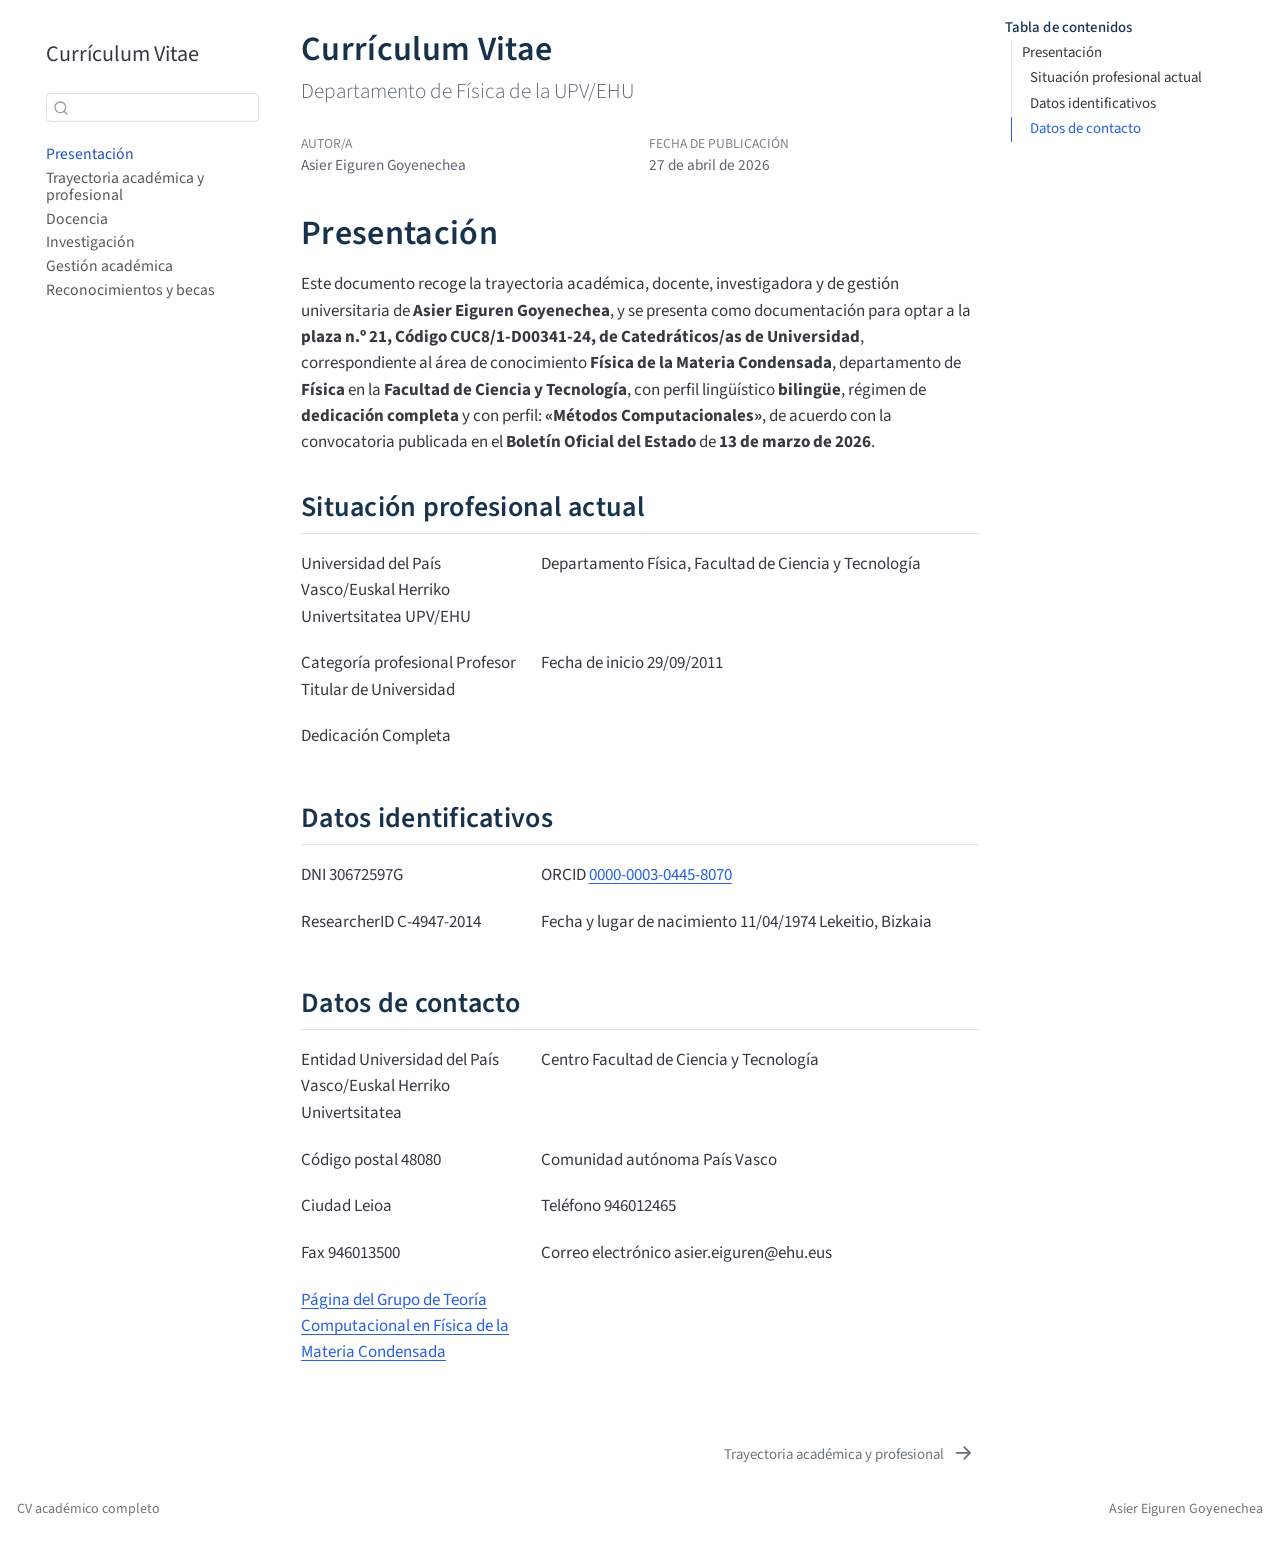
<file: index.html>
<!DOCTYPE html>
<html xmlns="http://www.w3.org/1999/xhtml" lang="es" xml:lang="es"><head>

<meta charset="utf-8">
<meta name="generator" content="quarto-1.8.25">

<meta name="viewport" content="width=device-width, initial-scale=1.0, user-scalable=yes">

<meta name="author" content="Asier Eiguren Goyenechea">

<title>Currículum Vitae</title>
<style>
code{white-space: pre-wrap;}
span.smallcaps{font-variant: small-caps;}
div.columns{display: flex; gap: min(4vw, 1.5em);}
div.column{flex: auto; overflow-x: auto;}
div.hanging-indent{margin-left: 1.5em; text-indent: -1.5em;}
ul.task-list{list-style: none;}
ul.task-list li input[type="checkbox"] {
  width: 0.8em;
  margin: 0 0.8em 0.2em -1em; /* quarto-specific, see https://github.com/quarto-dev/quarto-cli/issues/4556 */ 
  vertical-align: middle;
}
</style>


<script src="site_libs/quarto-nav/quarto-nav.js"></script>
<script src="site_libs/quarto-nav/headroom.min.js"></script>
<script src="site_libs/clipboard/clipboard.min.js"></script>
<script src="site_libs/quarto-search/autocomplete.umd.js"></script>
<script src="site_libs/quarto-search/fuse.min.js"></script>
<script src="site_libs/quarto-search/quarto-search.js"></script>
<meta name="quarto:offset" content="./">
<link href="./01-trayectoria.html" rel="next">
<script src="site_libs/quarto-html/quarto.js" type="module"></script>
<script src="site_libs/quarto-html/tabsets/tabsets.js" type="module"></script>
<script src="site_libs/quarto-html/axe/axe-check.js" type="module"></script>
<script src="site_libs/quarto-html/popper.min.js"></script>
<script src="site_libs/quarto-html/tippy.umd.min.js"></script>
<script src="site_libs/quarto-html/anchor.min.js"></script>
<link href="site_libs/quarto-html/tippy.css" rel="stylesheet">
<link href="site_libs/quarto-html/quarto-syntax-highlighting-7b89279ff1a6dce999919e0e67d4d9ec.css" rel="stylesheet" id="quarto-text-highlighting-styles">
<script src="site_libs/bootstrap/bootstrap.min.js"></script>
<link href="site_libs/bootstrap/bootstrap-icons.css" rel="stylesheet">
<link href="site_libs/bootstrap/bootstrap-e6bd158cc6aedcd27d3b7739fb1312fc.min.css" rel="stylesheet" append-hash="true" id="quarto-bootstrap" data-mode="light">
<script id="quarto-search-options" type="application/json">{
  "location": "sidebar",
  "copy-button": false,
  "collapse-after": 3,
  "panel-placement": "start",
  "type": "textbox",
  "limit": 50,
  "keyboard-shortcut": [
    "f",
    "/",
    "s"
  ],
  "show-item-context": false,
  "language": {
    "search-no-results-text": "No se han encontrado resultados",
    "search-matching-documents-text": "documentos encontrados",
    "search-copy-link-title": "Copiar el enlace en la búsqueda",
    "search-hide-matches-text": "Ocultar resultados adicionales",
    "search-more-match-text": "resultado adicional en este documento",
    "search-more-matches-text": "resultados adicionales en este documento",
    "search-clear-button-title": "Borrar",
    "search-text-placeholder": "",
    "search-detached-cancel-button-title": "Cancelar",
    "search-submit-button-title": "Enviar",
    "search-label": "Buscar"
  }
}</script>
<style>html{ scroll-behavior: smooth; }</style>


<link rel="stylesheet" href="styles.css">
</head>

<body class="nav-sidebar floating quarto-light">

<div id="quarto-search-results"></div>
  <header id="quarto-header" class="headroom fixed-top">
  <nav class="quarto-secondary-nav">
    <div class="container-fluid d-flex">
      <button type="button" class="quarto-btn-toggle btn" data-bs-toggle="collapse" role="button" data-bs-target=".quarto-sidebar-collapse-item" aria-controls="quarto-sidebar" aria-expanded="false" aria-label="Alternar barra lateral" onclick="if (window.quartoToggleHeadroom) { window.quartoToggleHeadroom(); }">
        <i class="bi bi-layout-text-sidebar-reverse"></i>
      </button>
        <nav class="quarto-page-breadcrumbs" aria-label="breadcrumb"><ol class="breadcrumb"><li class="breadcrumb-item"><a href="./index.html"><span class="chapter-title">Presentación</span></a></li></ol></nav>
        <a class="flex-grow-1" role="navigation" data-bs-toggle="collapse" data-bs-target=".quarto-sidebar-collapse-item" aria-controls="quarto-sidebar" aria-expanded="false" aria-label="Alternar barra lateral" onclick="if (window.quartoToggleHeadroom) { window.quartoToggleHeadroom(); }">      
        </a>
      <button type="button" class="btn quarto-search-button" aria-label="Buscar" onclick="window.quartoOpenSearch();">
        <i class="bi bi-search"></i>
      </button>
    </div>
  </nav>
</header>
<!-- content -->
<div id="quarto-content" class="quarto-container page-columns page-rows-contents page-layout-article">
<!-- sidebar -->
  <nav id="quarto-sidebar" class="sidebar collapse collapse-horizontal quarto-sidebar-collapse-item sidebar-navigation floating overflow-auto">
    <div class="pt-lg-2 mt-2 text-left sidebar-header sidebar-header-stacked">
      <a href="./index.html" class="sidebar-logo-link">
      </a>
    <div class="sidebar-title mb-0 py-0">
      <a href="./">Currículum Vitae</a> 
    </div>
      </div>
        <div class="mt-2 flex-shrink-0 align-items-center">
        <div class="sidebar-search">
        <div id="quarto-search" class="" title="Buscar"></div>
        </div>
        </div>
    <div class="sidebar-menu-container"> 
    <ul class="list-unstyled mt-1">
        <li class="sidebar-item">
  <div class="sidebar-item-container"> 
  <a href="./index.html" class="sidebar-item-text sidebar-link active"><span class="chapter-title">Presentación</span></a>
  </div>
</li>
        <li class="sidebar-item">
  <div class="sidebar-item-container"> 
  <a href="./01-trayectoria.html" class="sidebar-item-text sidebar-link"><span class="chapter-title">Trayectoria académica y profesional</span></a>
  </div>
</li>
        <li class="sidebar-item">
  <div class="sidebar-item-container"> 
  <a href="./02-docencia.html" class="sidebar-item-text sidebar-link"><span class="chapter-title">Docencia</span></a>
  </div>
</li>
        <li class="sidebar-item">
  <div class="sidebar-item-container"> 
  <a href="./03-investigacion.html" class="sidebar-item-text sidebar-link"><span class="chapter-title">Investigación</span></a>
  </div>
</li>
        <li class="sidebar-item">
  <div class="sidebar-item-container"> 
  <a href="./05-gestion.html" class="sidebar-item-text sidebar-link"><span class="chapter-title">Gestión académica</span></a>
  </div>
</li>
        <li class="sidebar-item">
  <div class="sidebar-item-container"> 
  <a href="./06-premios.html" class="sidebar-item-text sidebar-link"><span class="chapter-title">Reconocimientos y becas</span></a>
  </div>
</li>
    </ul>
    </div>
</nav>
<div id="quarto-sidebar-glass" class="quarto-sidebar-collapse-item" data-bs-toggle="collapse" data-bs-target=".quarto-sidebar-collapse-item"></div>
<!-- margin-sidebar -->
    <div id="quarto-margin-sidebar" class="sidebar margin-sidebar">
        <nav id="TOC" role="doc-toc" class="toc-active">
    <h2 id="toc-title">Tabla de contenidos</h2>
   
  <ul>
  <li><a href="#presentación" id="toc-presentación" class="nav-link active" data-scroll-target="#presentación">Presentación</a>
  <ul class="collapse">
  <li><a href="#situación-profesional-actual" id="toc-situación-profesional-actual" class="nav-link" data-scroll-target="#situación-profesional-actual">Situación profesional actual</a></li>
  <li><a href="#datos-identificativos" id="toc-datos-identificativos" class="nav-link" data-scroll-target="#datos-identificativos">Datos identificativos</a></li>
  <li><a href="#datos-de-contacto" id="toc-datos-de-contacto" class="nav-link" data-scroll-target="#datos-de-contacto">Datos de contacto</a></li>
  </ul></li>
  </ul>
</nav>
    </div>
<!-- main -->
<main class="content" id="quarto-document-content">

<header id="title-block-header" class="quarto-title-block default">
<div class="quarto-title">
<h1 class="title">Currículum Vitae</h1>
<p class="subtitle lead">Departamento de Física de la UPV/EHU</p>
</div>



<div class="quarto-title-meta">

    <div>
    <div class="quarto-title-meta-heading">Autor/a</div>
    <div class="quarto-title-meta-contents">
             <p>Asier Eiguren Goyenechea </p>
          </div>
  </div>
    
    <div>
    <div class="quarto-title-meta-heading">Fecha de publicación</div>
    <div class="quarto-title-meta-contents">
      <p class="date">27 de abril de 2026</p>
    </div>
  </div>
  
    
  </div>
  


</header>


<section id="presentación" class="level1">
<h1>Presentación</h1>
<p>Este documento recoge la trayectoria académica, docente, investigadora y de gestión universitaria de <strong>Asier Eiguren Goyenechea</strong>, y se presenta como documentación para optar a la <strong>plaza n.º 21, Código CUC8/1-D00341-24, de Catedráticos/as de Universidad</strong>, correspondiente al área de conocimiento <strong>Física de la Materia Condensada</strong>, departamento de <strong>Física</strong> en la <strong>Facultad de Ciencia y Tecnología</strong>, con perfil lingüístico <strong>bilingüe</strong>, régimen de <strong>dedicación completa</strong> y con perfil: <strong>«Métodos Computacionales»</strong>, de acuerdo con la convocatoria publicada en el <strong>Boletín Oficial del Estado</strong> de <strong>13 de marzo de 2026</strong>.</p>
<section id="situación-profesional-actual" class="level2">
<h2 class="anchored" data-anchor-id="situación-profesional-actual">Situación profesional actual</h2>
<div class="cv-grid">
<p>Universidad del País Vasco/Euskal Herriko Univertsitatea UPV/EHU</p>
<p>Departamento Física, Facultad de Ciencia y Tecnología</p>
<p>Categoría profesional Profesor Titular de Universidad</p>
<p>Fecha de inicio 29/09/2011</p>
<p>Dedicación Completa</p>
</div>
</section>
<section id="datos-identificativos" class="level2">
<h2 class="anchored" data-anchor-id="datos-identificativos">Datos identificativos</h2>
<div class="cv-grid">
<p>DNI 30672597G</p>
<p>ORCID <a href="https://orcid.org/0000-0003-0445-8070">0000-0003-0445-8070</a></p>
<p>ResearcherID C-4947-2014</p>
<p>Fecha y lugar de nacimiento 11/04/1974 Lekeitio, Bizkaia</p>
</div>
</section>
<section id="datos-de-contacto" class="level2">
<h2 class="anchored" data-anchor-id="datos-de-contacto">Datos de contacto</h2>
<div class="cv-grid">
<p>Entidad Universidad del País Vasco/Euskal Herriko Univertsitatea</p>
<p>Centro Facultad de Ciencia y Tecnología</p>
<p>Código postal 48080</p>
<p>Comunidad autónoma País Vasco</p>
<p>Ciudad Leioa</p>
<p>Teléfono 946012465</p>
<p>Fax 946013500</p>
<p>Correo electrónico asier.eiguren@ehu.eus</p>
<p><a href="https://www.ehu.eus/es/web/computational-many-body-theory/home">Página del Grupo de Teoría Computacional en Física de la Materia Condensada</a></p>
</div>


</section>
</section>

</main> <!-- /main -->
<script id="quarto-html-after-body" type="application/javascript">
  window.document.addEventListener("DOMContentLoaded", function (event) {
    const icon = "";
    const anchorJS = new window.AnchorJS();
    anchorJS.options = {
      placement: 'right',
      icon: icon
    };
    anchorJS.add('.anchored');
    const isCodeAnnotation = (el) => {
      for (const clz of el.classList) {
        if (clz.startsWith('code-annotation-')) {                     
          return true;
        }
      }
      return false;
    }
    const onCopySuccess = function(e) {
      // button target
      const button = e.trigger;
      // don't keep focus
      button.blur();
      // flash "checked"
      button.classList.add('code-copy-button-checked');
      var currentTitle = button.getAttribute("title");
      button.setAttribute("title", "Copiado");
      let tooltip;
      if (window.bootstrap) {
        button.setAttribute("data-bs-toggle", "tooltip");
        button.setAttribute("data-bs-placement", "left");
        button.setAttribute("data-bs-title", "Copiado");
        tooltip = new bootstrap.Tooltip(button, 
          { trigger: "manual", 
            customClass: "code-copy-button-tooltip",
            offset: [0, -8]});
        tooltip.show();    
      }
      setTimeout(function() {
        if (tooltip) {
          tooltip.hide();
          button.removeAttribute("data-bs-title");
          button.removeAttribute("data-bs-toggle");
          button.removeAttribute("data-bs-placement");
        }
        button.setAttribute("title", currentTitle);
        button.classList.remove('code-copy-button-checked');
      }, 1000);
      // clear code selection
      e.clearSelection();
    }
    const getTextToCopy = function(trigger) {
      const outerScaffold = trigger.parentElement.cloneNode(true);
      const codeEl = outerScaffold.querySelector('code');
      for (const childEl of codeEl.children) {
        if (isCodeAnnotation(childEl)) {
          childEl.remove();
        }
      }
      return codeEl.innerText;
    }
    const clipboard = new window.ClipboardJS('.code-copy-button:not([data-in-quarto-modal])', {
      text: getTextToCopy
    });
    clipboard.on('success', onCopySuccess);
    if (window.document.getElementById('quarto-embedded-source-code-modal')) {
      const clipboardModal = new window.ClipboardJS('.code-copy-button[data-in-quarto-modal]', {
        text: getTextToCopy,
        container: window.document.getElementById('quarto-embedded-source-code-modal')
      });
      clipboardModal.on('success', onCopySuccess);
    }
      var localhostRegex = new RegExp(/^(?:http|https):\/\/localhost\:?[0-9]*\//);
      var mailtoRegex = new RegExp(/^mailto:/);
        var filterRegex = new RegExp('/' + window.location.host + '/');
      var isInternal = (href) => {
          return filterRegex.test(href) || localhostRegex.test(href) || mailtoRegex.test(href);
      }
      // Inspect non-navigation links and adorn them if external
     var links = window.document.querySelectorAll('a[href]:not(.nav-link):not(.navbar-brand):not(.toc-action):not(.sidebar-link):not(.sidebar-item-toggle):not(.pagination-link):not(.no-external):not([aria-hidden]):not(.dropdown-item):not(.quarto-navigation-tool):not(.about-link)');
      for (var i=0; i<links.length; i++) {
        const link = links[i];
        if (!isInternal(link.href)) {
          // undo the damage that might have been done by quarto-nav.js in the case of
          // links that we want to consider external
          if (link.dataset.originalHref !== undefined) {
            link.href = link.dataset.originalHref;
          }
        }
      }
    function tippyHover(el, contentFn, onTriggerFn, onUntriggerFn) {
      const config = {
        allowHTML: true,
        maxWidth: 500,
        delay: 100,
        arrow: false,
        appendTo: function(el) {
            return el.parentElement;
        },
        interactive: true,
        interactiveBorder: 10,
        theme: 'quarto',
        placement: 'bottom-start',
      };
      if (contentFn) {
        config.content = contentFn;
      }
      if (onTriggerFn) {
        config.onTrigger = onTriggerFn;
      }
      if (onUntriggerFn) {
        config.onUntrigger = onUntriggerFn;
      }
      window.tippy(el, config); 
    }
    const noterefs = window.document.querySelectorAll('a[role="doc-noteref"]');
    for (var i=0; i<noterefs.length; i++) {
      const ref = noterefs[i];
      tippyHover(ref, function() {
        // use id or data attribute instead here
        let href = ref.getAttribute('data-footnote-href') || ref.getAttribute('href');
        try { href = new URL(href).hash; } catch {}
        const id = href.replace(/^#\/?/, "");
        const note = window.document.getElementById(id);
        if (note) {
          return note.innerHTML;
        } else {
          return "";
        }
      });
    }
    const xrefs = window.document.querySelectorAll('a.quarto-xref');
    const processXRef = (id, note) => {
      // Strip column container classes
      const stripColumnClz = (el) => {
        el.classList.remove("page-full", "page-columns");
        if (el.children) {
          for (const child of el.children) {
            stripColumnClz(child);
          }
        }
      }
      stripColumnClz(note)
      if (id === null || id.startsWith('sec-')) {
        // Special case sections, only their first couple elements
        const container = document.createElement("div");
        if (note.children && note.children.length > 2) {
          container.appendChild(note.children[0].cloneNode(true));
          for (let i = 1; i < note.children.length; i++) {
            const child = note.children[i];
            if (child.tagName === "P" && child.innerText === "") {
              continue;
            } else {
              container.appendChild(child.cloneNode(true));
              break;
            }
          }
          if (window.Quarto?.typesetMath) {
            window.Quarto.typesetMath(container);
          }
          return container.innerHTML
        } else {
          if (window.Quarto?.typesetMath) {
            window.Quarto.typesetMath(note);
          }
          return note.innerHTML;
        }
      } else {
        // Remove any anchor links if they are present
        const anchorLink = note.querySelector('a.anchorjs-link');
        if (anchorLink) {
          anchorLink.remove();
        }
        if (window.Quarto?.typesetMath) {
          window.Quarto.typesetMath(note);
        }
        if (note.classList.contains("callout")) {
          return note.outerHTML;
        } else {
          return note.innerHTML;
        }
      }
    }
    for (var i=0; i<xrefs.length; i++) {
      const xref = xrefs[i];
      tippyHover(xref, undefined, function(instance) {
        instance.disable();
        let url = xref.getAttribute('href');
        let hash = undefined; 
        if (url.startsWith('#')) {
          hash = url;
        } else {
          try { hash = new URL(url).hash; } catch {}
        }
        if (hash) {
          const id = hash.replace(/^#\/?/, "");
          const note = window.document.getElementById(id);
          if (note !== null) {
            try {
              const html = processXRef(id, note.cloneNode(true));
              instance.setContent(html);
            } finally {
              instance.enable();
              instance.show();
            }
          } else {
            // See if we can fetch this
            fetch(url.split('#')[0])
            .then(res => res.text())
            .then(html => {
              const parser = new DOMParser();
              const htmlDoc = parser.parseFromString(html, "text/html");
              const note = htmlDoc.getElementById(id);
              if (note !== null) {
                const html = processXRef(id, note);
                instance.setContent(html);
              } 
            }).finally(() => {
              instance.enable();
              instance.show();
            });
          }
        } else {
          // See if we can fetch a full url (with no hash to target)
          // This is a special case and we should probably do some content thinning / targeting
          fetch(url)
          .then(res => res.text())
          .then(html => {
            const parser = new DOMParser();
            const htmlDoc = parser.parseFromString(html, "text/html");
            const note = htmlDoc.querySelector('main.content');
            if (note !== null) {
              // This should only happen for chapter cross references
              // (since there is no id in the URL)
              // remove the first header
              if (note.children.length > 0 && note.children[0].tagName === "HEADER") {
                note.children[0].remove();
              }
              const html = processXRef(null, note);
              instance.setContent(html);
            } 
          }).finally(() => {
            instance.enable();
            instance.show();
          });
        }
      }, function(instance) {
      });
    }
        let selectedAnnoteEl;
        const selectorForAnnotation = ( cell, annotation) => {
          let cellAttr = 'data-code-cell="' + cell + '"';
          let lineAttr = 'data-code-annotation="' +  annotation + '"';
          const selector = 'span[' + cellAttr + '][' + lineAttr + ']';
          return selector;
        }
        const selectCodeLines = (annoteEl) => {
          const doc = window.document;
          const targetCell = annoteEl.getAttribute("data-target-cell");
          const targetAnnotation = annoteEl.getAttribute("data-target-annotation");
          const annoteSpan = window.document.querySelector(selectorForAnnotation(targetCell, targetAnnotation));
          const lines = annoteSpan.getAttribute("data-code-lines").split(",");
          const lineIds = lines.map((line) => {
            return targetCell + "-" + line;
          })
          let top = null;
          let height = null;
          let parent = null;
          if (lineIds.length > 0) {
              //compute the position of the single el (top and bottom and make a div)
              const el = window.document.getElementById(lineIds[0]);
              top = el.offsetTop;
              height = el.offsetHeight;
              parent = el.parentElement.parentElement;
            if (lineIds.length > 1) {
              const lastEl = window.document.getElementById(lineIds[lineIds.length - 1]);
              const bottom = lastEl.offsetTop + lastEl.offsetHeight;
              height = bottom - top;
            }
            if (top !== null && height !== null && parent !== null) {
              // cook up a div (if necessary) and position it 
              let div = window.document.getElementById("code-annotation-line-highlight");
              if (div === null) {
                div = window.document.createElement("div");
                div.setAttribute("id", "code-annotation-line-highlight");
                div.style.position = 'absolute';
                parent.appendChild(div);
              }
              div.style.top = top - 2 + "px";
              div.style.height = height + 4 + "px";
              div.style.left = 0;
              let gutterDiv = window.document.getElementById("code-annotation-line-highlight-gutter");
              if (gutterDiv === null) {
                gutterDiv = window.document.createElement("div");
                gutterDiv.setAttribute("id", "code-annotation-line-highlight-gutter");
                gutterDiv.style.position = 'absolute';
                const codeCell = window.document.getElementById(targetCell);
                const gutter = codeCell.querySelector('.code-annotation-gutter');
                gutter.appendChild(gutterDiv);
              }
              gutterDiv.style.top = top - 2 + "px";
              gutterDiv.style.height = height + 4 + "px";
            }
            selectedAnnoteEl = annoteEl;
          }
        };
        const unselectCodeLines = () => {
          const elementsIds = ["code-annotation-line-highlight", "code-annotation-line-highlight-gutter"];
          elementsIds.forEach((elId) => {
            const div = window.document.getElementById(elId);
            if (div) {
              div.remove();
            }
          });
          selectedAnnoteEl = undefined;
        };
          // Handle positioning of the toggle
      window.addEventListener(
        "resize",
        throttle(() => {
          elRect = undefined;
          if (selectedAnnoteEl) {
            selectCodeLines(selectedAnnoteEl);
          }
        }, 10)
      );
      function throttle(fn, ms) {
      let throttle = false;
      let timer;
        return (...args) => {
          if(!throttle) { // first call gets through
              fn.apply(this, args);
              throttle = true;
          } else { // all the others get throttled
              if(timer) clearTimeout(timer); // cancel #2
              timer = setTimeout(() => {
                fn.apply(this, args);
                timer = throttle = false;
              }, ms);
          }
        };
      }
        // Attach click handler to the DT
        const annoteDls = window.document.querySelectorAll('dt[data-target-cell]');
        for (const annoteDlNode of annoteDls) {
          annoteDlNode.addEventListener('click', (event) => {
            const clickedEl = event.target;
            if (clickedEl !== selectedAnnoteEl) {
              unselectCodeLines();
              const activeEl = window.document.querySelector('dt[data-target-cell].code-annotation-active');
              if (activeEl) {
                activeEl.classList.remove('code-annotation-active');
              }
              selectCodeLines(clickedEl);
              clickedEl.classList.add('code-annotation-active');
            } else {
              // Unselect the line
              unselectCodeLines();
              clickedEl.classList.remove('code-annotation-active');
            }
          });
        }
    const findCites = (el) => {
      const parentEl = el.parentElement;
      if (parentEl) {
        const cites = parentEl.dataset.cites;
        if (cites) {
          return {
            el,
            cites: cites.split(' ')
          };
        } else {
          return findCites(el.parentElement)
        }
      } else {
        return undefined;
      }
    };
    var bibliorefs = window.document.querySelectorAll('a[role="doc-biblioref"]');
    for (var i=0; i<bibliorefs.length; i++) {
      const ref = bibliorefs[i];
      const citeInfo = findCites(ref);
      if (citeInfo) {
        tippyHover(citeInfo.el, function() {
          var popup = window.document.createElement('div');
          citeInfo.cites.forEach(function(cite) {
            var citeDiv = window.document.createElement('div');
            citeDiv.classList.add('hanging-indent');
            citeDiv.classList.add('csl-entry');
            var biblioDiv = window.document.getElementById('ref-' + cite);
            if (biblioDiv) {
              citeDiv.innerHTML = biblioDiv.innerHTML;
            }
            popup.appendChild(citeDiv);
          });
          return popup.innerHTML;
        });
      }
    }
  });
  </script>
<nav class="page-navigation">
  <div class="nav-page nav-page-previous">
  </div>
  <div class="nav-page nav-page-next">
      <a href="./01-trayectoria.html" class="pagination-link" aria-label="Trayectoria académica y profesional">
        <span class="nav-page-text"><span class="chapter-title">Trayectoria académica y profesional</span></span> <i class="bi bi-arrow-right-short"></i>
      </a>
  </div>
</nav>
</div> <!-- /content -->
<footer class="footer">
  <div class="nav-footer">
    <div class="nav-footer-left">
<p>CV académico completo</p>
</div>   
    <div class="nav-footer-center">
      &nbsp;
    </div>
    <div class="nav-footer-right">
<p>Asier Eiguren Goyenechea</p>
</div>
  </div>
</footer>




<script src="site_libs/quarto-html/zenscroll-min.js"></script>
</body></html>
</file>
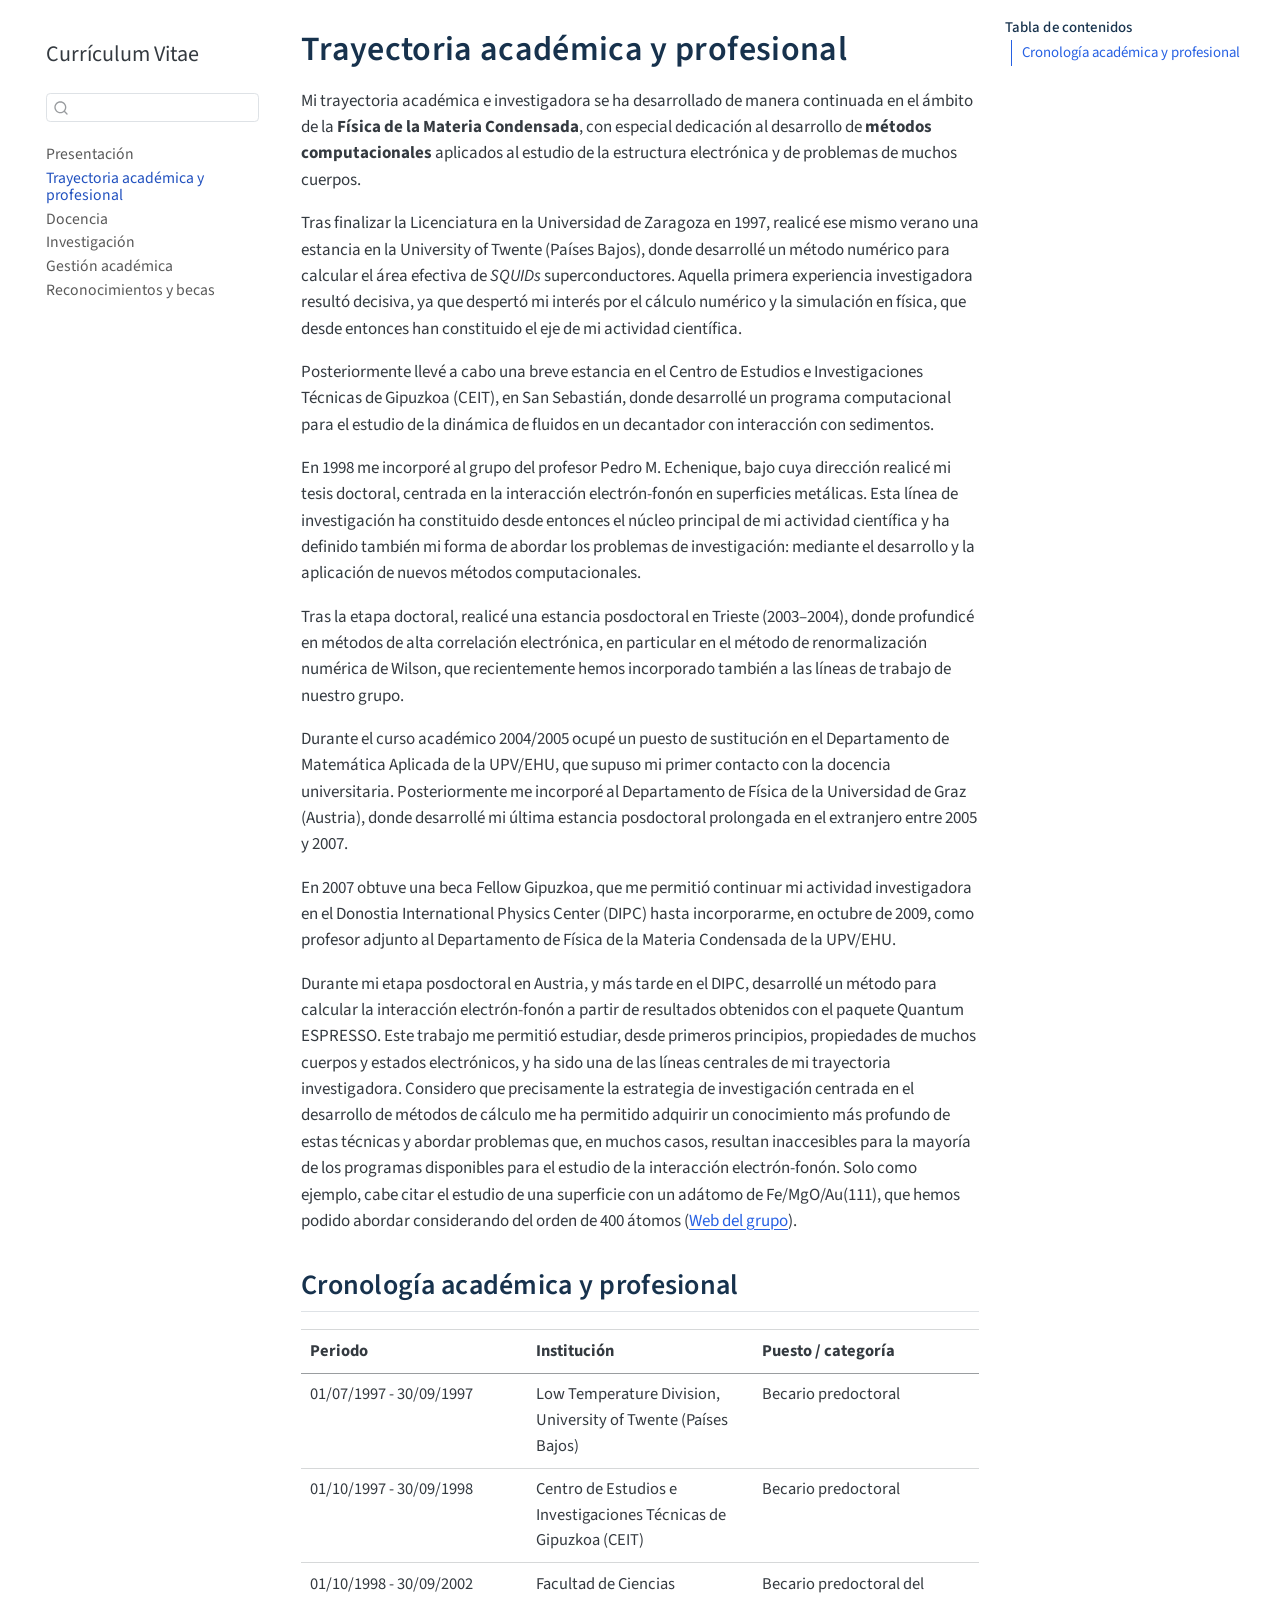
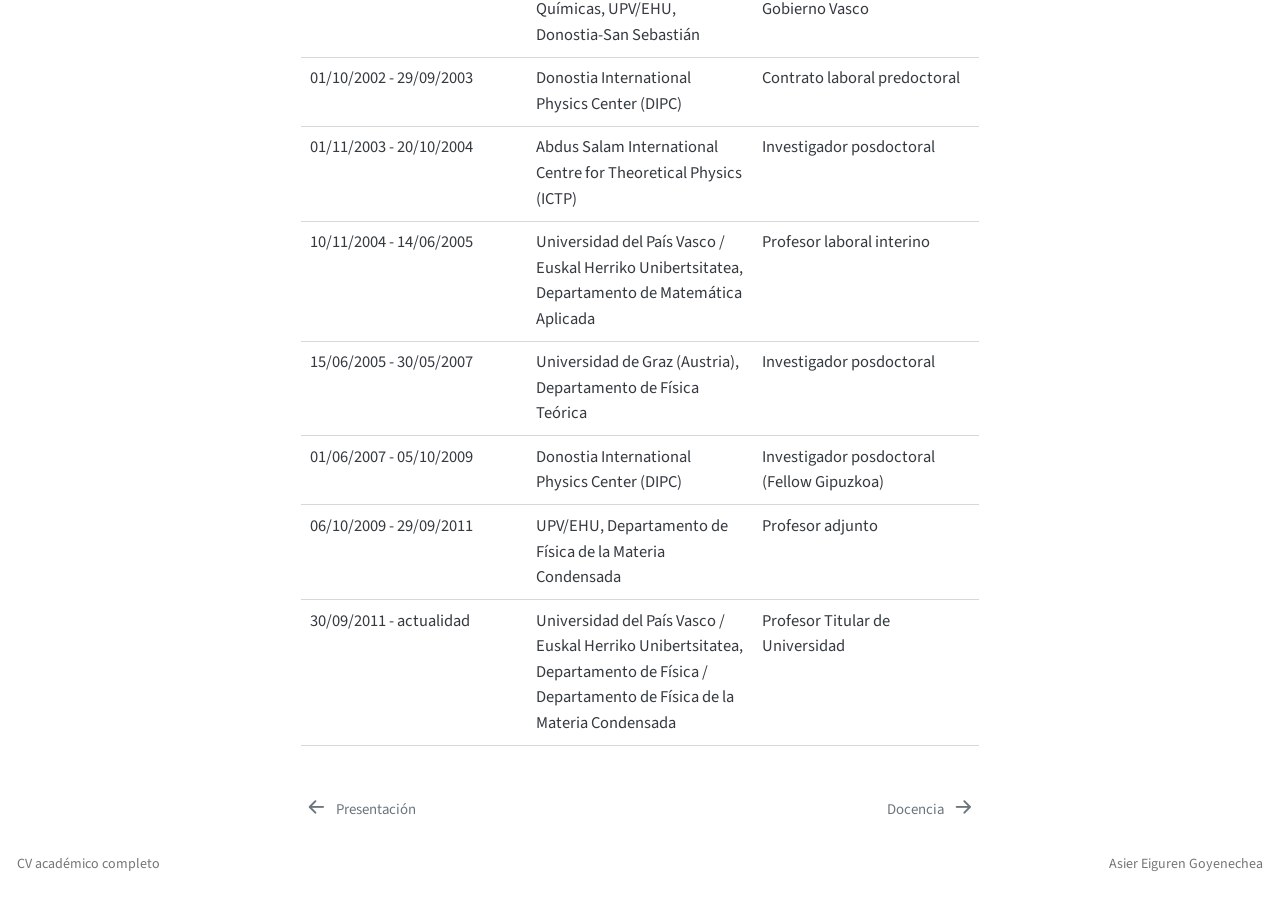
<file: 01-trayectoria.html>
<!DOCTYPE html>
<html xmlns="http://www.w3.org/1999/xhtml" lang="es" xml:lang="es"><head>

<meta charset="utf-8">
<meta name="generator" content="quarto-1.8.25">

<meta name="viewport" content="width=device-width, initial-scale=1.0, user-scalable=yes">


<title>Trayectoria académica y profesional – Currículum Vitae</title>
<style>
code{white-space: pre-wrap;}
span.smallcaps{font-variant: small-caps;}
div.columns{display: flex; gap: min(4vw, 1.5em);}
div.column{flex: auto; overflow-x: auto;}
div.hanging-indent{margin-left: 1.5em; text-indent: -1.5em;}
ul.task-list{list-style: none;}
ul.task-list li input[type="checkbox"] {
  width: 0.8em;
  margin: 0 0.8em 0.2em -1em; /* quarto-specific, see https://github.com/quarto-dev/quarto-cli/issues/4556 */ 
  vertical-align: middle;
}
</style>


<script src="site_libs/quarto-nav/quarto-nav.js"></script>
<script src="site_libs/quarto-nav/headroom.min.js"></script>
<script src="site_libs/clipboard/clipboard.min.js"></script>
<script src="site_libs/quarto-search/autocomplete.umd.js"></script>
<script src="site_libs/quarto-search/fuse.min.js"></script>
<script src="site_libs/quarto-search/quarto-search.js"></script>
<meta name="quarto:offset" content="./">
<link href="./02-docencia.html" rel="next">
<link href="./index.html" rel="prev">
<script src="site_libs/quarto-html/quarto.js" type="module"></script>
<script src="site_libs/quarto-html/tabsets/tabsets.js" type="module"></script>
<script src="site_libs/quarto-html/axe/axe-check.js" type="module"></script>
<script src="site_libs/quarto-html/popper.min.js"></script>
<script src="site_libs/quarto-html/tippy.umd.min.js"></script>
<script src="site_libs/quarto-html/anchor.min.js"></script>
<link href="site_libs/quarto-html/tippy.css" rel="stylesheet">
<link href="site_libs/quarto-html/quarto-syntax-highlighting-7b89279ff1a6dce999919e0e67d4d9ec.css" rel="stylesheet" id="quarto-text-highlighting-styles">
<script src="site_libs/bootstrap/bootstrap.min.js"></script>
<link href="site_libs/bootstrap/bootstrap-icons.css" rel="stylesheet">
<link href="site_libs/bootstrap/bootstrap-e6bd158cc6aedcd27d3b7739fb1312fc.min.css" rel="stylesheet" append-hash="true" id="quarto-bootstrap" data-mode="light">
<script id="quarto-search-options" type="application/json">{
  "location": "sidebar",
  "copy-button": false,
  "collapse-after": 3,
  "panel-placement": "start",
  "type": "textbox",
  "limit": 50,
  "keyboard-shortcut": [
    "f",
    "/",
    "s"
  ],
  "show-item-context": false,
  "language": {
    "search-no-results-text": "No se han encontrado resultados",
    "search-matching-documents-text": "documentos encontrados",
    "search-copy-link-title": "Copiar el enlace en la búsqueda",
    "search-hide-matches-text": "Ocultar resultados adicionales",
    "search-more-match-text": "resultado adicional en este documento",
    "search-more-matches-text": "resultados adicionales en este documento",
    "search-clear-button-title": "Borrar",
    "search-text-placeholder": "",
    "search-detached-cancel-button-title": "Cancelar",
    "search-submit-button-title": "Enviar",
    "search-label": "Buscar"
  }
}</script>
<style>html{ scroll-behavior: smooth; }</style>


<link rel="stylesheet" href="styles.css">
</head>

<body class="nav-sidebar floating quarto-light">

<div id="quarto-search-results"></div>
  <header id="quarto-header" class="headroom fixed-top">
  <nav class="quarto-secondary-nav">
    <div class="container-fluid d-flex">
      <button type="button" class="quarto-btn-toggle btn" data-bs-toggle="collapse" role="button" data-bs-target=".quarto-sidebar-collapse-item" aria-controls="quarto-sidebar" aria-expanded="false" aria-label="Alternar barra lateral" onclick="if (window.quartoToggleHeadroom) { window.quartoToggleHeadroom(); }">
        <i class="bi bi-layout-text-sidebar-reverse"></i>
      </button>
        <nav class="quarto-page-breadcrumbs" aria-label="breadcrumb"><ol class="breadcrumb"><li class="breadcrumb-item"><a href="./01-trayectoria.html"><span class="chapter-title">Trayectoria académica y profesional</span></a></li></ol></nav>
        <a class="flex-grow-1" role="navigation" data-bs-toggle="collapse" data-bs-target=".quarto-sidebar-collapse-item" aria-controls="quarto-sidebar" aria-expanded="false" aria-label="Alternar barra lateral" onclick="if (window.quartoToggleHeadroom) { window.quartoToggleHeadroom(); }">      
        </a>
      <button type="button" class="btn quarto-search-button" aria-label="Buscar" onclick="window.quartoOpenSearch();">
        <i class="bi bi-search"></i>
      </button>
    </div>
  </nav>
</header>
<!-- content -->
<div id="quarto-content" class="quarto-container page-columns page-rows-contents page-layout-article">
<!-- sidebar -->
  <nav id="quarto-sidebar" class="sidebar collapse collapse-horizontal quarto-sidebar-collapse-item sidebar-navigation floating overflow-auto">
    <div class="pt-lg-2 mt-2 text-left sidebar-header sidebar-header-stacked">
      <a href="./index.html" class="sidebar-logo-link">
      </a>
    <div class="sidebar-title mb-0 py-0">
      <a href="./">Currículum Vitae</a> 
    </div>
      </div>
        <div class="mt-2 flex-shrink-0 align-items-center">
        <div class="sidebar-search">
        <div id="quarto-search" class="" title="Buscar"></div>
        </div>
        </div>
    <div class="sidebar-menu-container"> 
    <ul class="list-unstyled mt-1">
        <li class="sidebar-item">
  <div class="sidebar-item-container"> 
  <a href="./index.html" class="sidebar-item-text sidebar-link"><span class="chapter-title">Presentación</span></a>
  </div>
</li>
        <li class="sidebar-item">
  <div class="sidebar-item-container"> 
  <a href="./01-trayectoria.html" class="sidebar-item-text sidebar-link active"><span class="chapter-title">Trayectoria académica y profesional</span></a>
  </div>
</li>
        <li class="sidebar-item">
  <div class="sidebar-item-container"> 
  <a href="./02-docencia.html" class="sidebar-item-text sidebar-link"><span class="chapter-title">Docencia</span></a>
  </div>
</li>
        <li class="sidebar-item">
  <div class="sidebar-item-container"> 
  <a href="./03-investigacion.html" class="sidebar-item-text sidebar-link"><span class="chapter-title">Investigación</span></a>
  </div>
</li>
        <li class="sidebar-item">
  <div class="sidebar-item-container"> 
  <a href="./05-gestion.html" class="sidebar-item-text sidebar-link"><span class="chapter-title">Gestión académica</span></a>
  </div>
</li>
        <li class="sidebar-item">
  <div class="sidebar-item-container"> 
  <a href="./06-premios.html" class="sidebar-item-text sidebar-link"><span class="chapter-title">Reconocimientos y becas</span></a>
  </div>
</li>
    </ul>
    </div>
</nav>
<div id="quarto-sidebar-glass" class="quarto-sidebar-collapse-item" data-bs-toggle="collapse" data-bs-target=".quarto-sidebar-collapse-item"></div>
<!-- margin-sidebar -->
    <div id="quarto-margin-sidebar" class="sidebar margin-sidebar">
        <nav id="TOC" role="doc-toc" class="toc-active">
    <h2 id="toc-title">Tabla de contenidos</h2>
   
  <ul>
  <li><a href="#cronología-académica-y-profesional" id="toc-cronología-académica-y-profesional" class="nav-link active" data-scroll-target="#cronología-académica-y-profesional">Cronología académica y profesional</a></li>
  </ul>
</nav>
    </div>
<!-- main -->
<main class="content" id="quarto-document-content">

<header id="title-block-header" class="quarto-title-block default">
<div class="quarto-title">
<h1 class="title"><span class="chapter-title">Trayectoria académica y profesional</span></h1>
</div>



<div class="quarto-title-meta">

    
  
    
  </div>
  


</header>


<p>Mi trayectoria académica e investigadora se ha desarrollado de manera continuada en el ámbito de la <strong>Física de la Materia Condensada</strong>, con especial dedicación al desarrollo de <strong>métodos computacionales</strong> aplicados al estudio de la estructura electrónica y de problemas de muchos cuerpos.</p>
<p>Tras finalizar la Licenciatura en la Universidad de Zaragoza en 1997, realicé ese mismo verano una estancia en la University of Twente (Países Bajos), donde desarrollé un método numérico para calcular el área efectiva de <em>SQUIDs</em> superconductores. Aquella primera experiencia investigadora resultó decisiva, ya que despertó mi interés por el cálculo numérico y la simulación en física, que desde entonces han constituido el eje de mi actividad científica.</p>
<p>Posteriormente llevé a cabo una breve estancia en el Centro de Estudios e Investigaciones Técnicas de Gipuzkoa (CEIT), en San Sebastián, donde desarrollé un programa computacional para el estudio de la dinámica de fluidos en un decantador con interacción con sedimentos.</p>
<p>En 1998 me incorporé al grupo del profesor Pedro M. Echenique, bajo cuya dirección realicé mi tesis doctoral, centrada en la interacción electrón-fonón en superficies metálicas. Esta línea de investigación ha constituido desde entonces el núcleo principal de mi actividad científica y ha definido también mi forma de abordar los problemas de investigación: mediante el desarrollo y la aplicación de nuevos métodos computacionales.</p>
<p>Tras la etapa doctoral, realicé una estancia posdoctoral en Trieste (2003–2004), donde profundicé en métodos de alta correlación electrónica, en particular en el método de renormalización numérica de Wilson, que recientemente hemos incorporado también a las líneas de trabajo de nuestro grupo.</p>
<p>Durante el curso académico 2004/2005 ocupé un puesto de sustitución en el Departamento de Matemática Aplicada de la UPV/EHU, que supuso mi primer contacto con la docencia universitaria. Posteriormente me incorporé al Departamento de Física de la Universidad de Graz (Austria), donde desarrollé mi última estancia posdoctoral prolongada en el extranjero entre 2005 y 2007.</p>
<p>En 2007 obtuve una beca Fellow Gipuzkoa, que me permitió continuar mi actividad investigadora en el Donostia International Physics Center (DIPC) hasta incorporarme, en octubre de 2009, como profesor adjunto al Departamento de Física de la Materia Condensada de la UPV/EHU.</p>
<p>Durante mi etapa posdoctoral en Austria, y más tarde en el DIPC, desarrollé un método para calcular la interacción electrón-fonón a partir de resultados obtenidos con el paquete Quantum ESPRESSO. Este trabajo me permitió estudiar, desde primeros principios, propiedades de muchos cuerpos y estados electrónicos, y ha sido una de las líneas centrales de mi trayectoria investigadora. Considero que precisamente la estrategia de investigación centrada en el desarrollo de métodos de cálculo me ha permitido adquirir un conocimiento más profundo de estas técnicas y abordar problemas que, en muchos casos, resultan inaccesibles para la mayoría de los programas disponibles para el estudio de la interacción electrón-fonón. Solo como ejemplo, cabe citar el estudio de una superficie con un adátomo de Fe/MgO/Au(111), que hemos podido abordar considerando del orden de 400 átomos (<a href="https://www.ehu.eus/es/web/computational-many-body-theory/home">Web del grupo</a>).</p>
<section id="cronología-académica-y-profesional" class="level2">
<h2 class="anchored" data-anchor-id="cronología-académica-y-profesional">Cronología académica y profesional</h2>
<table class="caption-top table">
<colgroup>
<col style="width: 33%">
<col style="width: 33%">
<col style="width: 33%">
</colgroup>
<thead>
<tr class="header">
<th>Periodo</th>
<th>Institución</th>
<th>Puesto / categoría</th>
</tr>
</thead>
<tbody>
<tr class="odd">
<td>01/07/1997 - 30/09/1997</td>
<td>Low Temperature Division, University of Twente (Países Bajos)</td>
<td>Becario predoctoral</td>
</tr>
<tr class="even">
<td>01/10/1997 - 30/09/1998</td>
<td>Centro de Estudios e Investigaciones Técnicas de Gipuzkoa (CEIT)</td>
<td>Becario predoctoral</td>
</tr>
<tr class="odd">
<td>01/10/1998 - 30/09/2002</td>
<td>Facultad de Ciencias Químicas, UPV/EHU, Donostia-San Sebastián</td>
<td>Becario predoctoral del Gobierno Vasco</td>
</tr>
<tr class="even">
<td>01/10/2002 - 29/09/2003</td>
<td>Donostia International Physics Center (DIPC)</td>
<td>Contrato laboral predoctoral</td>
</tr>
<tr class="odd">
<td>01/11/2003 - 20/10/2004</td>
<td>Abdus Salam International Centre for Theoretical Physics (ICTP)</td>
<td>Investigador posdoctoral</td>
</tr>
<tr class="even">
<td>10/11/2004 - 14/06/2005</td>
<td>Universidad del País Vasco / Euskal Herriko Unibertsitatea, Departamento de Matemática Aplicada</td>
<td>Profesor laboral interino</td>
</tr>
<tr class="odd">
<td>15/06/2005 - 30/05/2007</td>
<td>Universidad de Graz (Austria), Departamento de Física Teórica</td>
<td>Investigador posdoctoral</td>
</tr>
<tr class="even">
<td>01/06/2007 - 05/10/2009</td>
<td>Donostia International Physics Center (DIPC)</td>
<td>Investigador posdoctoral (Fellow Gipuzkoa)</td>
</tr>
<tr class="odd">
<td>06/10/2009 - 29/09/2011</td>
<td>UPV/EHU, Departamento de Física de la Materia Condensada</td>
<td>Profesor adjunto</td>
</tr>
<tr class="even">
<td>30/09/2011 - actualidad</td>
<td>Universidad del País Vasco / Euskal Herriko Unibertsitatea, Departamento de Física / Departamento de Física de la Materia Condensada</td>
<td>Profesor Titular de Universidad</td>
</tr>
</tbody>
</table>


</section>

</main> <!-- /main -->
<script id="quarto-html-after-body" type="application/javascript">
  window.document.addEventListener("DOMContentLoaded", function (event) {
    const icon = "";
    const anchorJS = new window.AnchorJS();
    anchorJS.options = {
      placement: 'right',
      icon: icon
    };
    anchorJS.add('.anchored');
    const isCodeAnnotation = (el) => {
      for (const clz of el.classList) {
        if (clz.startsWith('code-annotation-')) {                     
          return true;
        }
      }
      return false;
    }
    const onCopySuccess = function(e) {
      // button target
      const button = e.trigger;
      // don't keep focus
      button.blur();
      // flash "checked"
      button.classList.add('code-copy-button-checked');
      var currentTitle = button.getAttribute("title");
      button.setAttribute("title", "Copiado");
      let tooltip;
      if (window.bootstrap) {
        button.setAttribute("data-bs-toggle", "tooltip");
        button.setAttribute("data-bs-placement", "left");
        button.setAttribute("data-bs-title", "Copiado");
        tooltip = new bootstrap.Tooltip(button, 
          { trigger: "manual", 
            customClass: "code-copy-button-tooltip",
            offset: [0, -8]});
        tooltip.show();    
      }
      setTimeout(function() {
        if (tooltip) {
          tooltip.hide();
          button.removeAttribute("data-bs-title");
          button.removeAttribute("data-bs-toggle");
          button.removeAttribute("data-bs-placement");
        }
        button.setAttribute("title", currentTitle);
        button.classList.remove('code-copy-button-checked');
      }, 1000);
      // clear code selection
      e.clearSelection();
    }
    const getTextToCopy = function(trigger) {
      const outerScaffold = trigger.parentElement.cloneNode(true);
      const codeEl = outerScaffold.querySelector('code');
      for (const childEl of codeEl.children) {
        if (isCodeAnnotation(childEl)) {
          childEl.remove();
        }
      }
      return codeEl.innerText;
    }
    const clipboard = new window.ClipboardJS('.code-copy-button:not([data-in-quarto-modal])', {
      text: getTextToCopy
    });
    clipboard.on('success', onCopySuccess);
    if (window.document.getElementById('quarto-embedded-source-code-modal')) {
      const clipboardModal = new window.ClipboardJS('.code-copy-button[data-in-quarto-modal]', {
        text: getTextToCopy,
        container: window.document.getElementById('quarto-embedded-source-code-modal')
      });
      clipboardModal.on('success', onCopySuccess);
    }
      var localhostRegex = new RegExp(/^(?:http|https):\/\/localhost\:?[0-9]*\//);
      var mailtoRegex = new RegExp(/^mailto:/);
        var filterRegex = new RegExp('/' + window.location.host + '/');
      var isInternal = (href) => {
          return filterRegex.test(href) || localhostRegex.test(href) || mailtoRegex.test(href);
      }
      // Inspect non-navigation links and adorn them if external
     var links = window.document.querySelectorAll('a[href]:not(.nav-link):not(.navbar-brand):not(.toc-action):not(.sidebar-link):not(.sidebar-item-toggle):not(.pagination-link):not(.no-external):not([aria-hidden]):not(.dropdown-item):not(.quarto-navigation-tool):not(.about-link)');
      for (var i=0; i<links.length; i++) {
        const link = links[i];
        if (!isInternal(link.href)) {
          // undo the damage that might have been done by quarto-nav.js in the case of
          // links that we want to consider external
          if (link.dataset.originalHref !== undefined) {
            link.href = link.dataset.originalHref;
          }
        }
      }
    function tippyHover(el, contentFn, onTriggerFn, onUntriggerFn) {
      const config = {
        allowHTML: true,
        maxWidth: 500,
        delay: 100,
        arrow: false,
        appendTo: function(el) {
            return el.parentElement;
        },
        interactive: true,
        interactiveBorder: 10,
        theme: 'quarto',
        placement: 'bottom-start',
      };
      if (contentFn) {
        config.content = contentFn;
      }
      if (onTriggerFn) {
        config.onTrigger = onTriggerFn;
      }
      if (onUntriggerFn) {
        config.onUntrigger = onUntriggerFn;
      }
      window.tippy(el, config); 
    }
    const noterefs = window.document.querySelectorAll('a[role="doc-noteref"]');
    for (var i=0; i<noterefs.length; i++) {
      const ref = noterefs[i];
      tippyHover(ref, function() {
        // use id or data attribute instead here
        let href = ref.getAttribute('data-footnote-href') || ref.getAttribute('href');
        try { href = new URL(href).hash; } catch {}
        const id = href.replace(/^#\/?/, "");
        const note = window.document.getElementById(id);
        if (note) {
          return note.innerHTML;
        } else {
          return "";
        }
      });
    }
    const xrefs = window.document.querySelectorAll('a.quarto-xref');
    const processXRef = (id, note) => {
      // Strip column container classes
      const stripColumnClz = (el) => {
        el.classList.remove("page-full", "page-columns");
        if (el.children) {
          for (const child of el.children) {
            stripColumnClz(child);
          }
        }
      }
      stripColumnClz(note)
      if (id === null || id.startsWith('sec-')) {
        // Special case sections, only their first couple elements
        const container = document.createElement("div");
        if (note.children && note.children.length > 2) {
          container.appendChild(note.children[0].cloneNode(true));
          for (let i = 1; i < note.children.length; i++) {
            const child = note.children[i];
            if (child.tagName === "P" && child.innerText === "") {
              continue;
            } else {
              container.appendChild(child.cloneNode(true));
              break;
            }
          }
          if (window.Quarto?.typesetMath) {
            window.Quarto.typesetMath(container);
          }
          return container.innerHTML
        } else {
          if (window.Quarto?.typesetMath) {
            window.Quarto.typesetMath(note);
          }
          return note.innerHTML;
        }
      } else {
        // Remove any anchor links if they are present
        const anchorLink = note.querySelector('a.anchorjs-link');
        if (anchorLink) {
          anchorLink.remove();
        }
        if (window.Quarto?.typesetMath) {
          window.Quarto.typesetMath(note);
        }
        if (note.classList.contains("callout")) {
          return note.outerHTML;
        } else {
          return note.innerHTML;
        }
      }
    }
    for (var i=0; i<xrefs.length; i++) {
      const xref = xrefs[i];
      tippyHover(xref, undefined, function(instance) {
        instance.disable();
        let url = xref.getAttribute('href');
        let hash = undefined; 
        if (url.startsWith('#')) {
          hash = url;
        } else {
          try { hash = new URL(url).hash; } catch {}
        }
        if (hash) {
          const id = hash.replace(/^#\/?/, "");
          const note = window.document.getElementById(id);
          if (note !== null) {
            try {
              const html = processXRef(id, note.cloneNode(true));
              instance.setContent(html);
            } finally {
              instance.enable();
              instance.show();
            }
          } else {
            // See if we can fetch this
            fetch(url.split('#')[0])
            .then(res => res.text())
            .then(html => {
              const parser = new DOMParser();
              const htmlDoc = parser.parseFromString(html, "text/html");
              const note = htmlDoc.getElementById(id);
              if (note !== null) {
                const html = processXRef(id, note);
                instance.setContent(html);
              } 
            }).finally(() => {
              instance.enable();
              instance.show();
            });
          }
        } else {
          // See if we can fetch a full url (with no hash to target)
          // This is a special case and we should probably do some content thinning / targeting
          fetch(url)
          .then(res => res.text())
          .then(html => {
            const parser = new DOMParser();
            const htmlDoc = parser.parseFromString(html, "text/html");
            const note = htmlDoc.querySelector('main.content');
            if (note !== null) {
              // This should only happen for chapter cross references
              // (since there is no id in the URL)
              // remove the first header
              if (note.children.length > 0 && note.children[0].tagName === "HEADER") {
                note.children[0].remove();
              }
              const html = processXRef(null, note);
              instance.setContent(html);
            } 
          }).finally(() => {
            instance.enable();
            instance.show();
          });
        }
      }, function(instance) {
      });
    }
        let selectedAnnoteEl;
        const selectorForAnnotation = ( cell, annotation) => {
          let cellAttr = 'data-code-cell="' + cell + '"';
          let lineAttr = 'data-code-annotation="' +  annotation + '"';
          const selector = 'span[' + cellAttr + '][' + lineAttr + ']';
          return selector;
        }
        const selectCodeLines = (annoteEl) => {
          const doc = window.document;
          const targetCell = annoteEl.getAttribute("data-target-cell");
          const targetAnnotation = annoteEl.getAttribute("data-target-annotation");
          const annoteSpan = window.document.querySelector(selectorForAnnotation(targetCell, targetAnnotation));
          const lines = annoteSpan.getAttribute("data-code-lines").split(",");
          const lineIds = lines.map((line) => {
            return targetCell + "-" + line;
          })
          let top = null;
          let height = null;
          let parent = null;
          if (lineIds.length > 0) {
              //compute the position of the single el (top and bottom and make a div)
              const el = window.document.getElementById(lineIds[0]);
              top = el.offsetTop;
              height = el.offsetHeight;
              parent = el.parentElement.parentElement;
            if (lineIds.length > 1) {
              const lastEl = window.document.getElementById(lineIds[lineIds.length - 1]);
              const bottom = lastEl.offsetTop + lastEl.offsetHeight;
              height = bottom - top;
            }
            if (top !== null && height !== null && parent !== null) {
              // cook up a div (if necessary) and position it 
              let div = window.document.getElementById("code-annotation-line-highlight");
              if (div === null) {
                div = window.document.createElement("div");
                div.setAttribute("id", "code-annotation-line-highlight");
                div.style.position = 'absolute';
                parent.appendChild(div);
              }
              div.style.top = top - 2 + "px";
              div.style.height = height + 4 + "px";
              div.style.left = 0;
              let gutterDiv = window.document.getElementById("code-annotation-line-highlight-gutter");
              if (gutterDiv === null) {
                gutterDiv = window.document.createElement("div");
                gutterDiv.setAttribute("id", "code-annotation-line-highlight-gutter");
                gutterDiv.style.position = 'absolute';
                const codeCell = window.document.getElementById(targetCell);
                const gutter = codeCell.querySelector('.code-annotation-gutter');
                gutter.appendChild(gutterDiv);
              }
              gutterDiv.style.top = top - 2 + "px";
              gutterDiv.style.height = height + 4 + "px";
            }
            selectedAnnoteEl = annoteEl;
          }
        };
        const unselectCodeLines = () => {
          const elementsIds = ["code-annotation-line-highlight", "code-annotation-line-highlight-gutter"];
          elementsIds.forEach((elId) => {
            const div = window.document.getElementById(elId);
            if (div) {
              div.remove();
            }
          });
          selectedAnnoteEl = undefined;
        };
          // Handle positioning of the toggle
      window.addEventListener(
        "resize",
        throttle(() => {
          elRect = undefined;
          if (selectedAnnoteEl) {
            selectCodeLines(selectedAnnoteEl);
          }
        }, 10)
      );
      function throttle(fn, ms) {
      let throttle = false;
      let timer;
        return (...args) => {
          if(!throttle) { // first call gets through
              fn.apply(this, args);
              throttle = true;
          } else { // all the others get throttled
              if(timer) clearTimeout(timer); // cancel #2
              timer = setTimeout(() => {
                fn.apply(this, args);
                timer = throttle = false;
              }, ms);
          }
        };
      }
        // Attach click handler to the DT
        const annoteDls = window.document.querySelectorAll('dt[data-target-cell]');
        for (const annoteDlNode of annoteDls) {
          annoteDlNode.addEventListener('click', (event) => {
            const clickedEl = event.target;
            if (clickedEl !== selectedAnnoteEl) {
              unselectCodeLines();
              const activeEl = window.document.querySelector('dt[data-target-cell].code-annotation-active');
              if (activeEl) {
                activeEl.classList.remove('code-annotation-active');
              }
              selectCodeLines(clickedEl);
              clickedEl.classList.add('code-annotation-active');
            } else {
              // Unselect the line
              unselectCodeLines();
              clickedEl.classList.remove('code-annotation-active');
            }
          });
        }
    const findCites = (el) => {
      const parentEl = el.parentElement;
      if (parentEl) {
        const cites = parentEl.dataset.cites;
        if (cites) {
          return {
            el,
            cites: cites.split(' ')
          };
        } else {
          return findCites(el.parentElement)
        }
      } else {
        return undefined;
      }
    };
    var bibliorefs = window.document.querySelectorAll('a[role="doc-biblioref"]');
    for (var i=0; i<bibliorefs.length; i++) {
      const ref = bibliorefs[i];
      const citeInfo = findCites(ref);
      if (citeInfo) {
        tippyHover(citeInfo.el, function() {
          var popup = window.document.createElement('div');
          citeInfo.cites.forEach(function(cite) {
            var citeDiv = window.document.createElement('div');
            citeDiv.classList.add('hanging-indent');
            citeDiv.classList.add('csl-entry');
            var biblioDiv = window.document.getElementById('ref-' + cite);
            if (biblioDiv) {
              citeDiv.innerHTML = biblioDiv.innerHTML;
            }
            popup.appendChild(citeDiv);
          });
          return popup.innerHTML;
        });
      }
    }
  });
  </script>
<nav class="page-navigation">
  <div class="nav-page nav-page-previous">
      <a href="./index.html" class="pagination-link" aria-label="Presentación">
        <i class="bi bi-arrow-left-short"></i> <span class="nav-page-text"><span class="chapter-title">Presentación</span></span>
      </a>          
  </div>
  <div class="nav-page nav-page-next">
      <a href="./02-docencia.html" class="pagination-link" aria-label="Docencia">
        <span class="nav-page-text"><span class="chapter-title">Docencia</span></span> <i class="bi bi-arrow-right-short"></i>
      </a>
  </div>
</nav>
</div> <!-- /content -->
<footer class="footer">
  <div class="nav-footer">
    <div class="nav-footer-left">
<p>CV académico completo</p>
</div>   
    <div class="nav-footer-center">
      &nbsp;
    </div>
    <div class="nav-footer-right">
<p>Asier Eiguren Goyenechea</p>
</div>
  </div>
</footer>




<script src="site_libs/quarto-html/zenscroll-min.js"></script>
</body></html>
</file>
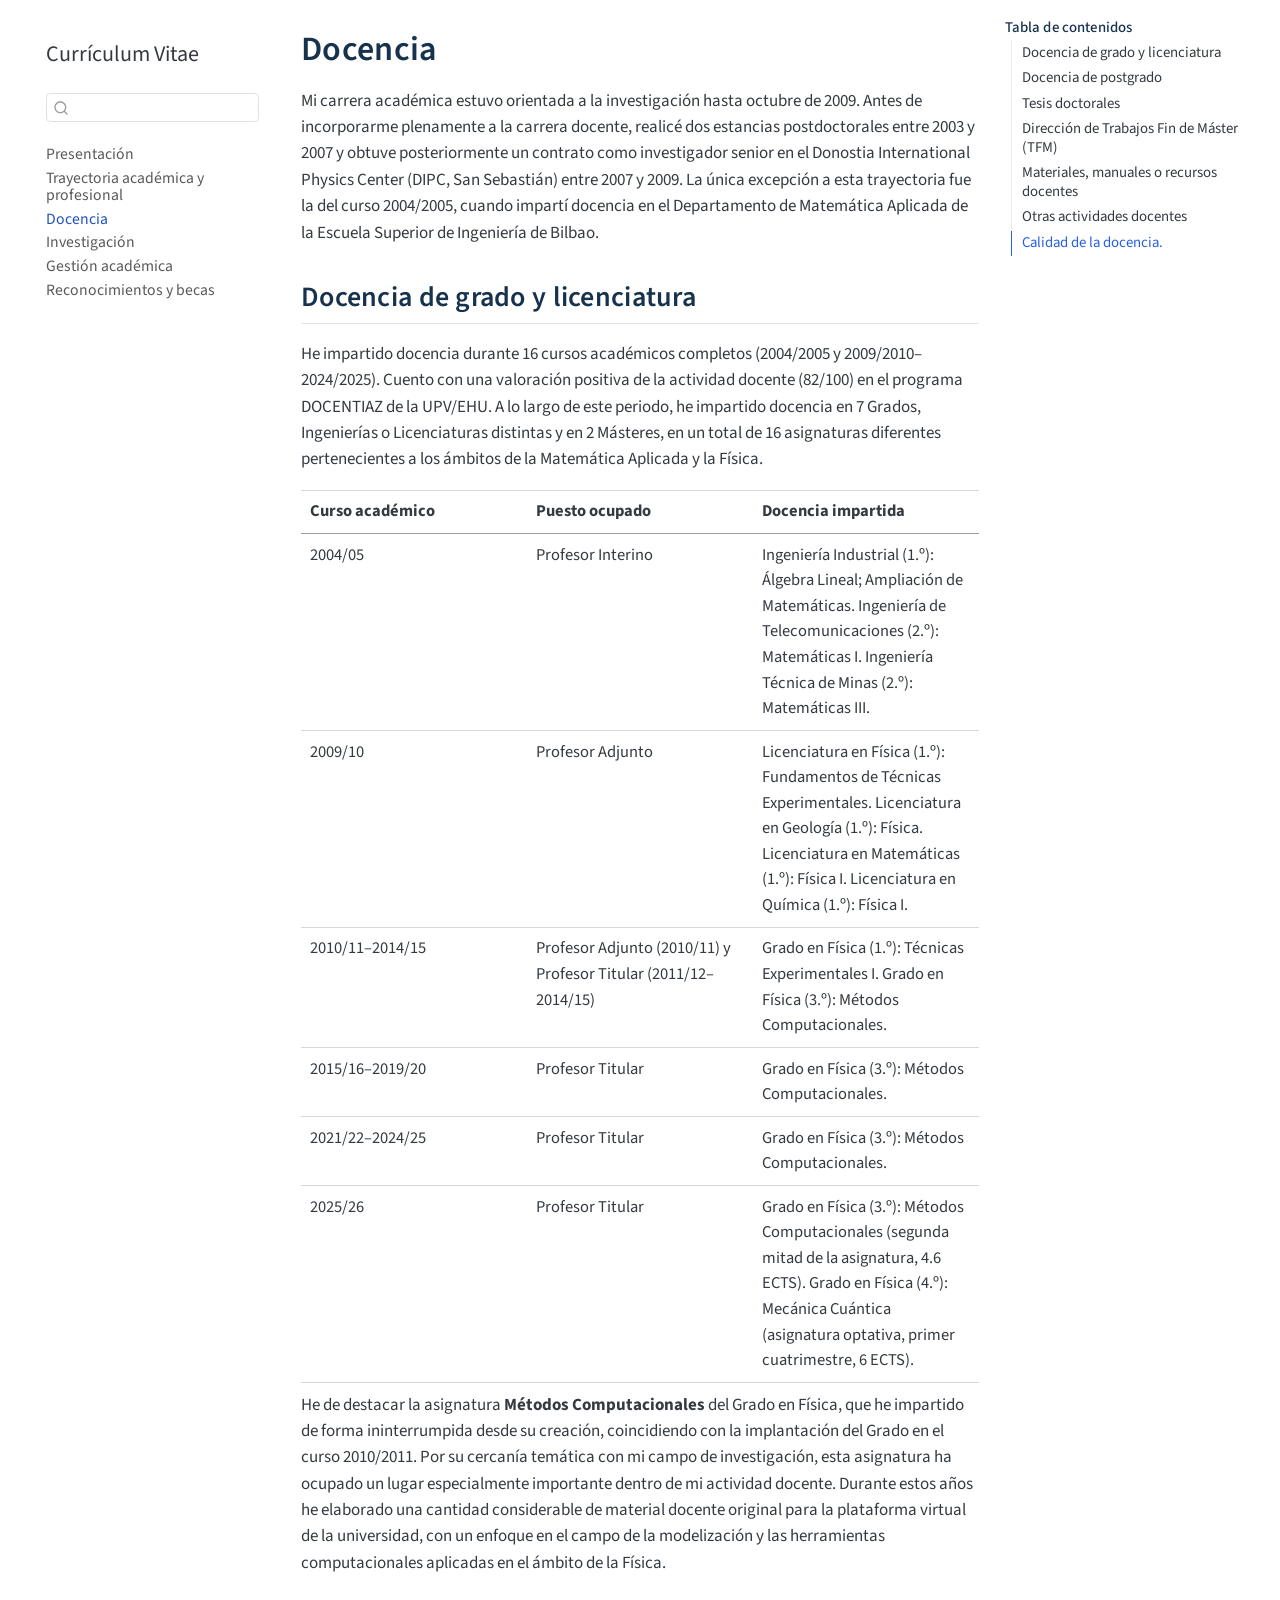
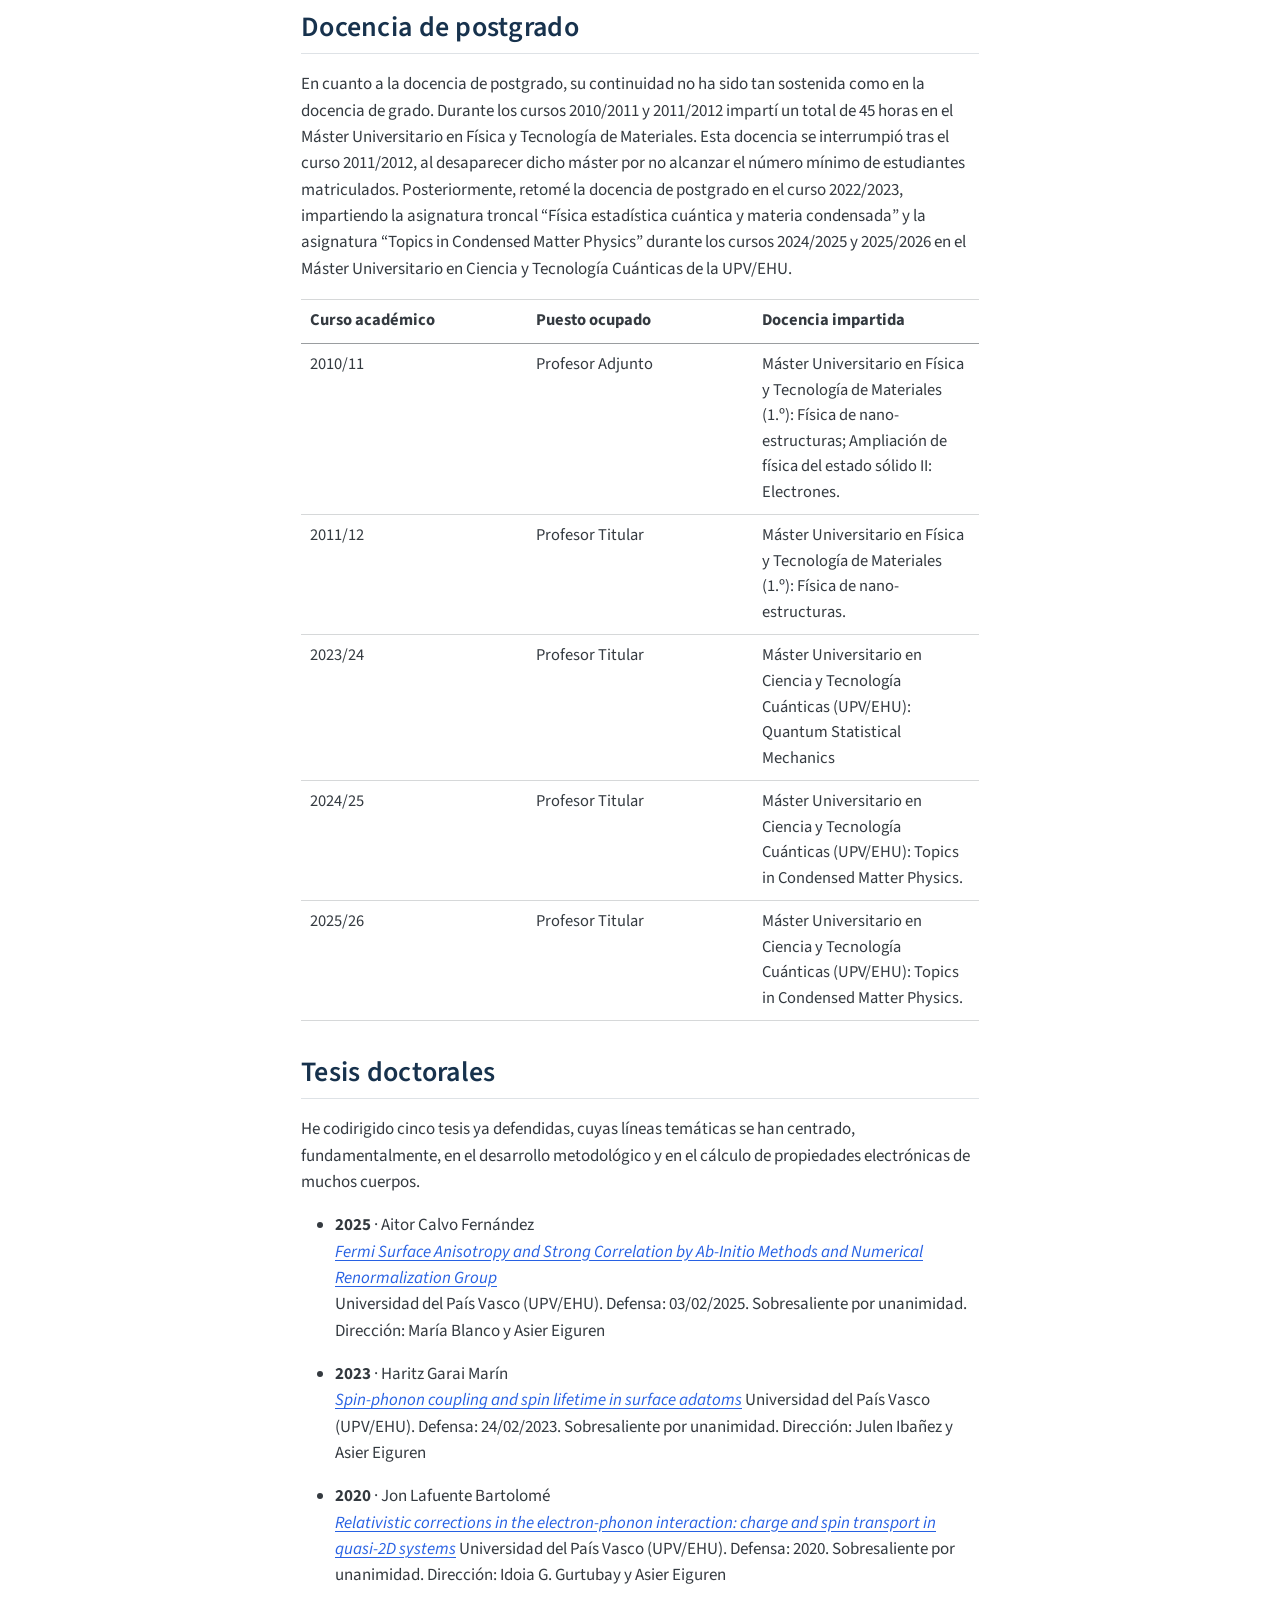
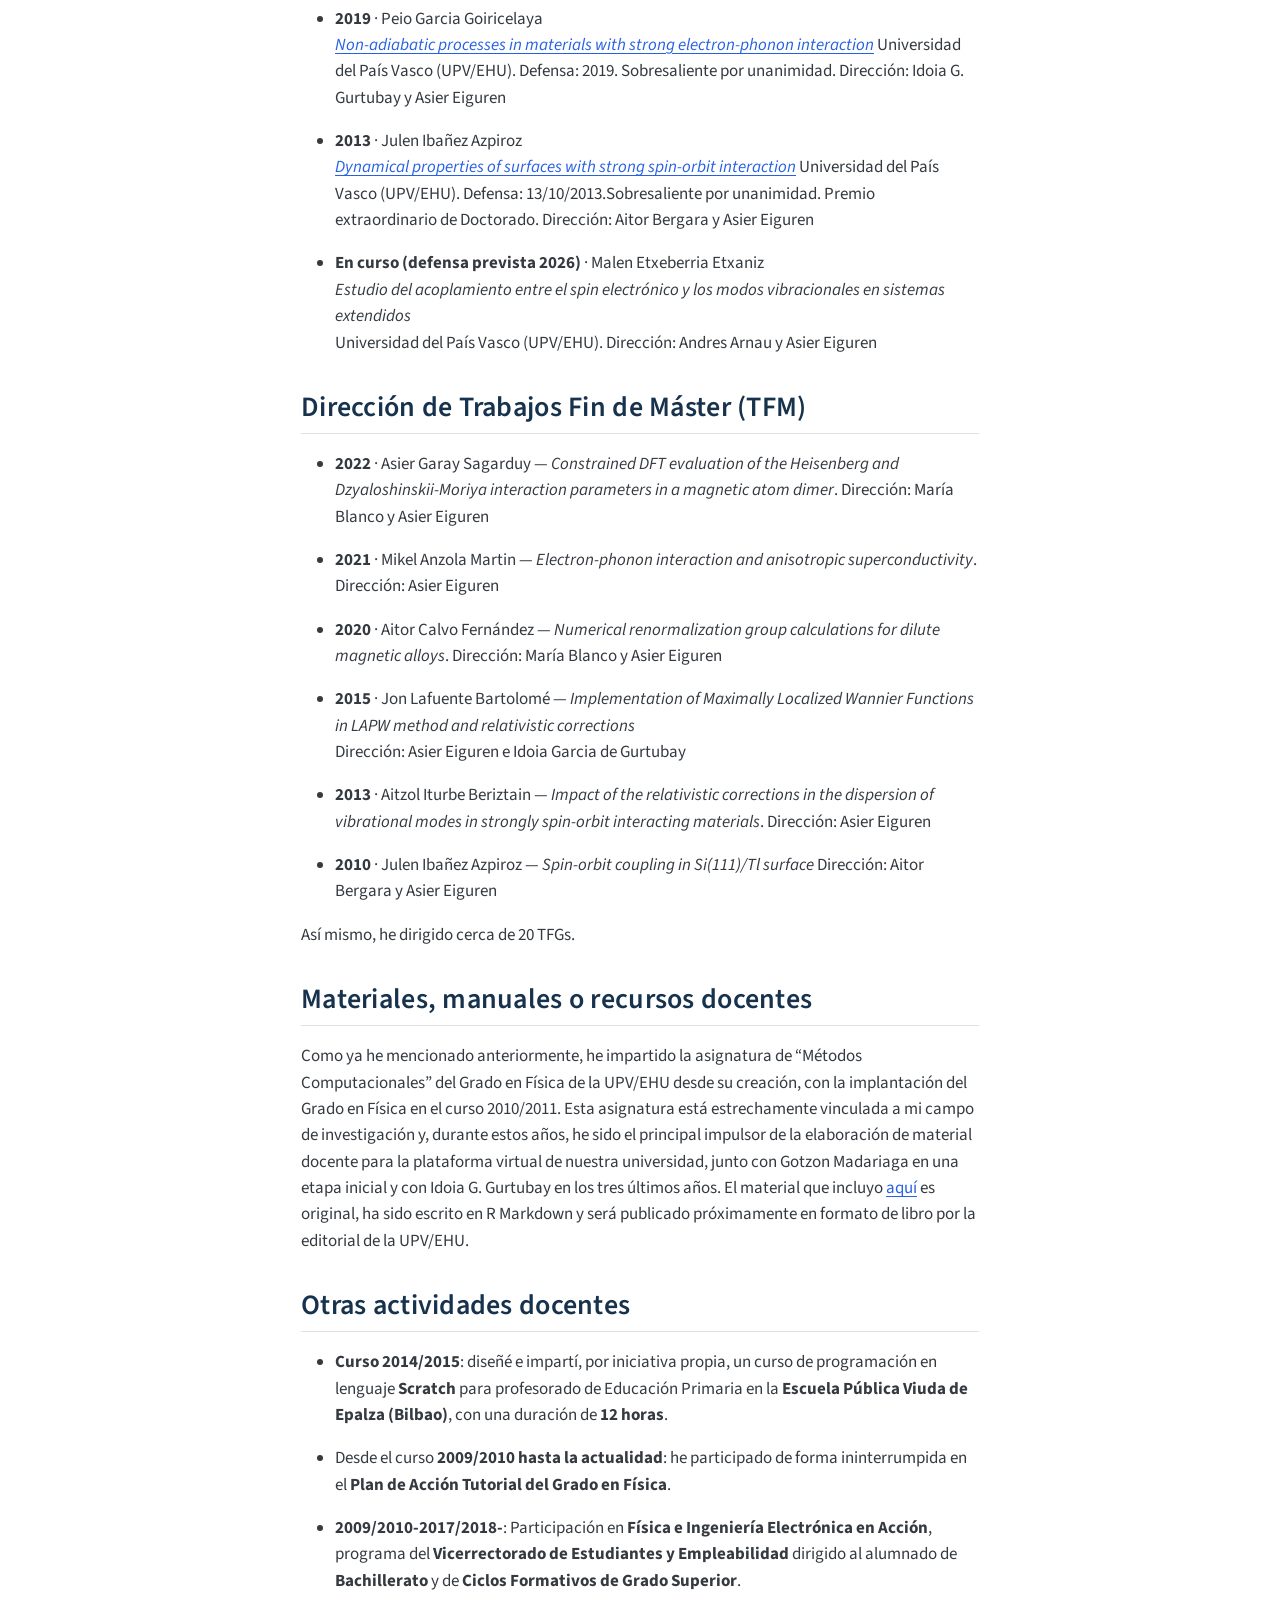
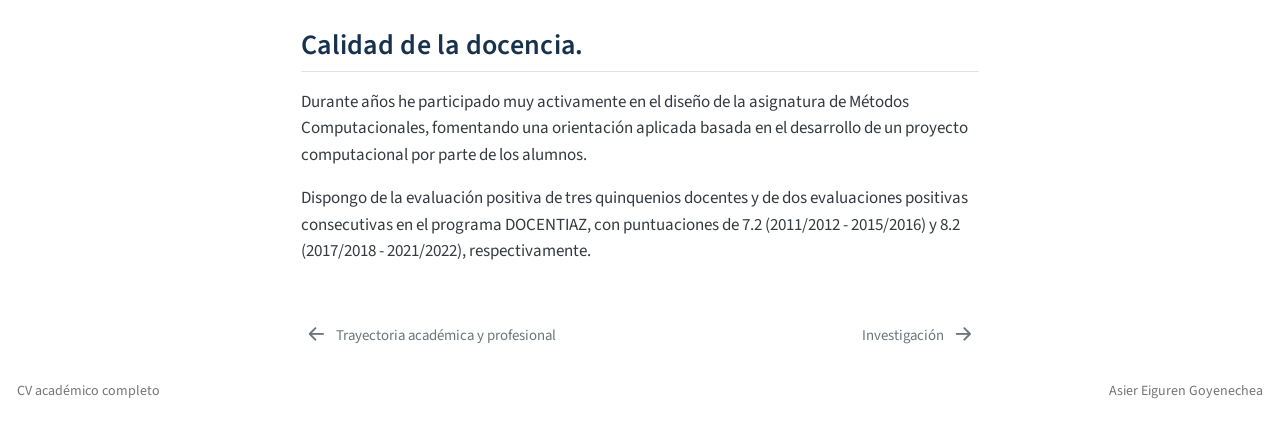
<file: 02-docencia.html>
<!DOCTYPE html>
<html xmlns="http://www.w3.org/1999/xhtml" lang="es" xml:lang="es"><head>

<meta charset="utf-8">
<meta name="generator" content="quarto-1.8.25">

<meta name="viewport" content="width=device-width, initial-scale=1.0, user-scalable=yes">


<title>Docencia – Currículum Vitae</title>
<style>
code{white-space: pre-wrap;}
span.smallcaps{font-variant: small-caps;}
div.columns{display: flex; gap: min(4vw, 1.5em);}
div.column{flex: auto; overflow-x: auto;}
div.hanging-indent{margin-left: 1.5em; text-indent: -1.5em;}
ul.task-list{list-style: none;}
ul.task-list li input[type="checkbox"] {
  width: 0.8em;
  margin: 0 0.8em 0.2em -1em; /* quarto-specific, see https://github.com/quarto-dev/quarto-cli/issues/4556 */ 
  vertical-align: middle;
}
</style>


<script src="site_libs/quarto-nav/quarto-nav.js"></script>
<script src="site_libs/quarto-nav/headroom.min.js"></script>
<script src="site_libs/clipboard/clipboard.min.js"></script>
<script src="site_libs/quarto-search/autocomplete.umd.js"></script>
<script src="site_libs/quarto-search/fuse.min.js"></script>
<script src="site_libs/quarto-search/quarto-search.js"></script>
<meta name="quarto:offset" content="./">
<link href="./03-investigacion.html" rel="next">
<link href="./01-trayectoria.html" rel="prev">
<script src="site_libs/quarto-html/quarto.js" type="module"></script>
<script src="site_libs/quarto-html/tabsets/tabsets.js" type="module"></script>
<script src="site_libs/quarto-html/axe/axe-check.js" type="module"></script>
<script src="site_libs/quarto-html/popper.min.js"></script>
<script src="site_libs/quarto-html/tippy.umd.min.js"></script>
<script src="site_libs/quarto-html/anchor.min.js"></script>
<link href="site_libs/quarto-html/tippy.css" rel="stylesheet">
<link href="site_libs/quarto-html/quarto-syntax-highlighting-7b89279ff1a6dce999919e0e67d4d9ec.css" rel="stylesheet" id="quarto-text-highlighting-styles">
<script src="site_libs/bootstrap/bootstrap.min.js"></script>
<link href="site_libs/bootstrap/bootstrap-icons.css" rel="stylesheet">
<link href="site_libs/bootstrap/bootstrap-e6bd158cc6aedcd27d3b7739fb1312fc.min.css" rel="stylesheet" append-hash="true" id="quarto-bootstrap" data-mode="light">
<script id="quarto-search-options" type="application/json">{
  "location": "sidebar",
  "copy-button": false,
  "collapse-after": 3,
  "panel-placement": "start",
  "type": "textbox",
  "limit": 50,
  "keyboard-shortcut": [
    "f",
    "/",
    "s"
  ],
  "show-item-context": false,
  "language": {
    "search-no-results-text": "No se han encontrado resultados",
    "search-matching-documents-text": "documentos encontrados",
    "search-copy-link-title": "Copiar el enlace en la búsqueda",
    "search-hide-matches-text": "Ocultar resultados adicionales",
    "search-more-match-text": "resultado adicional en este documento",
    "search-more-matches-text": "resultados adicionales en este documento",
    "search-clear-button-title": "Borrar",
    "search-text-placeholder": "",
    "search-detached-cancel-button-title": "Cancelar",
    "search-submit-button-title": "Enviar",
    "search-label": "Buscar"
  }
}</script>
<style>html{ scroll-behavior: smooth; }</style>


<link rel="stylesheet" href="styles.css">
</head>

<body class="nav-sidebar floating quarto-light">

<div id="quarto-search-results"></div>
  <header id="quarto-header" class="headroom fixed-top">
  <nav class="quarto-secondary-nav">
    <div class="container-fluid d-flex">
      <button type="button" class="quarto-btn-toggle btn" data-bs-toggle="collapse" role="button" data-bs-target=".quarto-sidebar-collapse-item" aria-controls="quarto-sidebar" aria-expanded="false" aria-label="Alternar barra lateral" onclick="if (window.quartoToggleHeadroom) { window.quartoToggleHeadroom(); }">
        <i class="bi bi-layout-text-sidebar-reverse"></i>
      </button>
        <nav class="quarto-page-breadcrumbs" aria-label="breadcrumb"><ol class="breadcrumb"><li class="breadcrumb-item"><a href="./02-docencia.html"><span class="chapter-title">Docencia</span></a></li></ol></nav>
        <a class="flex-grow-1" role="navigation" data-bs-toggle="collapse" data-bs-target=".quarto-sidebar-collapse-item" aria-controls="quarto-sidebar" aria-expanded="false" aria-label="Alternar barra lateral" onclick="if (window.quartoToggleHeadroom) { window.quartoToggleHeadroom(); }">      
        </a>
      <button type="button" class="btn quarto-search-button" aria-label="Buscar" onclick="window.quartoOpenSearch();">
        <i class="bi bi-search"></i>
      </button>
    </div>
  </nav>
</header>
<!-- content -->
<div id="quarto-content" class="quarto-container page-columns page-rows-contents page-layout-article">
<!-- sidebar -->
  <nav id="quarto-sidebar" class="sidebar collapse collapse-horizontal quarto-sidebar-collapse-item sidebar-navigation floating overflow-auto">
    <div class="pt-lg-2 mt-2 text-left sidebar-header sidebar-header-stacked">
      <a href="./index.html" class="sidebar-logo-link">
      </a>
    <div class="sidebar-title mb-0 py-0">
      <a href="./">Currículum Vitae</a> 
    </div>
      </div>
        <div class="mt-2 flex-shrink-0 align-items-center">
        <div class="sidebar-search">
        <div id="quarto-search" class="" title="Buscar"></div>
        </div>
        </div>
    <div class="sidebar-menu-container"> 
    <ul class="list-unstyled mt-1">
        <li class="sidebar-item">
  <div class="sidebar-item-container"> 
  <a href="./index.html" class="sidebar-item-text sidebar-link"><span class="chapter-title">Presentación</span></a>
  </div>
</li>
        <li class="sidebar-item">
  <div class="sidebar-item-container"> 
  <a href="./01-trayectoria.html" class="sidebar-item-text sidebar-link"><span class="chapter-title">Trayectoria académica y profesional</span></a>
  </div>
</li>
        <li class="sidebar-item">
  <div class="sidebar-item-container"> 
  <a href="./02-docencia.html" class="sidebar-item-text sidebar-link active"><span class="chapter-title">Docencia</span></a>
  </div>
</li>
        <li class="sidebar-item">
  <div class="sidebar-item-container"> 
  <a href="./03-investigacion.html" class="sidebar-item-text sidebar-link"><span class="chapter-title">Investigación</span></a>
  </div>
</li>
        <li class="sidebar-item">
  <div class="sidebar-item-container"> 
  <a href="./05-gestion.html" class="sidebar-item-text sidebar-link"><span class="chapter-title">Gestión académica</span></a>
  </div>
</li>
        <li class="sidebar-item">
  <div class="sidebar-item-container"> 
  <a href="./06-premios.html" class="sidebar-item-text sidebar-link"><span class="chapter-title">Reconocimientos y becas</span></a>
  </div>
</li>
    </ul>
    </div>
</nav>
<div id="quarto-sidebar-glass" class="quarto-sidebar-collapse-item" data-bs-toggle="collapse" data-bs-target=".quarto-sidebar-collapse-item"></div>
<!-- margin-sidebar -->
    <div id="quarto-margin-sidebar" class="sidebar margin-sidebar">
        <nav id="TOC" role="doc-toc" class="toc-active">
    <h2 id="toc-title">Tabla de contenidos</h2>
   
  <ul>
  <li><a href="#docencia-de-grado-y-licenciatura" id="toc-docencia-de-grado-y-licenciatura" class="nav-link active" data-scroll-target="#docencia-de-grado-y-licenciatura">Docencia de grado y licenciatura</a></li>
  <li><a href="#docencia-de-postgrado" id="toc-docencia-de-postgrado" class="nav-link" data-scroll-target="#docencia-de-postgrado">Docencia de postgrado</a></li>
  <li><a href="#tesis-doctorales" id="toc-tesis-doctorales" class="nav-link" data-scroll-target="#tesis-doctorales">Tesis doctorales</a></li>
  <li><a href="#dirección-de-trabajos-fin-de-máster-tfm" id="toc-dirección-de-trabajos-fin-de-máster-tfm" class="nav-link" data-scroll-target="#dirección-de-trabajos-fin-de-máster-tfm">Dirección de Trabajos Fin de Máster (TFM)</a></li>
  <li><a href="#materiales-manuales-o-recursos-docentes" id="toc-materiales-manuales-o-recursos-docentes" class="nav-link" data-scroll-target="#materiales-manuales-o-recursos-docentes">Materiales, manuales o recursos docentes</a></li>
  <li><a href="#otras-actividades-docentes" id="toc-otras-actividades-docentes" class="nav-link" data-scroll-target="#otras-actividades-docentes">Otras actividades docentes</a></li>
  <li><a href="#calidad-de-la-docencia." id="toc-calidad-de-la-docencia." class="nav-link" data-scroll-target="#calidad-de-la-docencia.">Calidad de la docencia.</a></li>
  </ul>
</nav>
    </div>
<!-- main -->
<main class="content" id="quarto-document-content">

<header id="title-block-header" class="quarto-title-block default">
<div class="quarto-title">
<h1 class="title"><span class="chapter-title">Docencia</span></h1>
</div>



<div class="quarto-title-meta">

    
  
    
  </div>
  


</header>


<p>Mi carrera académica estuvo orientada a la investigación hasta octubre de 2009. Antes de incorporarme plenamente a la carrera docente, realicé dos estancias postdoctorales entre 2003 y 2007 y obtuve posteriormente un contrato como investigador senior en el Donostia International Physics Center (DIPC, San Sebastián) entre 2007 y 2009. La única excepción a esta trayectoria fue la del curso 2004/2005, cuando impartí docencia en el Departamento de Matemática Aplicada de la Escuela Superior de Ingeniería de Bilbao.</p>
<section id="docencia-de-grado-y-licenciatura" class="level2">
<h2 class="anchored" data-anchor-id="docencia-de-grado-y-licenciatura">Docencia de grado y licenciatura</h2>
<p>He impartido docencia durante 16 cursos académicos completos (2004/2005 y 2009/2010–2024/2025). Cuento con una valoración positiva de la actividad docente (82/100) en el programa DOCENTIAZ de la UPV/EHU. A lo largo de este periodo, he impartido docencia en 7 Grados, Ingenierías o Licenciaturas distintas y en 2 Másteres, en un total de 16 asignaturas diferentes pertenecientes a los ámbitos de la Matemática Aplicada y la Física.</p>
<table class="caption-top table">
<colgroup>
<col style="width: 33%">
<col style="width: 33%">
<col style="width: 33%">
</colgroup>
<thead>
<tr class="header">
<th>Curso académico</th>
<th>Puesto ocupado</th>
<th>Docencia impartida</th>
</tr>
</thead>
<tbody>
<tr class="odd">
<td>2004/05</td>
<td>Profesor Interino</td>
<td>Ingeniería Industrial (1.º): Álgebra Lineal; Ampliación de Matemáticas. Ingeniería de Telecomunicaciones (2.º): Matemáticas I. Ingeniería Técnica de Minas (2.º): Matemáticas III.</td>
</tr>
<tr class="even">
<td>2009/10</td>
<td>Profesor Adjunto</td>
<td>Licenciatura en Física (1.º): Fundamentos de Técnicas Experimentales. Licenciatura en Geología (1.º): Física. Licenciatura en Matemáticas (1.º): Física I. Licenciatura en Química (1.º): Física I.</td>
</tr>
<tr class="odd">
<td>2010/11–2014/15</td>
<td>Profesor Adjunto (2010/11) y Profesor Titular (2011/12–2014/15)</td>
<td>Grado en Física (1.º): Técnicas Experimentales I. Grado en Física (3.º): Métodos Computacionales.</td>
</tr>
<tr class="even">
<td>2015/16–2019/20</td>
<td>Profesor Titular</td>
<td>Grado en Física (3.º): Métodos Computacionales.</td>
</tr>
<tr class="odd">
<td>2021/22–2024/25</td>
<td>Profesor Titular</td>
<td>Grado en Física (3.º): Métodos Computacionales.</td>
</tr>
<tr class="even">
<td>2025/26</td>
<td>Profesor Titular</td>
<td>Grado en Física (3.º): Métodos Computacionales (segunda mitad de la asignatura, 4.6 ECTS). Grado en Física (4.º): Mecánica Cuántica (asignatura optativa, primer cuatrimestre, 6 ECTS).</td>
</tr>
</tbody>
</table>
<p>He de destacar la asignatura <strong>Métodos Computacionales</strong> del Grado en Física, que he impartido de forma ininterrumpida desde su creación, coincidiendo con la implantación del Grado en el curso 2010/2011. Por su cercanía temática con mi campo de investigación, esta asignatura ha ocupado un lugar especialmente importante dentro de mi actividad docente. Durante estos años he elaborado una cantidad considerable de material docente original para la plataforma virtual de la universidad, con un enfoque en el campo de la modelización y las herramientas computacionales aplicadas en el ámbito de la Física.</p>
</section>
<section id="docencia-de-postgrado" class="level2">
<h2 class="anchored" data-anchor-id="docencia-de-postgrado">Docencia de postgrado</h2>
<p>En cuanto a la docencia de postgrado, su continuidad no ha sido tan sostenida como en la docencia de grado. Durante los cursos 2010/2011 y 2011/2012 impartí un total de 45 horas en el Máster Universitario en Física y Tecnología de Materiales. Esta docencia se interrumpió tras el curso 2011/2012, al desaparecer dicho máster por no alcanzar el número mínimo de estudiantes matriculados. Posteriormente, retomé la docencia de postgrado en el curso 2022/2023, impartiendo la asignatura troncal “Física estadística cuántica y materia condensada” y la asignatura “Topics in Condensed Matter Physics” durante los cursos 2024/2025 y 2025/2026 en el Máster Universitario en Ciencia y Tecnología Cuánticas de la UPV/EHU.</p>
<table class="caption-top table">
<colgroup>
<col style="width: 33%">
<col style="width: 33%">
<col style="width: 33%">
</colgroup>
<thead>
<tr class="header">
<th>Curso académico</th>
<th>Puesto ocupado</th>
<th>Docencia impartida</th>
</tr>
</thead>
<tbody>
<tr class="odd">
<td>2010/11</td>
<td>Profesor Adjunto</td>
<td>Máster Universitario en Física y Tecnología de Materiales (1.º): Física de nano-estructuras; Ampliación de física del estado sólido II: Electrones.</td>
</tr>
<tr class="even">
<td>2011/12</td>
<td>Profesor Titular</td>
<td>Máster Universitario en Física y Tecnología de Materiales (1.º): Física de nano-estructuras.</td>
</tr>
<tr class="odd">
<td>2023/24</td>
<td>Profesor Titular</td>
<td>Máster Universitario en Ciencia y Tecnología Cuánticas (UPV/EHU): Quantum Statistical Mechanics</td>
</tr>
<tr class="even">
<td>2024/25</td>
<td>Profesor Titular</td>
<td>Máster Universitario en Ciencia y Tecnología Cuánticas (UPV/EHU): Topics in Condensed Matter Physics.</td>
</tr>
<tr class="odd">
<td>2025/26</td>
<td>Profesor Titular</td>
<td>Máster Universitario en Ciencia y Tecnología Cuánticas (UPV/EHU): Topics in Condensed Matter Physics.</td>
</tr>
</tbody>
</table>
</section>
<section id="tesis-doctorales" class="level2">
<h2 class="anchored" data-anchor-id="tesis-doctorales">Tesis doctorales</h2>
<p>He codirigido cinco tesis ya defendidas, cuyas líneas temáticas se han centrado, fundamentalmente, en el desarrollo metodológico y en el cálculo de propiedades electrónicas de muchos cuerpos.</p>
<ul>
<li><p><strong>2025</strong> · Aitor Calvo Fernández<br>
<a href="https://addi.ehu.es/handle/10810/76255"><em>Fermi Surface Anisotropy and Strong Correlation by Ab-Initio Methods and Numerical Renormalization Group</em></a><br>
Universidad del País Vasco (UPV/EHU). Defensa: 03/02/2025. Sobresaliente por unanimidad. Dirección: María Blanco y Asier Eiguren</p></li>
<li><p><strong>2023</strong> · Haritz Garai Marín<br>
<a href="https://addi.ehu.es/handle/10810/61223"><em>Spin-phonon coupling and spin lifetime in surface adatoms</em></a> Universidad del País Vasco (UPV/EHU). Defensa: 24/02/2023. Sobresaliente por unanimidad. Dirección: Julen Ibañez y Asier Eiguren</p></li>
<li><p><strong>2020</strong> · Jon Lafuente Bartolomé<br>
<a href="https://addi.ehu.es/bitstream/handle/10810/50519/TESIS_LAFUENTE_BARTOLOME_JON.pdf?sequence=1&amp;isAllowed=y"><em>Relativistic corrections in the electron-phonon interaction: charge and spin transport in quasi-2D systems</em></a> Universidad del País Vasco (UPV/EHU). Defensa: 2020. Sobresaliente por unanimidad. Dirección: Idoia G. Gurtubay y Asier Eiguren</p></li>
<li><p><strong>2019</strong> · Peio Garcia Goiricelaya<br>
<a href="https://addi.ehu.eus/handle/10810/49968"><em>Non-adiabatic processes in materials with strong electron-phonon interaction</em></a> Universidad del País Vasco (UPV/EHU). Defensa: 2019. Sobresaliente por unanimidad. Dirección: Idoia G. Gurtubay y Asier Eiguren</p></li>
<li><p><strong>2013</strong> · Julen Ibañez Azpiroz<br>
<a href="https://digital.csic.es/handle/10261/246605"><em>Dynamical properties of surfaces with strong spin-orbit interaction</em></a> Universidad del País Vasco (UPV/EHU). Defensa: 13/10/2013.Sobresaliente por unanimidad. Premio extraordinario de Doctorado. Dirección: Aitor Bergara y Asier Eiguren</p></li>
<li><p><strong>En curso (defensa prevista 2026)</strong> · Malen Etxeberria Etxaniz<br>
<em>Estudio del acoplamiento entre el spin electrónico y los modos vibracionales en sistemas extendidos</em><br>
Universidad del País Vasco (UPV/EHU). Dirección: Andres Arnau y Asier Eiguren</p></li>
</ul>
</section>
<section id="dirección-de-trabajos-fin-de-máster-tfm" class="level2">
<h2 class="anchored" data-anchor-id="dirección-de-trabajos-fin-de-máster-tfm">Dirección de Trabajos Fin de Máster (TFM)</h2>
<ul>
<li><p><strong>2022</strong> · Asier Garay Sagarduy — <em>Constrained DFT evaluation of the Heisenberg and Dzyaloshinskii-Moriya interaction parameters in a magnetic atom dimer</em>. Dirección: María Blanco y Asier Eiguren</p></li>
<li><p><strong>2021</strong> · Mikel Anzola Martin — <em>Electron-phonon interaction and anisotropic superconductivity</em>. Dirección: Asier Eiguren</p></li>
<li><p><strong>2020</strong> · Aitor Calvo Fernández — <em>Numerical renormalization group calculations for dilute magnetic alloys</em>. Dirección: María Blanco y Asier Eiguren</p></li>
<li><p><strong>2015</strong> · Jon Lafuente Bartolomé — <em>Implementation of Maximally Localized Wannier Functions in LAPW method and relativistic corrections</em><br>
Dirección: Asier Eiguren e Idoia Garcia de Gurtubay</p></li>
<li><p><strong>2013</strong> · Aitzol Iturbe Beriztain — <em>Impact of the relativistic corrections in the dispersion of vibrational modes in strongly spin-orbit interacting materials</em>. Dirección: Asier Eiguren</p></li>
<li><p><strong>2010</strong> · Julen Ibañez Azpiroz — <em>Spin-orbit coupling in Si(111)/Tl surface</em> Dirección: Aitor Bergara y Asier Eiguren</p></li>
</ul>
<p>Así mismo, he dirigido cerca de 20 TFGs.</p>
</section>
<section id="materiales-manuales-o-recursos-docentes" class="level2">
<h2 class="anchored" data-anchor-id="materiales-manuales-o-recursos-docentes">Materiales, manuales o recursos docentes</h2>
<p>Como ya he mencionado anteriormente, he impartido la asignatura de “Métodos Computacionales” del Grado en Física de la UPV/EHU desde su creación, con la implantación del Grado en Física en el curso 2010/2011. Esta asignatura está estrechamente vinculada a mi campo de investigación y, durante estos años, he sido el principal impulsor de la elaboración de material docente para la plataforma virtual de nuestra universidad, junto con Gotzon Madariaga en una etapa inicial y con Idoia G. Gurtubay en los tres últimos años. El material que incluyo <a href="https://drive.google.com/file/d/1Suuc-vmZkPWEoxX8ZckuFD2XhH1iXG3E/view?usp=drive_link">aquí</a> es original, ha sido escrito en R Markdown y será publicado próximamente en formato de libro por la editorial de la UPV/EHU.</p>
</section>
<section id="otras-actividades-docentes" class="level2">
<h2 class="anchored" data-anchor-id="otras-actividades-docentes">Otras actividades docentes</h2>
<ul>
<li><p><strong>Curso 2014/2015</strong>: diseñé e impartí, por iniciativa propia, un curso de programación en lenguaje <strong>Scratch</strong> para profesorado de Educación Primaria en la <strong>Escuela Pública Viuda de Epalza (Bilbao)</strong>, con una duración de <strong>12 horas</strong>.</p></li>
<li><p>Desde el curso <strong>2009/2010 hasta la actualidad</strong>: he participado de forma ininterrumpida en el <strong>Plan de Acción Tutorial del Grado en Física</strong>.</p></li>
<li><p><strong>2009/2010-2017/2018-</strong>: Participación en <strong>Física e Ingeniería Electrónica en Acción</strong>, programa del <strong>Vicerrectorado de Estudiantes y Empleabilidad</strong> dirigido al alumnado de <strong>Bachillerato</strong> y de <strong>Ciclos Formativos de Grado Superior</strong>.</p></li>
</ul>
</section>
<section id="calidad-de-la-docencia." class="level2">
<h2 class="anchored" data-anchor-id="calidad-de-la-docencia.">Calidad de la docencia.</h2>
<p>Durante años he participado muy activamente en el diseño de la asignatura de Métodos Computacionales, fomentando una orientación aplicada basada en el desarrollo de un proyecto computacional por parte de los alumnos.</p>
<p>Dispongo de la evaluación positiva de tres quinquenios docentes y de dos evaluaciones positivas consecutivas en el programa DOCENTIAZ, con puntuaciones de 7.2 (2011/2012 - 2015/2016) y 8.2 (2017/2018 - 2021/2022), respectivamente.</p>


</section>

</main> <!-- /main -->
<script id="quarto-html-after-body" type="application/javascript">
  window.document.addEventListener("DOMContentLoaded", function (event) {
    const icon = "";
    const anchorJS = new window.AnchorJS();
    anchorJS.options = {
      placement: 'right',
      icon: icon
    };
    anchorJS.add('.anchored');
    const isCodeAnnotation = (el) => {
      for (const clz of el.classList) {
        if (clz.startsWith('code-annotation-')) {                     
          return true;
        }
      }
      return false;
    }
    const onCopySuccess = function(e) {
      // button target
      const button = e.trigger;
      // don't keep focus
      button.blur();
      // flash "checked"
      button.classList.add('code-copy-button-checked');
      var currentTitle = button.getAttribute("title");
      button.setAttribute("title", "Copiado");
      let tooltip;
      if (window.bootstrap) {
        button.setAttribute("data-bs-toggle", "tooltip");
        button.setAttribute("data-bs-placement", "left");
        button.setAttribute("data-bs-title", "Copiado");
        tooltip = new bootstrap.Tooltip(button, 
          { trigger: "manual", 
            customClass: "code-copy-button-tooltip",
            offset: [0, -8]});
        tooltip.show();    
      }
      setTimeout(function() {
        if (tooltip) {
          tooltip.hide();
          button.removeAttribute("data-bs-title");
          button.removeAttribute("data-bs-toggle");
          button.removeAttribute("data-bs-placement");
        }
        button.setAttribute("title", currentTitle);
        button.classList.remove('code-copy-button-checked');
      }, 1000);
      // clear code selection
      e.clearSelection();
    }
    const getTextToCopy = function(trigger) {
      const outerScaffold = trigger.parentElement.cloneNode(true);
      const codeEl = outerScaffold.querySelector('code');
      for (const childEl of codeEl.children) {
        if (isCodeAnnotation(childEl)) {
          childEl.remove();
        }
      }
      return codeEl.innerText;
    }
    const clipboard = new window.ClipboardJS('.code-copy-button:not([data-in-quarto-modal])', {
      text: getTextToCopy
    });
    clipboard.on('success', onCopySuccess);
    if (window.document.getElementById('quarto-embedded-source-code-modal')) {
      const clipboardModal = new window.ClipboardJS('.code-copy-button[data-in-quarto-modal]', {
        text: getTextToCopy,
        container: window.document.getElementById('quarto-embedded-source-code-modal')
      });
      clipboardModal.on('success', onCopySuccess);
    }
      var localhostRegex = new RegExp(/^(?:http|https):\/\/localhost\:?[0-9]*\//);
      var mailtoRegex = new RegExp(/^mailto:/);
        var filterRegex = new RegExp('/' + window.location.host + '/');
      var isInternal = (href) => {
          return filterRegex.test(href) || localhostRegex.test(href) || mailtoRegex.test(href);
      }
      // Inspect non-navigation links and adorn them if external
     var links = window.document.querySelectorAll('a[href]:not(.nav-link):not(.navbar-brand):not(.toc-action):not(.sidebar-link):not(.sidebar-item-toggle):not(.pagination-link):not(.no-external):not([aria-hidden]):not(.dropdown-item):not(.quarto-navigation-tool):not(.about-link)');
      for (var i=0; i<links.length; i++) {
        const link = links[i];
        if (!isInternal(link.href)) {
          // undo the damage that might have been done by quarto-nav.js in the case of
          // links that we want to consider external
          if (link.dataset.originalHref !== undefined) {
            link.href = link.dataset.originalHref;
          }
        }
      }
    function tippyHover(el, contentFn, onTriggerFn, onUntriggerFn) {
      const config = {
        allowHTML: true,
        maxWidth: 500,
        delay: 100,
        arrow: false,
        appendTo: function(el) {
            return el.parentElement;
        },
        interactive: true,
        interactiveBorder: 10,
        theme: 'quarto',
        placement: 'bottom-start',
      };
      if (contentFn) {
        config.content = contentFn;
      }
      if (onTriggerFn) {
        config.onTrigger = onTriggerFn;
      }
      if (onUntriggerFn) {
        config.onUntrigger = onUntriggerFn;
      }
      window.tippy(el, config); 
    }
    const noterefs = window.document.querySelectorAll('a[role="doc-noteref"]');
    for (var i=0; i<noterefs.length; i++) {
      const ref = noterefs[i];
      tippyHover(ref, function() {
        // use id or data attribute instead here
        let href = ref.getAttribute('data-footnote-href') || ref.getAttribute('href');
        try { href = new URL(href).hash; } catch {}
        const id = href.replace(/^#\/?/, "");
        const note = window.document.getElementById(id);
        if (note) {
          return note.innerHTML;
        } else {
          return "";
        }
      });
    }
    const xrefs = window.document.querySelectorAll('a.quarto-xref');
    const processXRef = (id, note) => {
      // Strip column container classes
      const stripColumnClz = (el) => {
        el.classList.remove("page-full", "page-columns");
        if (el.children) {
          for (const child of el.children) {
            stripColumnClz(child);
          }
        }
      }
      stripColumnClz(note)
      if (id === null || id.startsWith('sec-')) {
        // Special case sections, only their first couple elements
        const container = document.createElement("div");
        if (note.children && note.children.length > 2) {
          container.appendChild(note.children[0].cloneNode(true));
          for (let i = 1; i < note.children.length; i++) {
            const child = note.children[i];
            if (child.tagName === "P" && child.innerText === "") {
              continue;
            } else {
              container.appendChild(child.cloneNode(true));
              break;
            }
          }
          if (window.Quarto?.typesetMath) {
            window.Quarto.typesetMath(container);
          }
          return container.innerHTML
        } else {
          if (window.Quarto?.typesetMath) {
            window.Quarto.typesetMath(note);
          }
          return note.innerHTML;
        }
      } else {
        // Remove any anchor links if they are present
        const anchorLink = note.querySelector('a.anchorjs-link');
        if (anchorLink) {
          anchorLink.remove();
        }
        if (window.Quarto?.typesetMath) {
          window.Quarto.typesetMath(note);
        }
        if (note.classList.contains("callout")) {
          return note.outerHTML;
        } else {
          return note.innerHTML;
        }
      }
    }
    for (var i=0; i<xrefs.length; i++) {
      const xref = xrefs[i];
      tippyHover(xref, undefined, function(instance) {
        instance.disable();
        let url = xref.getAttribute('href');
        let hash = undefined; 
        if (url.startsWith('#')) {
          hash = url;
        } else {
          try { hash = new URL(url).hash; } catch {}
        }
        if (hash) {
          const id = hash.replace(/^#\/?/, "");
          const note = window.document.getElementById(id);
          if (note !== null) {
            try {
              const html = processXRef(id, note.cloneNode(true));
              instance.setContent(html);
            } finally {
              instance.enable();
              instance.show();
            }
          } else {
            // See if we can fetch this
            fetch(url.split('#')[0])
            .then(res => res.text())
            .then(html => {
              const parser = new DOMParser();
              const htmlDoc = parser.parseFromString(html, "text/html");
              const note = htmlDoc.getElementById(id);
              if (note !== null) {
                const html = processXRef(id, note);
                instance.setContent(html);
              } 
            }).finally(() => {
              instance.enable();
              instance.show();
            });
          }
        } else {
          // See if we can fetch a full url (with no hash to target)
          // This is a special case and we should probably do some content thinning / targeting
          fetch(url)
          .then(res => res.text())
          .then(html => {
            const parser = new DOMParser();
            const htmlDoc = parser.parseFromString(html, "text/html");
            const note = htmlDoc.querySelector('main.content');
            if (note !== null) {
              // This should only happen for chapter cross references
              // (since there is no id in the URL)
              // remove the first header
              if (note.children.length > 0 && note.children[0].tagName === "HEADER") {
                note.children[0].remove();
              }
              const html = processXRef(null, note);
              instance.setContent(html);
            } 
          }).finally(() => {
            instance.enable();
            instance.show();
          });
        }
      }, function(instance) {
      });
    }
        let selectedAnnoteEl;
        const selectorForAnnotation = ( cell, annotation) => {
          let cellAttr = 'data-code-cell="' + cell + '"';
          let lineAttr = 'data-code-annotation="' +  annotation + '"';
          const selector = 'span[' + cellAttr + '][' + lineAttr + ']';
          return selector;
        }
        const selectCodeLines = (annoteEl) => {
          const doc = window.document;
          const targetCell = annoteEl.getAttribute("data-target-cell");
          const targetAnnotation = annoteEl.getAttribute("data-target-annotation");
          const annoteSpan = window.document.querySelector(selectorForAnnotation(targetCell, targetAnnotation));
          const lines = annoteSpan.getAttribute("data-code-lines").split(",");
          const lineIds = lines.map((line) => {
            return targetCell + "-" + line;
          })
          let top = null;
          let height = null;
          let parent = null;
          if (lineIds.length > 0) {
              //compute the position of the single el (top and bottom and make a div)
              const el = window.document.getElementById(lineIds[0]);
              top = el.offsetTop;
              height = el.offsetHeight;
              parent = el.parentElement.parentElement;
            if (lineIds.length > 1) {
              const lastEl = window.document.getElementById(lineIds[lineIds.length - 1]);
              const bottom = lastEl.offsetTop + lastEl.offsetHeight;
              height = bottom - top;
            }
            if (top !== null && height !== null && parent !== null) {
              // cook up a div (if necessary) and position it 
              let div = window.document.getElementById("code-annotation-line-highlight");
              if (div === null) {
                div = window.document.createElement("div");
                div.setAttribute("id", "code-annotation-line-highlight");
                div.style.position = 'absolute';
                parent.appendChild(div);
              }
              div.style.top = top - 2 + "px";
              div.style.height = height + 4 + "px";
              div.style.left = 0;
              let gutterDiv = window.document.getElementById("code-annotation-line-highlight-gutter");
              if (gutterDiv === null) {
                gutterDiv = window.document.createElement("div");
                gutterDiv.setAttribute("id", "code-annotation-line-highlight-gutter");
                gutterDiv.style.position = 'absolute';
                const codeCell = window.document.getElementById(targetCell);
                const gutter = codeCell.querySelector('.code-annotation-gutter');
                gutter.appendChild(gutterDiv);
              }
              gutterDiv.style.top = top - 2 + "px";
              gutterDiv.style.height = height + 4 + "px";
            }
            selectedAnnoteEl = annoteEl;
          }
        };
        const unselectCodeLines = () => {
          const elementsIds = ["code-annotation-line-highlight", "code-annotation-line-highlight-gutter"];
          elementsIds.forEach((elId) => {
            const div = window.document.getElementById(elId);
            if (div) {
              div.remove();
            }
          });
          selectedAnnoteEl = undefined;
        };
          // Handle positioning of the toggle
      window.addEventListener(
        "resize",
        throttle(() => {
          elRect = undefined;
          if (selectedAnnoteEl) {
            selectCodeLines(selectedAnnoteEl);
          }
        }, 10)
      );
      function throttle(fn, ms) {
      let throttle = false;
      let timer;
        return (...args) => {
          if(!throttle) { // first call gets through
              fn.apply(this, args);
              throttle = true;
          } else { // all the others get throttled
              if(timer) clearTimeout(timer); // cancel #2
              timer = setTimeout(() => {
                fn.apply(this, args);
                timer = throttle = false;
              }, ms);
          }
        };
      }
        // Attach click handler to the DT
        const annoteDls = window.document.querySelectorAll('dt[data-target-cell]');
        for (const annoteDlNode of annoteDls) {
          annoteDlNode.addEventListener('click', (event) => {
            const clickedEl = event.target;
            if (clickedEl !== selectedAnnoteEl) {
              unselectCodeLines();
              const activeEl = window.document.querySelector('dt[data-target-cell].code-annotation-active');
              if (activeEl) {
                activeEl.classList.remove('code-annotation-active');
              }
              selectCodeLines(clickedEl);
              clickedEl.classList.add('code-annotation-active');
            } else {
              // Unselect the line
              unselectCodeLines();
              clickedEl.classList.remove('code-annotation-active');
            }
          });
        }
    const findCites = (el) => {
      const parentEl = el.parentElement;
      if (parentEl) {
        const cites = parentEl.dataset.cites;
        if (cites) {
          return {
            el,
            cites: cites.split(' ')
          };
        } else {
          return findCites(el.parentElement)
        }
      } else {
        return undefined;
      }
    };
    var bibliorefs = window.document.querySelectorAll('a[role="doc-biblioref"]');
    for (var i=0; i<bibliorefs.length; i++) {
      const ref = bibliorefs[i];
      const citeInfo = findCites(ref);
      if (citeInfo) {
        tippyHover(citeInfo.el, function() {
          var popup = window.document.createElement('div');
          citeInfo.cites.forEach(function(cite) {
            var citeDiv = window.document.createElement('div');
            citeDiv.classList.add('hanging-indent');
            citeDiv.classList.add('csl-entry');
            var biblioDiv = window.document.getElementById('ref-' + cite);
            if (biblioDiv) {
              citeDiv.innerHTML = biblioDiv.innerHTML;
            }
            popup.appendChild(citeDiv);
          });
          return popup.innerHTML;
        });
      }
    }
  });
  </script>
<nav class="page-navigation">
  <div class="nav-page nav-page-previous">
      <a href="./01-trayectoria.html" class="pagination-link" aria-label="Trayectoria académica y profesional">
        <i class="bi bi-arrow-left-short"></i> <span class="nav-page-text"><span class="chapter-title">Trayectoria académica y profesional</span></span>
      </a>          
  </div>
  <div class="nav-page nav-page-next">
      <a href="./03-investigacion.html" class="pagination-link" aria-label="Investigación">
        <span class="nav-page-text"><span class="chapter-title">Investigación</span></span> <i class="bi bi-arrow-right-short"></i>
      </a>
  </div>
</nav>
</div> <!-- /content -->
<footer class="footer">
  <div class="nav-footer">
    <div class="nav-footer-left">
<p>CV académico completo</p>
</div>   
    <div class="nav-footer-center">
      &nbsp;
    </div>
    <div class="nav-footer-right">
<p>Asier Eiguren Goyenechea</p>
</div>
  </div>
</footer>




<script src="site_libs/quarto-html/zenscroll-min.js"></script>
</body></html>
</file>
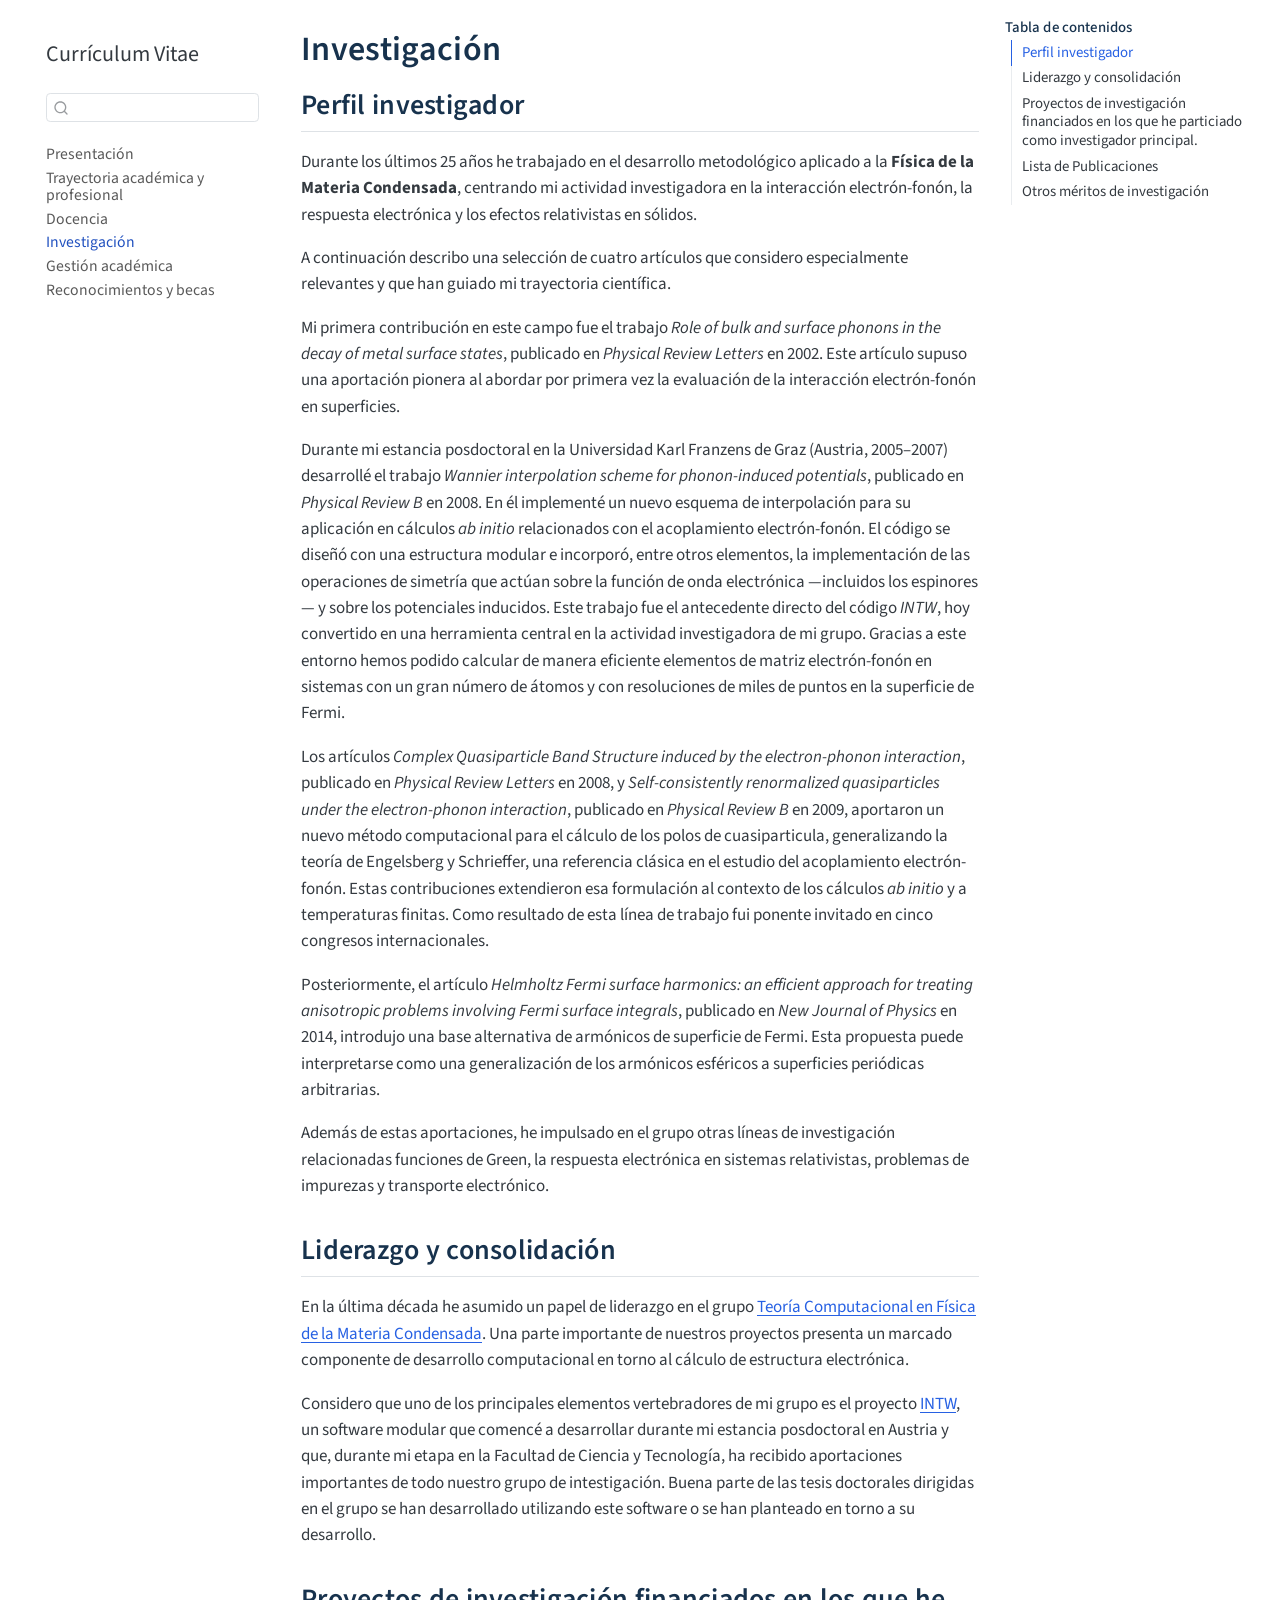
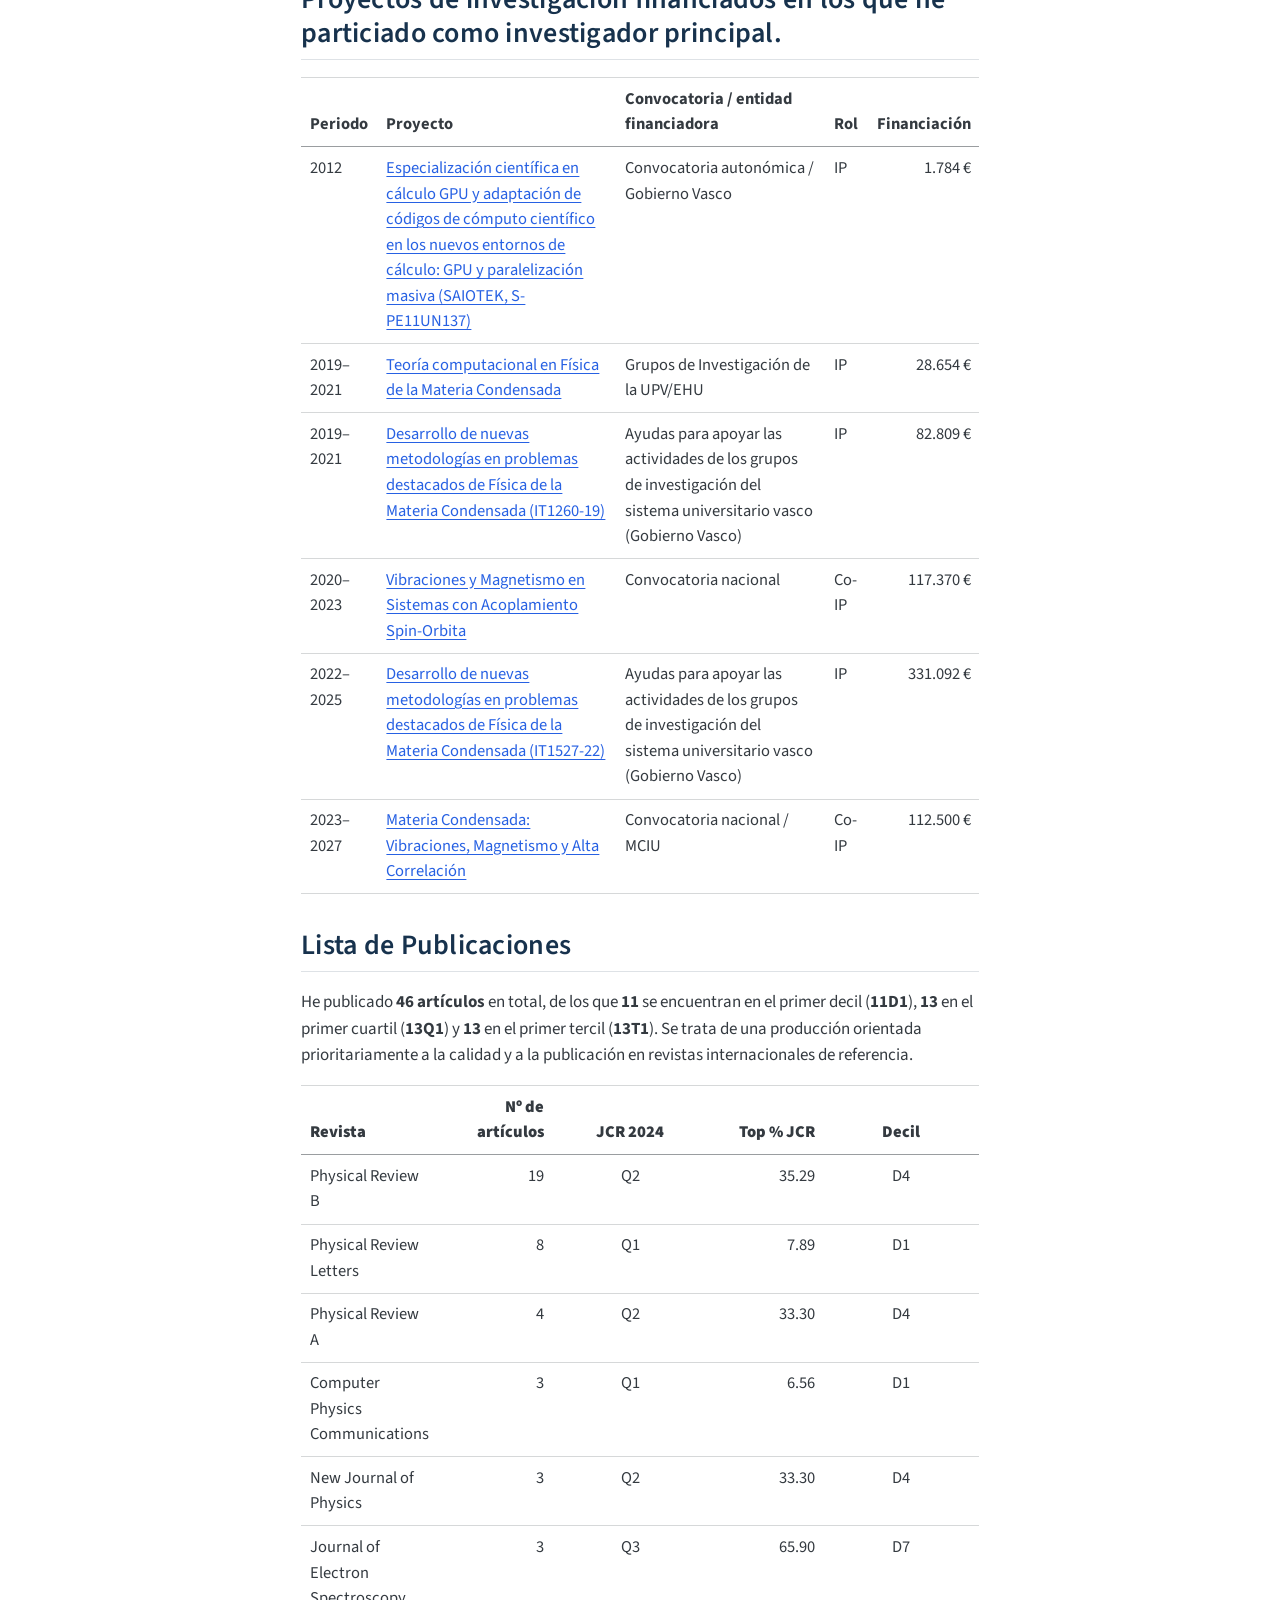
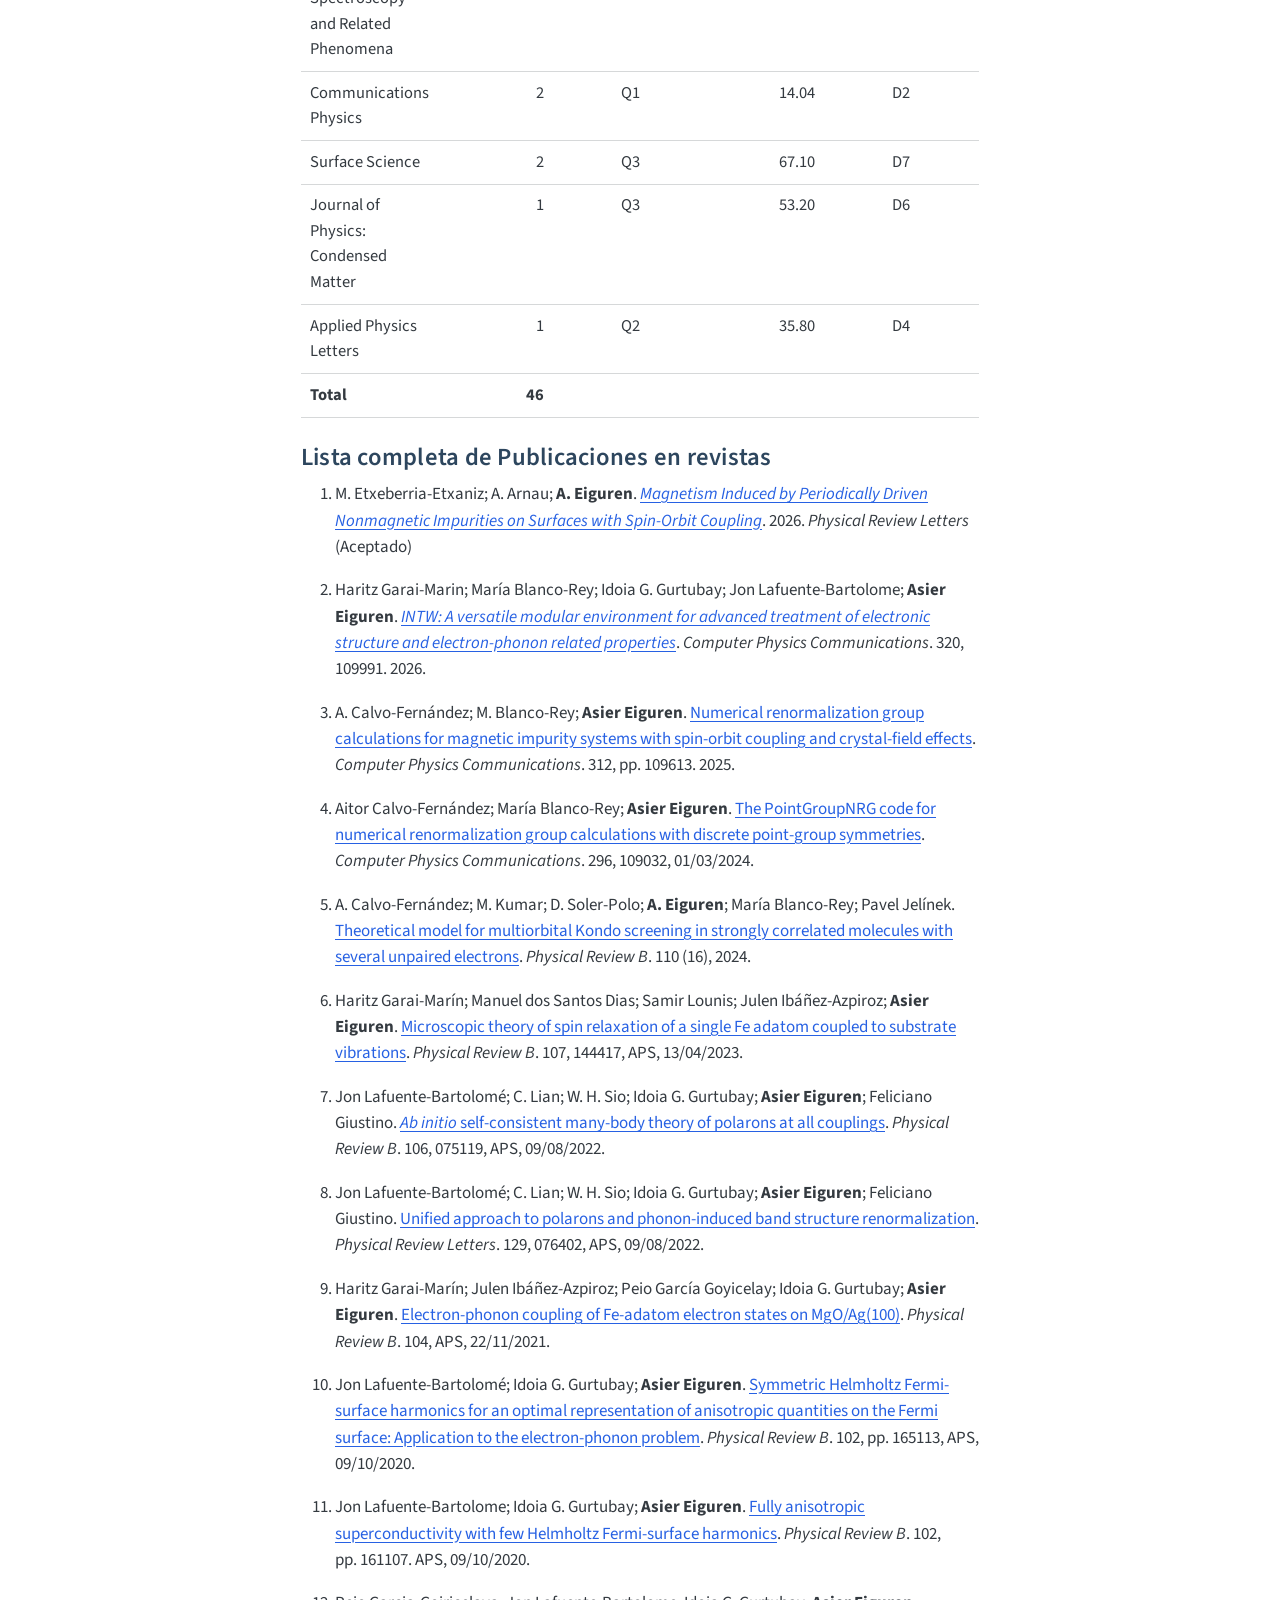
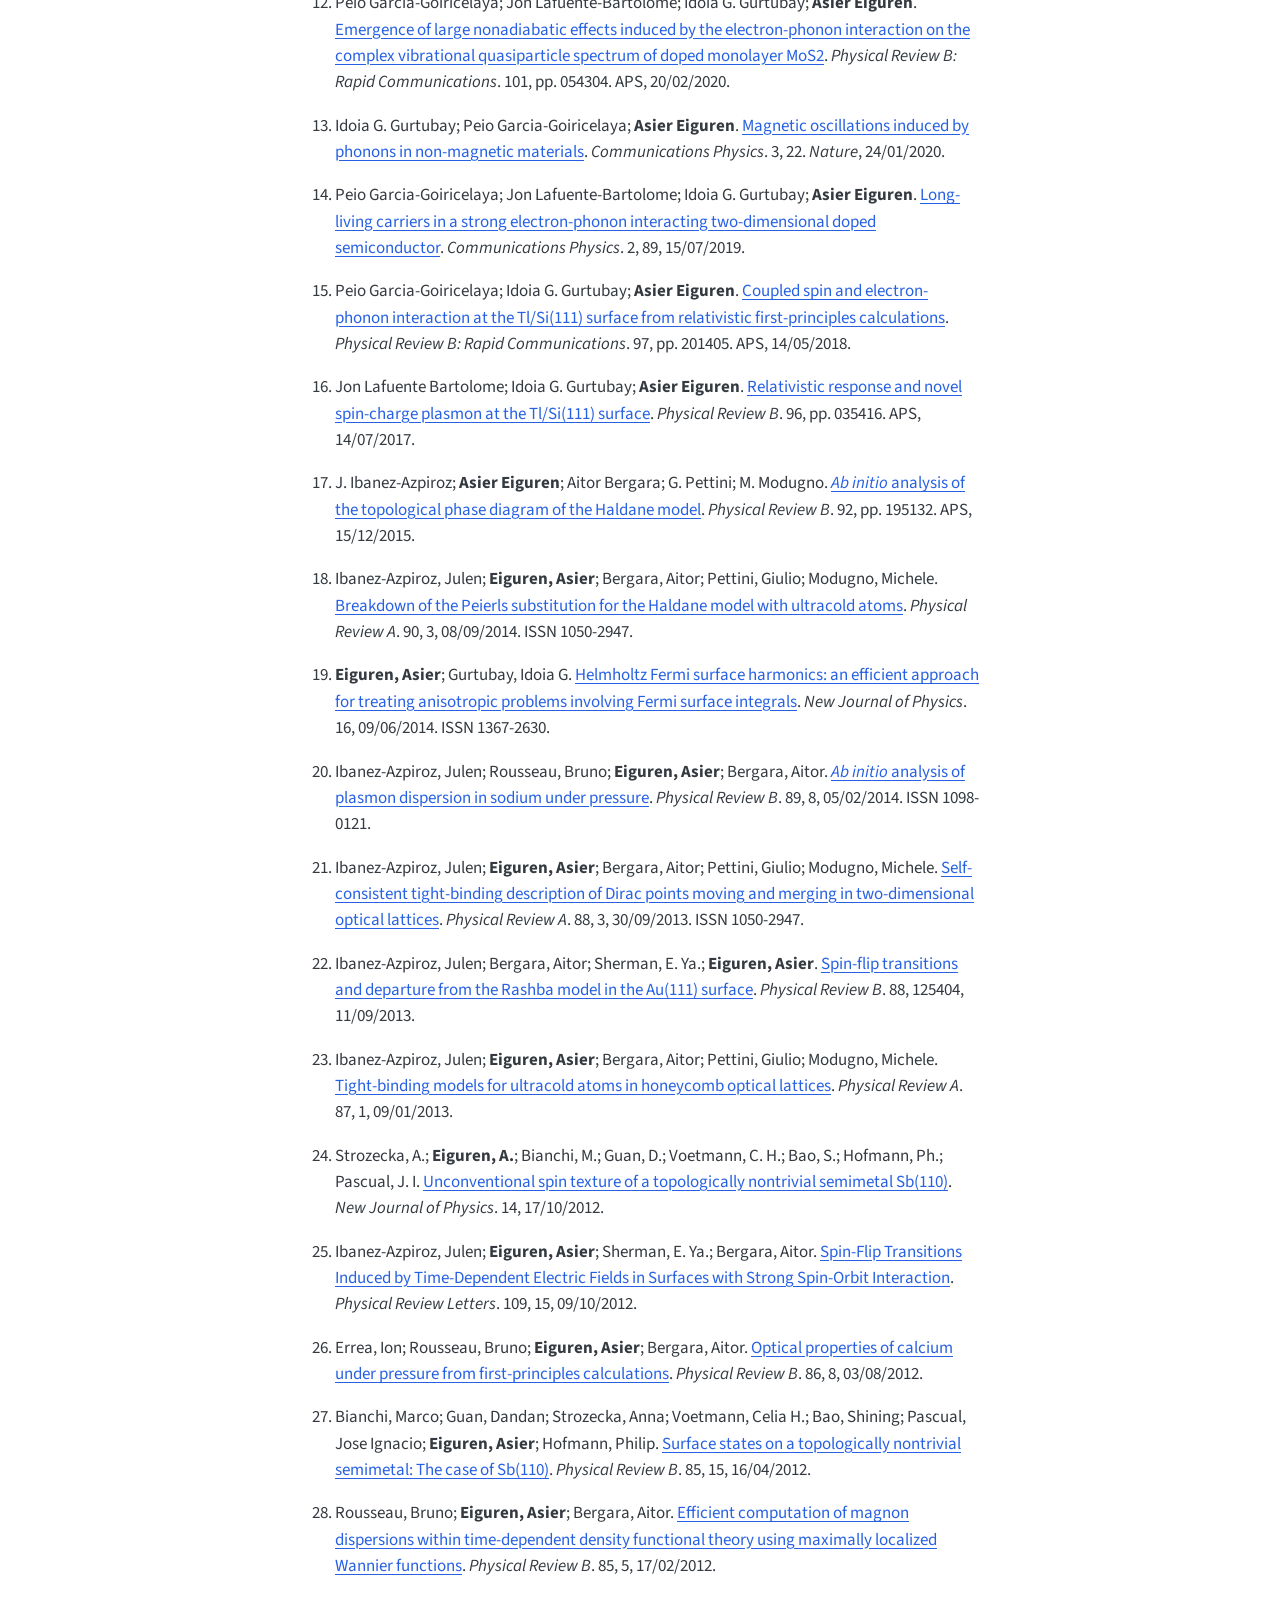
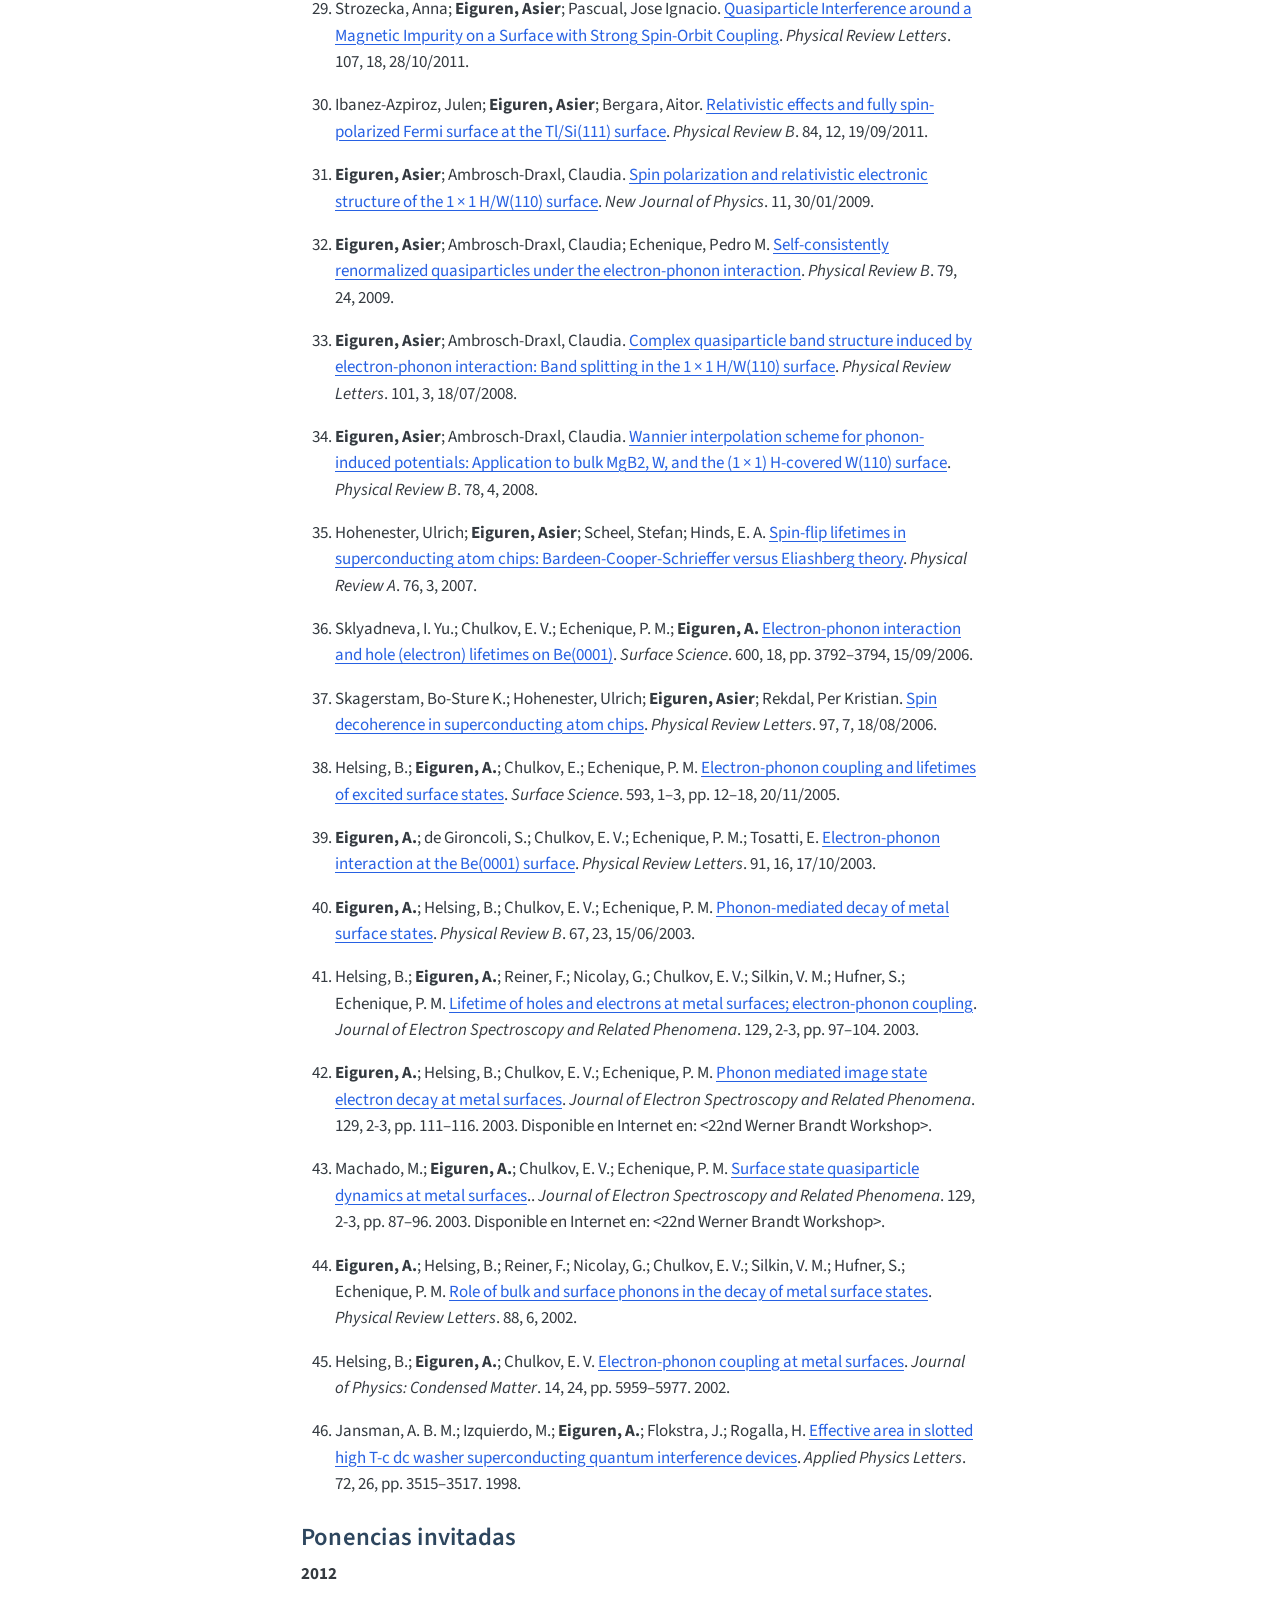
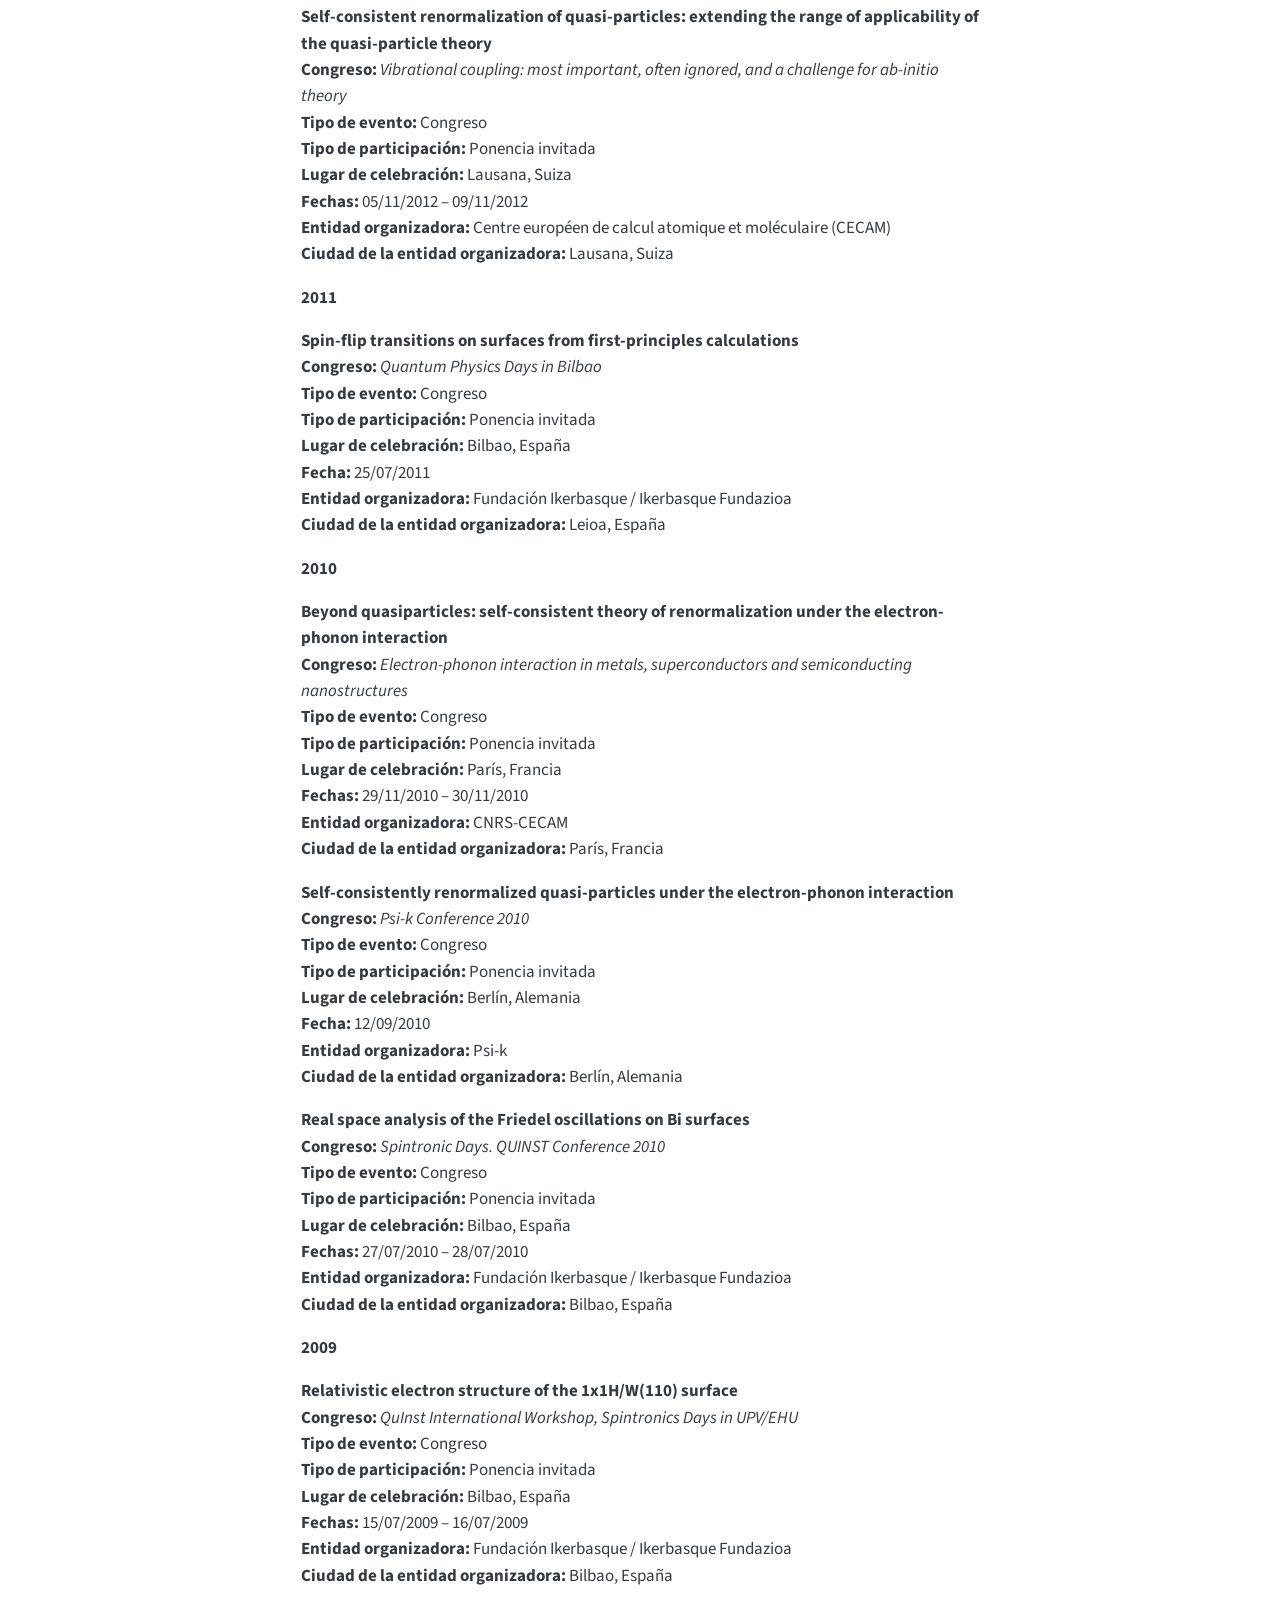
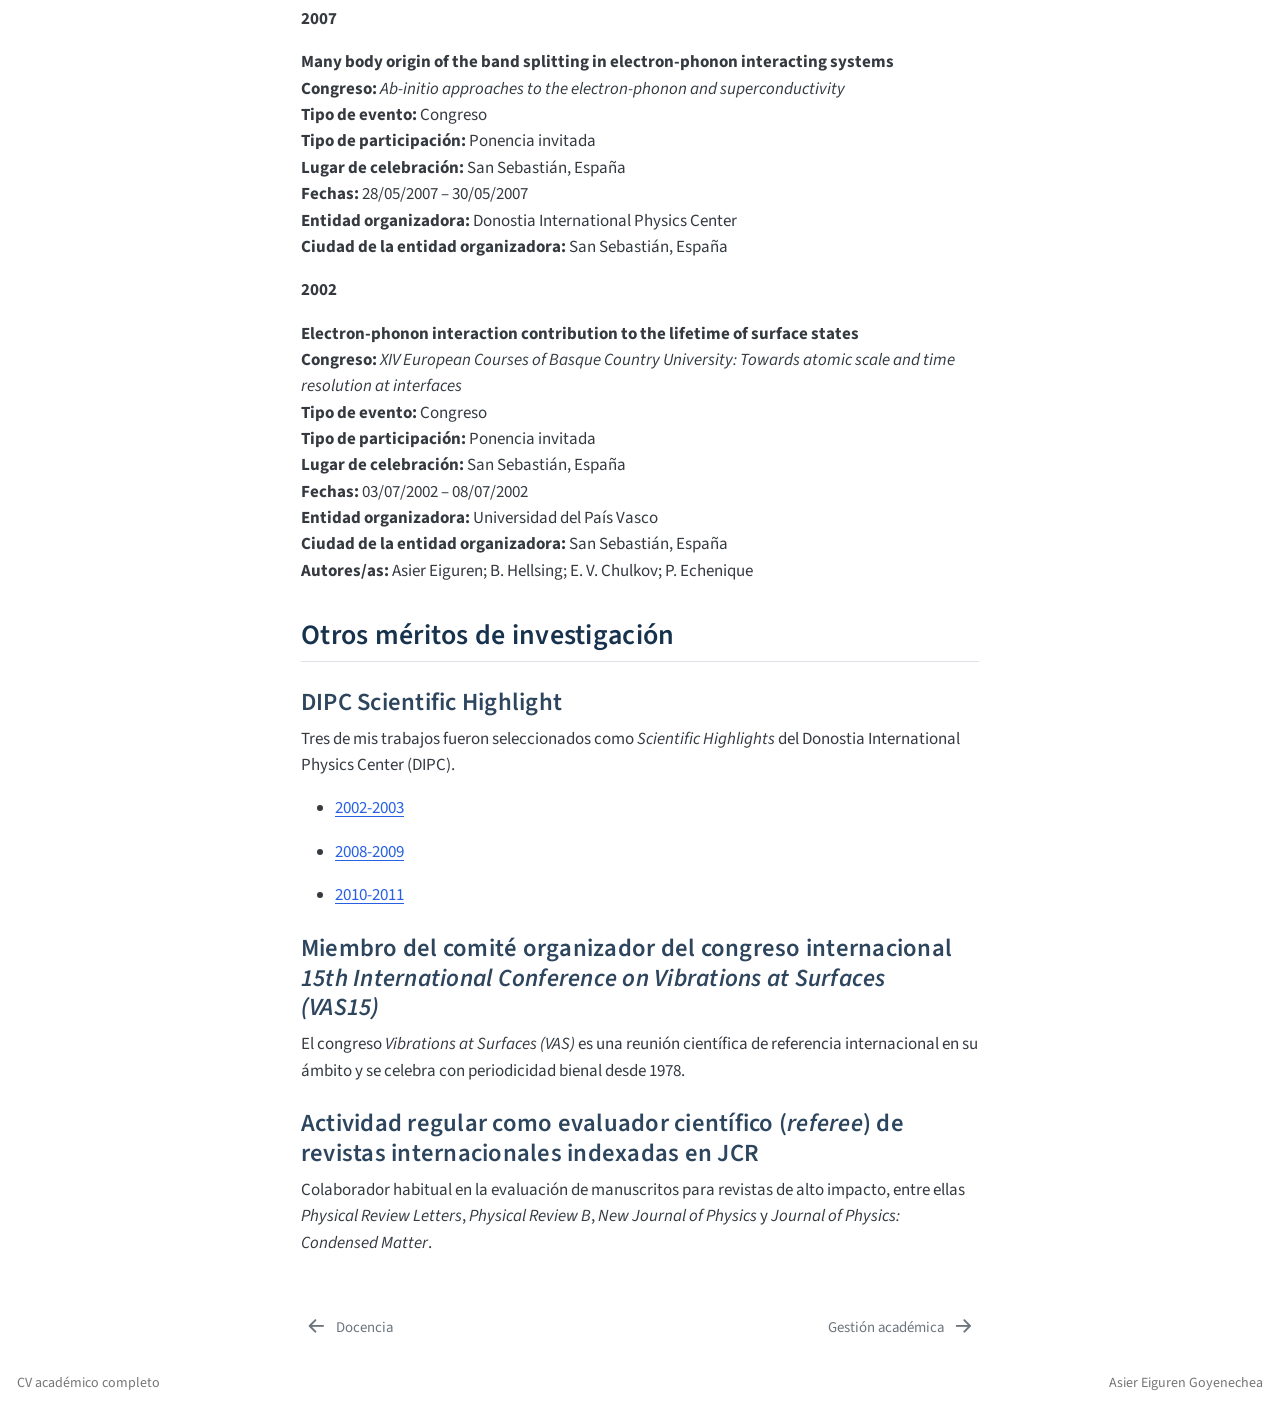
<file: 03-investigacion.html>
<!DOCTYPE html>
<html xmlns="http://www.w3.org/1999/xhtml" lang="es" xml:lang="es"><head>

<meta charset="utf-8">
<meta name="generator" content="quarto-1.8.25">

<meta name="viewport" content="width=device-width, initial-scale=1.0, user-scalable=yes">


<title>Investigación – Currículum Vitae</title>
<style>
code{white-space: pre-wrap;}
span.smallcaps{font-variant: small-caps;}
div.columns{display: flex; gap: min(4vw, 1.5em);}
div.column{flex: auto; overflow-x: auto;}
div.hanging-indent{margin-left: 1.5em; text-indent: -1.5em;}
ul.task-list{list-style: none;}
ul.task-list li input[type="checkbox"] {
  width: 0.8em;
  margin: 0 0.8em 0.2em -1em; /* quarto-specific, see https://github.com/quarto-dev/quarto-cli/issues/4556 */ 
  vertical-align: middle;
}
</style>


<script src="site_libs/quarto-nav/quarto-nav.js"></script>
<script src="site_libs/quarto-nav/headroom.min.js"></script>
<script src="site_libs/clipboard/clipboard.min.js"></script>
<script src="site_libs/quarto-search/autocomplete.umd.js"></script>
<script src="site_libs/quarto-search/fuse.min.js"></script>
<script src="site_libs/quarto-search/quarto-search.js"></script>
<meta name="quarto:offset" content="./">
<link href="./05-gestion.html" rel="next">
<link href="./02-docencia.html" rel="prev">
<script src="site_libs/quarto-html/quarto.js" type="module"></script>
<script src="site_libs/quarto-html/tabsets/tabsets.js" type="module"></script>
<script src="site_libs/quarto-html/axe/axe-check.js" type="module"></script>
<script src="site_libs/quarto-html/popper.min.js"></script>
<script src="site_libs/quarto-html/tippy.umd.min.js"></script>
<script src="site_libs/quarto-html/anchor.min.js"></script>
<link href="site_libs/quarto-html/tippy.css" rel="stylesheet">
<link href="site_libs/quarto-html/quarto-syntax-highlighting-7b89279ff1a6dce999919e0e67d4d9ec.css" rel="stylesheet" id="quarto-text-highlighting-styles">
<script src="site_libs/bootstrap/bootstrap.min.js"></script>
<link href="site_libs/bootstrap/bootstrap-icons.css" rel="stylesheet">
<link href="site_libs/bootstrap/bootstrap-e6bd158cc6aedcd27d3b7739fb1312fc.min.css" rel="stylesheet" append-hash="true" id="quarto-bootstrap" data-mode="light">
<script id="quarto-search-options" type="application/json">{
  "location": "sidebar",
  "copy-button": false,
  "collapse-after": 3,
  "panel-placement": "start",
  "type": "textbox",
  "limit": 50,
  "keyboard-shortcut": [
    "f",
    "/",
    "s"
  ],
  "show-item-context": false,
  "language": {
    "search-no-results-text": "No se han encontrado resultados",
    "search-matching-documents-text": "documentos encontrados",
    "search-copy-link-title": "Copiar el enlace en la búsqueda",
    "search-hide-matches-text": "Ocultar resultados adicionales",
    "search-more-match-text": "resultado adicional en este documento",
    "search-more-matches-text": "resultados adicionales en este documento",
    "search-clear-button-title": "Borrar",
    "search-text-placeholder": "",
    "search-detached-cancel-button-title": "Cancelar",
    "search-submit-button-title": "Enviar",
    "search-label": "Buscar"
  }
}</script>
<style>html{ scroll-behavior: smooth; }</style>


<link rel="stylesheet" href="styles.css">
</head>

<body class="nav-sidebar floating quarto-light">

<div id="quarto-search-results"></div>
  <header id="quarto-header" class="headroom fixed-top">
  <nav class="quarto-secondary-nav">
    <div class="container-fluid d-flex">
      <button type="button" class="quarto-btn-toggle btn" data-bs-toggle="collapse" role="button" data-bs-target=".quarto-sidebar-collapse-item" aria-controls="quarto-sidebar" aria-expanded="false" aria-label="Alternar barra lateral" onclick="if (window.quartoToggleHeadroom) { window.quartoToggleHeadroom(); }">
        <i class="bi bi-layout-text-sidebar-reverse"></i>
      </button>
        <nav class="quarto-page-breadcrumbs" aria-label="breadcrumb"><ol class="breadcrumb"><li class="breadcrumb-item"><a href="./03-investigacion.html"><span class="chapter-title">Investigación</span></a></li></ol></nav>
        <a class="flex-grow-1" role="navigation" data-bs-toggle="collapse" data-bs-target=".quarto-sidebar-collapse-item" aria-controls="quarto-sidebar" aria-expanded="false" aria-label="Alternar barra lateral" onclick="if (window.quartoToggleHeadroom) { window.quartoToggleHeadroom(); }">      
        </a>
      <button type="button" class="btn quarto-search-button" aria-label="Buscar" onclick="window.quartoOpenSearch();">
        <i class="bi bi-search"></i>
      </button>
    </div>
  </nav>
</header>
<!-- content -->
<div id="quarto-content" class="quarto-container page-columns page-rows-contents page-layout-article">
<!-- sidebar -->
  <nav id="quarto-sidebar" class="sidebar collapse collapse-horizontal quarto-sidebar-collapse-item sidebar-navigation floating overflow-auto">
    <div class="pt-lg-2 mt-2 text-left sidebar-header sidebar-header-stacked">
      <a href="./index.html" class="sidebar-logo-link">
      </a>
    <div class="sidebar-title mb-0 py-0">
      <a href="./">Currículum Vitae</a> 
    </div>
      </div>
        <div class="mt-2 flex-shrink-0 align-items-center">
        <div class="sidebar-search">
        <div id="quarto-search" class="" title="Buscar"></div>
        </div>
        </div>
    <div class="sidebar-menu-container"> 
    <ul class="list-unstyled mt-1">
        <li class="sidebar-item">
  <div class="sidebar-item-container"> 
  <a href="./index.html" class="sidebar-item-text sidebar-link"><span class="chapter-title">Presentación</span></a>
  </div>
</li>
        <li class="sidebar-item">
  <div class="sidebar-item-container"> 
  <a href="./01-trayectoria.html" class="sidebar-item-text sidebar-link"><span class="chapter-title">Trayectoria académica y profesional</span></a>
  </div>
</li>
        <li class="sidebar-item">
  <div class="sidebar-item-container"> 
  <a href="./02-docencia.html" class="sidebar-item-text sidebar-link"><span class="chapter-title">Docencia</span></a>
  </div>
</li>
        <li class="sidebar-item">
  <div class="sidebar-item-container"> 
  <a href="./03-investigacion.html" class="sidebar-item-text sidebar-link active"><span class="chapter-title">Investigación</span></a>
  </div>
</li>
        <li class="sidebar-item">
  <div class="sidebar-item-container"> 
  <a href="./05-gestion.html" class="sidebar-item-text sidebar-link"><span class="chapter-title">Gestión académica</span></a>
  </div>
</li>
        <li class="sidebar-item">
  <div class="sidebar-item-container"> 
  <a href="./06-premios.html" class="sidebar-item-text sidebar-link"><span class="chapter-title">Reconocimientos y becas</span></a>
  </div>
</li>
    </ul>
    </div>
</nav>
<div id="quarto-sidebar-glass" class="quarto-sidebar-collapse-item" data-bs-toggle="collapse" data-bs-target=".quarto-sidebar-collapse-item"></div>
<!-- margin-sidebar -->
    <div id="quarto-margin-sidebar" class="sidebar margin-sidebar">
        <nav id="TOC" role="doc-toc" class="toc-active">
    <h2 id="toc-title">Tabla de contenidos</h2>
   
  <ul>
  <li><a href="#perfil-investigador" id="toc-perfil-investigador" class="nav-link active" data-scroll-target="#perfil-investigador">Perfil investigador</a></li>
  <li><a href="#liderazgo-y-consolidación" id="toc-liderazgo-y-consolidación" class="nav-link" data-scroll-target="#liderazgo-y-consolidación">Liderazgo y consolidación</a></li>
  <li><a href="#proyectos-de-investigación-financiados-en-los-que-he-particiado-como-investigador-principal." id="toc-proyectos-de-investigación-financiados-en-los-que-he-particiado-como-investigador-principal." class="nav-link" data-scroll-target="#proyectos-de-investigación-financiados-en-los-que-he-particiado-como-investigador-principal.">Proyectos de investigación financiados en los que he particiado como investigador principal.</a></li>
  <li><a href="#lista-de-publicaciones" id="toc-lista-de-publicaciones" class="nav-link" data-scroll-target="#lista-de-publicaciones">Lista de Publicaciones</a>
  <ul class="collapse">
  <li><a href="#lista-completa-de-publicaciones-en-revistas" id="toc-lista-completa-de-publicaciones-en-revistas" class="nav-link" data-scroll-target="#lista-completa-de-publicaciones-en-revistas">Lista completa de Publicaciones en revistas</a></li>
  <li><a href="#ponencias-invitadas" id="toc-ponencias-invitadas" class="nav-link" data-scroll-target="#ponencias-invitadas">Ponencias invitadas</a></li>
  </ul></li>
  <li><a href="#otros-méritos-de-investigación" id="toc-otros-méritos-de-investigación" class="nav-link" data-scroll-target="#otros-méritos-de-investigación">Otros méritos de investigación</a>
  <ul class="collapse">
  <li><a href="#dipc-scientific-highlight" id="toc-dipc-scientific-highlight" class="nav-link" data-scroll-target="#dipc-scientific-highlight">DIPC Scientific Highlight</a></li>
  <li><a href="#miembro-del-comité-organizador-del-congreso-internacional-15th-international-conference-on-vibrations-at-surfaces-vas15" id="toc-miembro-del-comité-organizador-del-congreso-internacional-15th-international-conference-on-vibrations-at-surfaces-vas15" class="nav-link" data-scroll-target="#miembro-del-comité-organizador-del-congreso-internacional-15th-international-conference-on-vibrations-at-surfaces-vas15">Miembro del comité organizador del congreso internacional <em>15th International Conference on Vibrations at Surfaces (VAS15)</em></a></li>
  <li><a href="#actividad-regular-como-evaluador-científico-referee-de-revistas-internacionales-indexadas-en-jcr" id="toc-actividad-regular-como-evaluador-científico-referee-de-revistas-internacionales-indexadas-en-jcr" class="nav-link" data-scroll-target="#actividad-regular-como-evaluador-científico-referee-de-revistas-internacionales-indexadas-en-jcr">Actividad regular como evaluador científico (<em>referee</em>) de revistas internacionales indexadas en JCR</a></li>
  </ul></li>
  </ul>
</nav>
    </div>
<!-- main -->
<main class="content" id="quarto-document-content">

<header id="title-block-header" class="quarto-title-block default">
<div class="quarto-title">
<h1 class="title"><span class="chapter-title">Investigación</span></h1>
</div>



<div class="quarto-title-meta">

    
  
    
  </div>
  


</header>


<section id="perfil-investigador" class="level2">
<h2 class="anchored" data-anchor-id="perfil-investigador">Perfil investigador</h2>
<p>Durante los últimos 25 años he trabajado en el desarrollo metodológico aplicado a la <strong>Física de la Materia Condensada</strong>, centrando mi actividad investigadora en la interacción electrón-fonón, la respuesta electrónica y los efectos relativistas en sólidos.</p>
<p>A continuación describo una selección de cuatro artículos que considero especialmente relevantes y que han guiado mi trayectoria científica.</p>
<p>Mi primera contribución en este campo fue el trabajo <em>Role of bulk and surface phonons in the decay of metal surface states</em>, publicado en <em>Physical Review Letters</em> en 2002. Este artículo supuso una aportación pionera al abordar por primera vez la evaluación de la interacción electrón-fonón en superficies.</p>
<p>Durante mi estancia posdoctoral en la Universidad Karl Franzens de Graz (Austria, 2005–2007) desarrollé el trabajo <em>Wannier interpolation scheme for phonon-induced potentials</em>, publicado en <em>Physical Review B</em> en 2008. En él implementé un nuevo esquema de interpolación para su aplicación en cálculos <em>ab initio</em> relacionados con el acoplamiento electrón-fonón. El código se diseñó con una estructura modular e incorporó, entre otros elementos, la implementación de las operaciones de simetría que actúan sobre la función de onda electrónica —incluidos los espinores— y sobre los potenciales inducidos. Este trabajo fue el antecedente directo del código <em>INTW</em>, hoy convertido en una herramienta central en la actividad investigadora de mi grupo. Gracias a este entorno hemos podido calcular de manera eficiente elementos de matriz electrón-fonón en sistemas con un gran número de átomos y con resoluciones de miles de puntos en la superficie de Fermi.</p>
<p>Los artículos <em>Complex Quasiparticle Band Structure induced by the electron-phonon interaction</em>, publicado en <em>Physical Review Letters</em> en 2008, y <em>Self-consistently renormalized quasiparticles under the electron-phonon interaction</em>, publicado en <em>Physical Review B</em> en 2009, aportaron un nuevo método computacional para el cálculo de los polos de cuasiparticula, generalizando la teoría de Engelsberg y Schrieffer, una referencia clásica en el estudio del acoplamiento electrón-fonón. Estas contribuciones extendieron esa formulación al contexto de los cálculos <em>ab initio</em> y a temperaturas finitas. Como resultado de esta línea de trabajo fui ponente invitado en cinco congresos internacionales.</p>
<p>Posteriormente, el artículo <em>Helmholtz Fermi surface harmonics: an efficient approach for treating anisotropic problems involving Fermi surface integrals</em>, publicado en <em>New Journal of Physics</em> en 2014, introdujo una base alternativa de armónicos de superficie de Fermi. Esta propuesta puede interpretarse como una generalización de los armónicos esféricos a superficies periódicas arbitrarias.</p>
<p>Además de estas aportaciones, he impulsado en el grupo otras líneas de investigación relacionadas funciones de Green, la respuesta electrónica en sistemas relativistas, problemas de impurezas y transporte electrónico.</p>
</section>
<section id="liderazgo-y-consolidación" class="level2">
<h2 class="anchored" data-anchor-id="liderazgo-y-consolidación">Liderazgo y consolidación</h2>
<p>En la última década he asumido un papel de liderazgo en el grupo <a href="https://www.ehu.eus/es/web/computational-many-body-theory/home">Teoría Computacional en Física de la Materia Condensada</a>. Una parte importante de nuestros proyectos presenta un marcado componente de desarrollo computacional en torno al cálculo de estructura electrónica.</p>
<p>Considero que uno de los principales elementos vertebradores de mi grupo es el proyecto <a href="https://www.sciencedirect.com/science/article/pii/S0010465525004928">INTW</a>, un software modular que comencé a desarrollar durante mi estancia posdoctoral en Austria y que, durante mi etapa en la Facultad de Ciencia y Tecnología, ha recibido aportaciones importantes de todo nuestro grupo de intestigación. Buena parte de las tesis doctorales dirigidas en el grupo se han desarrollado utilizando este software o se han planteado en torno a su desarrollo.</p>
</section>
<section id="proyectos-de-investigación-financiados-en-los-que-he-particiado-como-investigador-principal." class="level2">
<h2 class="anchored" data-anchor-id="proyectos-de-investigación-financiados-en-los-que-he-particiado-como-investigador-principal.">Proyectos de investigación financiados en los que he particiado como investigador principal.</h2>
<table class="caption-top table">
<thead>
<tr class="header">
<th>Periodo</th>
<th>Proyecto</th>
<th>Convocatoria / entidad financiadora</th>
<th>Rol</th>
<th style="text-align: right;">Financiación</th>
</tr>
</thead>
<tbody>
<tr class="odd">
<td>2012</td>
<td><a href="http://www.sc.ehu.es/ccwbayes/members/inaki/concurso-plaza-PLC8L1-D00140-2/CV/Listado%20Proyectos%20-%20Inaki%20Inza%20Cano.pdf">Especialización científica en cálculo GPU y adaptación de códigos de cómputo científico en los nuevos entornos de cálculo: GPU y paralelización masiva (SAIOTEK, S-PE11UN137)</a></td>
<td>Convocatoria autonómica / Gobierno Vasco</td>
<td>IP</td>
<td style="text-align: right;">1.784 €</td>
</tr>
<tr class="even">
<td>2019–2021</td>
<td><a href="https://drive.google.com/file/d/1G0HIu5RDRCEnaTnWIe7CHoGlGLpLhpN-/view?usp=drive_link">Teoría computacional en Física de la Materia Condensada</a></td>
<td>Grupos de Investigación de la UPV/EHU</td>
<td>IP</td>
<td style="text-align: right;">28.654 €</td>
</tr>
<tr class="odd">
<td>2019–2021</td>
<td><a href="https://www.science.eus/es/groups/desarrollo-de-nuevas-metodologias-en-problemas-destacados-de-fisica-de-la-materia-condensada">Desarrollo de nuevas metodologías en problemas destacados de Física de la Materia Condensada (IT1260-19)</a></td>
<td>Ayudas para apoyar las actividades de los grupos de investigación del sistema universitario vasco (Gobierno Vasco)</td>
<td>IP</td>
<td style="text-align: right;">82.809 €</td>
</tr>
<tr class="even">
<td>2020–2023</td>
<td><a href="https://drive.google.com/file/d/1G0HIu5RDRCEnaTnWIe7CHoGlGLpLhpN-/view?usp=drive_link">Vibraciones y Magnetismo en Sistemas con Acoplamiento Spin-Orbita</a></td>
<td>Convocatoria nacional</td>
<td>Co-IP</td>
<td style="text-align: right;">117.370 €</td>
</tr>
<tr class="odd">
<td>2022–2025</td>
<td><a href="https://research.science.eus/grupos/16910/detalle">Desarrollo de nuevas metodologías en problemas destacados de Física de la Materia Condensada (IT1527-22)</a></td>
<td>Ayudas para apoyar las actividades de los grupos de investigación del sistema universitario vasco (Gobierno Vasco)</td>
<td>IP</td>
<td style="text-align: right;">331.092 €</td>
</tr>
<tr class="even">
<td>2023–2027</td>
<td><a href="https://drive.google.com/file/d/1G0HIu5RDRCEnaTnWIe7CHoGlGLpLhpN-/view?usp=drive_link">Materia Condensada: Vibraciones, Magnetismo y Alta Correlación</a></td>
<td>Convocatoria nacional / MCIU</td>
<td>Co-IP</td>
<td style="text-align: right;">112.500 €</td>
</tr>
</tbody>
</table>
</section>
<section id="lista-de-publicaciones" class="level2">
<h2 class="anchored" data-anchor-id="lista-de-publicaciones">Lista de Publicaciones</h2>
<p>He publicado <strong>46 artículos</strong> en total, de los que <strong>11</strong> se encuentran en el primer decil (<strong>11D1</strong>), <strong>13</strong> en el primer cuartil (<strong>13Q1</strong>) y <strong>13</strong> en el primer tercil (<strong>13T1</strong>). Se trata de una producción orientada prioritariamente a la calidad y a la publicación en revistas internacionales de referencia.</p>
<table class="caption-top table">
<colgroup>
<col style="width: 17%">
<col style="width: 17%">
<col style="width: 23%">
<col style="width: 17%">
<col style="width: 23%">
</colgroup>
<thead>
<tr class="header">
<th style="text-align: left;"><strong>Revista</strong></th>
<th style="text-align: right;"><strong>Nº de artículos</strong></th>
<th style="text-align: center;"><strong>JCR 2024</strong></th>
<th style="text-align: right;"><strong>Top % JCR</strong></th>
<th style="text-align: center;"><strong>Decil</strong></th>
</tr>
</thead>
<tbody>
<tr class="odd">
<td style="text-align: left;">Physical Review B</td>
<td style="text-align: right;">19</td>
<td style="text-align: center;">Q2</td>
<td style="text-align: right;">35.29</td>
<td style="text-align: center;">D4</td>
</tr>
<tr class="even">
<td style="text-align: left;">Physical Review Letters</td>
<td style="text-align: right;">8</td>
<td style="text-align: center;">Q1</td>
<td style="text-align: right;">7.89</td>
<td style="text-align: center;">D1</td>
</tr>
<tr class="odd">
<td style="text-align: left;">Physical Review A</td>
<td style="text-align: right;">4</td>
<td style="text-align: center;">Q2</td>
<td style="text-align: right;">33.30</td>
<td style="text-align: center;">D4</td>
</tr>
<tr class="even">
<td style="text-align: left;">Computer Physics Communications</td>
<td style="text-align: right;">3</td>
<td style="text-align: center;">Q1</td>
<td style="text-align: right;">6.56</td>
<td style="text-align: center;">D1</td>
</tr>
<tr class="odd">
<td style="text-align: left;">New Journal of Physics</td>
<td style="text-align: right;">3</td>
<td style="text-align: center;">Q2</td>
<td style="text-align: right;">33.30</td>
<td style="text-align: center;">D4</td>
</tr>
<tr class="even">
<td style="text-align: left;">Journal of Electron Spectroscopy and Related Phenomena</td>
<td style="text-align: right;">3</td>
<td style="text-align: center;">Q3</td>
<td style="text-align: right;">65.90</td>
<td style="text-align: center;">D7</td>
</tr>
<tr class="odd">
<td style="text-align: left;">Communications Physics</td>
<td style="text-align: right;">2</td>
<td style="text-align: center;">Q1</td>
<td style="text-align: right;">14.04</td>
<td style="text-align: center;">D2</td>
</tr>
<tr class="even">
<td style="text-align: left;">Surface Science</td>
<td style="text-align: right;">2</td>
<td style="text-align: center;">Q3</td>
<td style="text-align: right;">67.10</td>
<td style="text-align: center;">D7</td>
</tr>
<tr class="odd">
<td style="text-align: left;">Journal of Physics: Condensed Matter</td>
<td style="text-align: right;">1</td>
<td style="text-align: center;">Q3</td>
<td style="text-align: right;">53.20</td>
<td style="text-align: center;">D6</td>
</tr>
<tr class="even">
<td style="text-align: left;">Applied Physics Letters</td>
<td style="text-align: right;">1</td>
<td style="text-align: center;">Q2</td>
<td style="text-align: right;">35.80</td>
<td style="text-align: center;">D4</td>
</tr>
<tr class="odd">
<td style="text-align: left;"><strong>Total</strong></td>
<td style="text-align: right;"><strong>46</strong></td>
<td style="text-align: center;"></td>
<td style="text-align: right;"></td>
<td style="text-align: center;"></td>
</tr>
</tbody>
</table>
<section id="lista-completa-de-publicaciones-en-revistas" class="level3">
<h3 class="anchored" data-anchor-id="lista-completa-de-publicaciones-en-revistas">Lista completa de Publicaciones en revistas</h3>
<ol type="1">
<li><p>M. Etxeberria-Etxaniz; A. Arnau; <strong>A. Eiguren</strong>. <a href="https://drive.google.com/file/d/13dvaud1LC_o5IxQP1OYoDvxqDM91cd6o/view?usp=drive_link"><em>Magnetism Induced by Periodically Driven Nonmagnetic Impurities on Surfaces with Spin-Orbit Coupling</em></a>. 2026. <em>Physical Review Letters</em> (Aceptado)</p></li>
<li><p>Haritz Garai-Marin; María Blanco-Rey; Idoia G. Gurtubay; Jon Lafuente-Bartolome; <strong>Asier Eiguren</strong>. <a href="https://drive.google.com/file/d/1zGrbHfEhH6tEaxVAfnMq6QgpMaoOdt4P/view?usp=drive_link"><em>INTW: A versatile modular environment for advanced treatment of electronic structure and electron-phonon related properties</em></a>. <em>Computer Physics Communications</em>. 320, 109991. 2026.</p></li>
<li><p>A. Calvo-Fernández; M. Blanco-Rey; <strong>Asier Eiguren</strong>. <a href="https://drive.google.com/file/d/1HMsbhvmbEDwT8IGtxLjwTk04LNKecQD9/view?usp=drive_link">Numerical renormalization group calculations for magnetic impurity systems with spin-orbit coupling and crystal-field effects</a>. <em>Computer Physics Communications</em>. 312, pp.&nbsp;109613. 2025.</p></li>
<li><p>Aitor Calvo-Fernández; María Blanco-Rey; <strong>Asier Eiguren</strong>. <a href="https://drive.google.com/file/d/1kylLhTPwmhFbjx3UdvHQke4zn0CPbmJH/view?usp=drive_link">The PointGroupNRG code for numerical renormalization group calculations with discrete point-group symmetries</a>. <em>Computer Physics Communications</em>. 296, 109032, 01/03/2024.</p></li>
<li><p>A. Calvo-Fernández; M. Kumar; D. Soler-Polo; <strong>A. Eiguren</strong>; María Blanco-Rey; Pavel Jelínek. <a href="https://drive.google.com/file/d/1a6LZ_ZT1AlavimADKvIEYm86Dj_dcbU4/view?usp=drive_link">Theoretical model for multiorbital Kondo screening in strongly correlated molecules with several unpaired electrons</a>. <em>Physical Review B</em>. 110 (16), 2024.</p></li>
<li><p>Haritz Garai-Marín; Manuel dos Santos Dias; Samir Lounis; Julen Ibáñez-Azpiroz; <strong>Asier Eiguren</strong>. <a href="https://drive.google.com/file/d/1DzT3J1L_pEZRcZv1sZtd5Edzl2oPnGZ0/view?usp=drive_link">Microscopic theory of spin relaxation of a single Fe adatom coupled to substrate vibrations</a>. <em>Physical Review B</em>. 107, 144417, APS, 13/04/2023.</p></li>
<li><p>Jon Lafuente-Bartolomé; C. Lian; W. H. Sio; Idoia G. Gurtubay; <strong>Asier Eiguren</strong>; Feliciano Giustino. <a href="https://drive.google.com/file/d/1ESVHEbCjhemO0xBx5xojirBdmsjw5EDq/view?usp=drive_link"><em>Ab initio</em> self-consistent many-body theory of polarons at all couplings</a>. <em>Physical Review B</em>. 106, 075119, APS, 09/08/2022.</p></li>
<li><p>Jon Lafuente-Bartolomé; C. Lian; W. H. Sio; Idoia G. Gurtubay; <strong>Asier Eiguren</strong>; Feliciano Giustino. <a href="https://drive.google.com/file/d/1bhan0-jI3j95d1VowaoW0mY9zW22j97u/view?usp=drive_link">Unified approach to polarons and phonon-induced band structure renormalization</a>. <em>Physical Review Letters</em>. 129, 076402, APS, 09/08/2022.</p></li>
<li><p>Haritz Garai-Marín; Julen Ibáñez-Azpiroz; Peio García Goyicelay; Idoia G. Gurtubay; <strong>Asier Eiguren</strong>. <a href="https://drive.google.com/file/d/1CPHbOwNTEkrXWdGmmcvXsQWGyg3IChgX/view?usp=drive_link">Electron-phonon coupling of Fe-adatom electron states on MgO/Ag(100)</a>. <em>Physical Review B</em>. 104, APS, 22/11/2021.</p></li>
<li><p>Jon Lafuente-Bartolomé; Idoia G. Gurtubay; <strong>Asier Eiguren</strong>. <a href="https://drive.google.com/file/d/1HJjKF0RkOBAbLW_yNjKjQGacq6NC2orT/view?usp=drive_link">Symmetric Helmholtz Fermi-surface harmonics for an optimal representation of anisotropic quantities on the Fermi surface: Application to the electron-phonon problem</a>. <em>Physical Review B</em>. 102, pp.&nbsp;165113, APS, 09/10/2020.</p></li>
<li><p>Jon Lafuente-Bartolome; Idoia G. Gurtubay; <strong>Asier Eiguren</strong>. <a href="https://drive.google.com/file/d/1bxKfS6EHK_p50V2Q5sENHHiaDMu62Yws/view?usp=drive_link">Fully anisotropic superconductivity with few Helmholtz Fermi-surface harmonics</a>. <em>Physical Review B</em>. 102, pp.&nbsp;161107. APS, 09/10/2020.</p></li>
<li><p>Peio Garcia-Goiricelaya; Jon Lafuente-Bartolome; Idoia G. Gurtubay; <strong>Asier Eiguren</strong>. <a href="https://drive.google.com/file/d/1eYFLIddBjaAYaPbgZgEvLcWhqGXOP_la/view?usp=drive_link">Emergence of large nonadiabatic effects induced by the electron-phonon interaction on the complex vibrational quasiparticle spectrum of doped monolayer MoS2</a>. <em>Physical Review B: Rapid Communications</em>. 101, pp.&nbsp;054304. APS, 20/02/2020.</p></li>
<li><p>Idoia G. Gurtubay; Peio Garcia-Goiricelaya; <strong>Asier Eiguren</strong>. <a href="https://drive.google.com/file/d/1r91kS8aItooo3A6r-cr1YRBg1GKM4aHz/view?usp=drive_link">Magnetic oscillations induced by phonons in non-magnetic materials</a>. <em>Communications Physics</em>. 3, 22. <em>Nature</em>, 24/01/2020.</p></li>
<li><p>Peio Garcia-Goiricelaya; Jon Lafuente-Bartolome; Idoia G. Gurtubay; <strong>Asier Eiguren</strong>. <a href="https://drive.google.com/file/d/1WVl6dJJwskF_e-2WlbN9rqfhoBhiNc3t/view?usp=drive_link">Long-living carriers in a strong electron-phonon interacting two-dimensional doped semiconductor</a>. <em>Communications Physics</em>. 2, 89, 15/07/2019.</p></li>
<li><p>Peio Garcia-Goiricelaya; Idoia G. Gurtubay; <strong>Asier Eiguren</strong>. <a href="https://drive.google.com/file/d/10kDcuoP5jUE9m3IbxkcqTnDcxXs95zaw/view?usp=drive_link">Coupled spin and electron-phonon interaction at the Tl/Si(111) surface from relativistic first-principles calculations</a>. <em>Physical Review B: Rapid Communications</em>. 97, pp.&nbsp;201405. APS, 14/05/2018.</p></li>
<li><p>Jon Lafuente Bartolome; Idoia G. Gurtubay; <strong>Asier Eiguren</strong>. <a href="https://drive.google.com/file/d/1Gxbvf4L9c4gL6ySwujP7kN9euGqgUOBB/view?usp=drive_link">Relativistic response and novel spin-charge plasmon at the Tl/Si(111) surface</a>. <em>Physical Review B</em>. 96, pp.&nbsp;035416. APS, 14/07/2017.</p></li>
<li><p>J. Ibanez-Azpiroz; <strong>Asier Eiguren</strong>; Aitor Bergara; G. Pettini; M. Modugno. <a href="https://drive.google.com/file/d/1jicf9oTymsib9Wh6_UFFjwxXhUzI0FF3/view?usp=drive_link"><em>Ab initio</em> analysis of the topological phase diagram of the Haldane model</a>. <em>Physical Review B</em>. 92, pp.&nbsp;195132. APS, 15/12/2015.</p></li>
<li><p>Ibanez-Azpiroz, Julen; <strong>Eiguren, Asier</strong>; Bergara, Aitor; Pettini, Giulio; Modugno, Michele. <a href="https://drive.google.com/file/d/1r_3XEzdmNB9zyjv8TkChRAWLTI9_K4NE/view?usp=drive_link">Breakdown of the Peierls substitution for the Haldane model with ultracold atoms</a>. <em>Physical Review A</em>. 90, 3, 08/09/2014. ISSN 1050-2947.</p></li>
<li><p><strong>Eiguren, Asier</strong>; Gurtubay, Idoia G. <a href="https://drive.google.com/file/d/1NbKH9dpR3t5Fp5YC3rMtBGf8FkYem4PD/view?usp=drive_link">Helmholtz Fermi surface harmonics: an efficient approach for treating anisotropic problems involving Fermi surface integrals</a>. <em>New Journal of Physics</em>. 16, 09/06/2014. ISSN 1367-2630.</p></li>
<li><p>Ibanez-Azpiroz, Julen; Rousseau, Bruno; <strong>Eiguren, Asier</strong>; Bergara, Aitor. <a href="https://drive.google.com/file/d/1A60yAFZUx9Q7gWhl_AS0vVb51KTfM8Sh/view?usp=drive_link"><em>Ab initio</em> analysis of plasmon dispersion in sodium under pressure</a>. <em>Physical Review B</em>. 89, 8, 05/02/2014. ISSN 1098-0121.</p></li>
<li><p>Ibanez-Azpiroz, Julen; <strong>Eiguren, Asier</strong>; Bergara, Aitor; Pettini, Giulio; Modugno, Michele. <a href="https://drive.google.com/file/d/1NtlXH_ANDBU4xe6c2sNHek_OjTKoL4w3/view?usp=drive_link">Self-consistent tight-binding description of Dirac points moving and merging in two-dimensional optical lattices</a>. <em>Physical Review A</em>. 88, 3, 30/09/2013. ISSN 1050-2947.</p></li>
<li><p>Ibanez-Azpiroz, Julen; Bergara, Aitor; Sherman, E. Ya.; <strong>Eiguren, Asier</strong>. <a href="https://drive.google.com/file/d/1Gcjbm77gQKoN7SgJviZGcHGilCd7YxqH/view?usp=drive_link">Spin-flip transitions and departure from the Rashba model in the Au(111) surface</a>. <em>Physical Review B</em>. 88, 125404, 11/09/2013.</p></li>
<li><p>Ibanez-Azpiroz, Julen; <strong>Eiguren, Asier</strong>; Bergara, Aitor; Pettini, Giulio; Modugno, Michele. <a href="https://drive.google.com/file/d/1Zuooudy_-OeGpeCMOwgIxVoO_sRmwRlO/view?usp=drive_link">Tight-binding models for ultracold atoms in honeycomb optical lattices</a>. <em>Physical Review A</em>. 87, 1, 09/01/2013.</p></li>
<li><p>Strozecka, A.; <strong>Eiguren, A.</strong>; Bianchi, M.; Guan, D.; Voetmann, C. H.; Bao, S.; Hofmann, Ph.; Pascual, J. I. <a href="https://drive.google.com/file/d/1jtmd-hJ7Mh19oqpqBBDPlR6IoRPskIf6/view?usp=drive_link">Unconventional spin texture of a topologically nontrivial semimetal Sb(110)</a>. <em>New Journal of Physics</em>. 14, 17/10/2012.</p></li>
<li><p>Ibanez-Azpiroz, Julen; <strong>Eiguren, Asier</strong>; Sherman, E. Ya.; Bergara, Aitor. <a href="https://drive.google.com/file/d/1lUF1biA6HemR8BoWx0x23ddugiZ2vuLJ/view?usp=drive_link">Spin-Flip Transitions Induced by Time-Dependent Electric Fields in Surfaces with Strong Spin-Orbit Interaction</a>. <em>Physical Review Letters</em>. 109, 15, 09/10/2012.</p></li>
<li><p>Errea, Ion; Rousseau, Bruno; <strong>Eiguren, Asier</strong>; Bergara, Aitor. <a href="https://drive.google.com/file/d/1kK-08sx_pEPwnzJQQzJocNnSCDrFY9e3/view?usp=drive_link">Optical properties of calcium under pressure from first-principles calculations</a>. <em>Physical Review B</em>. 86, 8, 03/08/2012.</p></li>
<li><p>Bianchi, Marco; Guan, Dandan; Strozecka, Anna; Voetmann, Celia H.; Bao, Shining; Pascual, Jose Ignacio; <strong>Eiguren, Asier</strong>; Hofmann, Philip. <a href="https://drive.google.com/file/d/12lK3QYmD6p9fzWcrBtzSiLloMwsC2s9b/view?usp=drive_link">Surface states on a topologically nontrivial semimetal: The case of Sb(110)</a>. <em>Physical Review B</em>. 85, 15, 16/04/2012.</p></li>
<li><p>Rousseau, Bruno; <strong>Eiguren, Asier</strong>; Bergara, Aitor. <a href="https://drive.google.com/file/d/1BG1sPui6uGql17ejV3_r7ijM37x_iCo-/view?usp=drive_link">Efficient computation of magnon dispersions within time-dependent density functional theory using maximally localized Wannier functions</a>. <em>Physical Review B</em>. 85, 5, 17/02/2012.</p></li>
<li><p>Strozecka, Anna; <strong>Eiguren, Asier</strong>; Pascual, Jose Ignacio. <a href="https://drive.google.com/file/d/1TZlt6HohduPCnsjfaSWJZoD5hSmTFF1a/view?usp=drive_link">Quasiparticle Interference around a Magnetic Impurity on a Surface with Strong Spin-Orbit Coupling</a>. <em>Physical Review Letters</em>. 107, 18, 28/10/2011.</p></li>
<li><p>Ibanez-Azpiroz, Julen; <strong>Eiguren, Asier</strong>; Bergara, Aitor. <a href="https://drive.google.com/file/d/1eh0ZxPV3d7dnfWSiQ1Yvp2TNP9o-5R_y/view?usp=drive_link">Relativistic effects and fully spin-polarized Fermi surface at the Tl/Si(111) surface</a>. <em>Physical Review B</em>. 84, 12, 19/09/2011.</p></li>
<li><p><strong>Eiguren, Asier</strong>; Ambrosch-Draxl, Claudia. <a href="https://drive.google.com/file/d/19oaW_6DUjInY-hXUyPk2m9L6JymvcsdZ/view?usp=drive_link">Spin polarization and relativistic electronic structure of the 1 × 1 H/W(110) surface</a>. <em>New Journal of Physics</em>. 11, 30/01/2009.</p></li>
<li><p><strong>Eiguren, Asier</strong>; Ambrosch-Draxl, Claudia; Echenique, Pedro M. <a href="https://drive.google.com/file/d/1AfSLGApuEj5OvUnVFUzS5KJk7mtkooFi/view?usp=drive_link">Self-consistently renormalized quasiparticles under the electron-phonon interaction</a>. <em>Physical Review B</em>. 79, 24, 2009.</p></li>
<li><p><strong>Eiguren, Asier</strong>; Ambrosch-Draxl, Claudia. <a href="https://drive.google.com/file/d/1nHgaDntUDrlxy8NsgnJft-Dn44u_LiCA/view?usp=drive_link">Complex quasiparticle band structure induced by electron-phonon interaction: Band splitting in the 1 × 1 H/W(110) surface</a>. <em>Physical Review Letters</em>. 101, 3, 18/07/2008.</p></li>
<li><p><strong>Eiguren, Asier</strong>; Ambrosch-Draxl, Claudia. <a href="https://drive.google.com/file/d/1v2Ru8Qv_0pQAIRtu-wnlXT7cncX5V0PC/view?usp=drive_link">Wannier interpolation scheme for phonon-induced potentials: Application to bulk MgB2, W, and the (1 × 1) H-covered W(110) surface</a>. <em>Physical Review B</em>. 78, 4, 2008.</p></li>
<li><p>Hohenester, Ulrich; <strong>Eiguren, Asier</strong>; Scheel, Stefan; Hinds, E. A. <a href="https://drive.google.com/file/d/1szHTDkz8XWhX4PxNiLM5UzsxTWGLbJqY/view?usp=drive_link">Spin-flip lifetimes in superconducting atom chips: Bardeen-Cooper-Schrieffer versus Eliashberg theory</a>. <em>Physical Review A</em>. 76, 3, 2007.</p></li>
<li><p>Sklyadneva, I. Yu.; Chulkov, E. V.; Echenique, P. M.; <strong>Eiguren, A.</strong> <a href="https://drive.google.com/file/d/1ObrscS8d19w7WIFTZpQF63P28_87n5D6/view?usp=drive_link">Electron-phonon interaction and hole (electron) lifetimes on Be(0001)</a>. <em>Surface Science</em>. 600, 18, pp.&nbsp;3792–3794, 15/09/2006.</p></li>
<li><p>Skagerstam, Bo-Sture K.; Hohenester, Ulrich; <strong>Eiguren, Asier</strong>; Rekdal, Per Kristian. <a href="https://drive.google.com/file/d/1ltKMlwfpUbSaxQATTH7AaFEa488Doz_1/view?usp=drive_link">Spin decoherence in superconducting atom chips</a>. <em>Physical Review Letters</em>. 97, 7, 18/08/2006.</p></li>
<li><p>Helsing, B.; <strong>Eiguren, A.</strong>; Chulkov, E.; Echenique, P. M. <a href="https://drive.google.com/file/d/1eGOH73RM7jbqwU1ynH1A9zwMZfYx2ZGp/view?usp=drive_link">Electron-phonon coupling and lifetimes of excited surface states</a>. <em>Surface Science</em>. 593, 1–3, pp.&nbsp;12–18, 20/11/2005.</p></li>
<li><p><strong>Eiguren, A.</strong>; de Gironcoli, S.; Chulkov, E. V.; Echenique, P. M.; Tosatti, E. <a href="https://drive.google.com/file/d/1woTATQJj4TmpaNRRW_9pD_jlMlHiaiBt/view?usp=drive_link">Electron-phonon interaction at the Be(0001) surface</a>. <em>Physical Review Letters</em>. 91, 16, 17/10/2003.</p></li>
<li><p><strong>Eiguren, A.</strong>; Helsing, B.; Chulkov, E. V.; Echenique, P. M. <a href="https://drive.google.com/file/d/110Lb4Ym-0dpLAD5ztOt6yNNRTxmhE9fM/view?usp=drive_link">Phonon-mediated decay of metal surface states</a>. <em>Physical Review B</em>. 67, 23, 15/06/2003.</p></li>
<li><p>Helsing, B.; <strong>Eiguren, A.</strong>; Reiner, F.; Nicolay, G.; Chulkov, E. V.; Silkin, V. M.; Hufner, S.; Echenique, P. M. <a href="https://drive.google.com/file/d/12_d6h1X7NXG8YdmoGwsl93l4At-7GfTh/view?usp=drive_link">Lifetime of holes and electrons at metal surfaces; electron-phonon coupling</a>. <em>Journal of Electron Spectroscopy and Related Phenomena</em>. 129, 2-3, pp.&nbsp;97–104. 2003.</p></li>
<li><p><strong>Eiguren, A.</strong>; Helsing, B.; Chulkov, E. V.; Echenique, P. M. <a href="https://drive.google.com/file/d/1bIEXNst6k4vQixl6_yiwtyfIXKuFeOnm/view?usp=drive_link">Phonon mediated image state electron decay at metal surfaces</a>. <em>Journal of Electron Spectroscopy and Related Phenomena</em>. 129, 2-3, pp.&nbsp;111–116. 2003. Disponible en Internet en: &lt;22nd Werner Brandt Workshop&gt;.</p></li>
<li><p>Machado, M.; <strong>Eiguren, A.</strong>; Chulkov, E. V.; Echenique, P. M. <a href="https://drive.google.com/file/d/1ZFZIDCSggMoooeFMqCymcxL9KPM3jkUQ/view?usp=drive_link">Surface state quasiparticle dynamics at metal surfaces</a>.. <em>Journal of Electron Spectroscopy and Related Phenomena</em>. 129, 2-3, pp.&nbsp;87–96. 2003. Disponible en Internet en: &lt;22nd Werner Brandt Workshop&gt;.</p></li>
<li><p><strong>Eiguren, A.</strong>; Helsing, B.; Reiner, F.; Nicolay, G.; Chulkov, E. V.; Silkin, V. M.; Hufner, S.; Echenique, P. M. <a href="https://drive.google.com/file/d/1z06D2RQ66lZsYo7X5FI4GP1PfSnGxuy-/view?usp=drive_link">Role of bulk and surface phonons in the decay of metal surface states</a>. <em>Physical Review Letters</em>. 88, 6, 2002.</p></li>
<li><p>Helsing, B.; <strong>Eiguren, A.</strong>; Chulkov, E. V. <a href="https://drive.google.com/file/d/17A-JQt_5xhr2OAvot_j2hguTLyq3RH_t/view?usp=drive_link">Electron-phonon coupling at metal surfaces</a>. <em>Journal of Physics: Condensed Matter</em>. 14, 24, pp.&nbsp;5959–5977. 2002.</p></li>
<li><p>Jansman, A. B. M.; Izquierdo, M.; <strong>Eiguren, A.</strong>; Flokstra, J.; Rogalla, H. <a href="https://drive.google.com/file/d/1VA_ZqapBsLbw3jjVEGzo-vp7Sr2NoUXX/view?usp=drive_link">Effective area in slotted high T-c dc washer superconducting quantum interference devices</a>. <em>Applied Physics Letters</em>. 72, 26, pp.&nbsp;3515–3517. 1998.</p></li>
</ol>
</section>
<section id="ponencias-invitadas" class="level3">
<h3 class="anchored" data-anchor-id="ponencias-invitadas">Ponencias invitadas</h3>
<p><strong>2012</strong></p>
<p><strong>Self-consistent renormalization of quasi-particles: extending the range of applicability of the quasi-particle theory</strong><br>
<strong>Congreso:</strong> <em>Vibrational coupling: most important, often ignored, and a challenge for ab-initio theory</em><br>
<strong>Tipo de evento:</strong> Congreso<br>
<strong>Tipo de participación:</strong> Ponencia invitada<br>
<strong>Lugar de celebración:</strong> Lausana, Suiza<br>
<strong>Fechas:</strong> 05/11/2012 – 09/11/2012<br>
<strong>Entidad organizadora:</strong> Centre européen de calcul atomique et moléculaire (CECAM)<br>
<strong>Ciudad de la entidad organizadora:</strong> Lausana, Suiza</p>
<p><strong>2011</strong></p>
<p><strong>Spin-flip transitions on surfaces from first-principles calculations</strong><br>
<strong>Congreso:</strong> <em>Quantum Physics Days in Bilbao</em><br>
<strong>Tipo de evento:</strong> Congreso<br>
<strong>Tipo de participación:</strong> Ponencia invitada<br>
<strong>Lugar de celebración:</strong> Bilbao, España<br>
<strong>Fecha:</strong> 25/07/2011<br>
<strong>Entidad organizadora:</strong> Fundación Ikerbasque / Ikerbasque Fundazioa<br>
<strong>Ciudad de la entidad organizadora:</strong> Leioa, España</p>
<p><strong>2010</strong></p>
<p><strong>Beyond quasiparticles: self-consistent theory of renormalization under the electron-phonon interaction</strong><br>
<strong>Congreso:</strong> <em>Electron-phonon interaction in metals, superconductors and semiconducting nanostructures</em><br>
<strong>Tipo de evento:</strong> Congreso<br>
<strong>Tipo de participación:</strong> Ponencia invitada<br>
<strong>Lugar de celebración:</strong> París, Francia<br>
<strong>Fechas:</strong> 29/11/2010 – 30/11/2010<br>
<strong>Entidad organizadora:</strong> CNRS-CECAM<br>
<strong>Ciudad de la entidad organizadora:</strong> París, Francia</p>
<p><strong>Self-consistently renormalized quasi-particles under the electron-phonon interaction</strong><br>
<strong>Congreso:</strong> <em>Psi-k Conference 2010</em><br>
<strong>Tipo de evento:</strong> Congreso<br>
<strong>Tipo de participación:</strong> Ponencia invitada<br>
<strong>Lugar de celebración:</strong> Berlín, Alemania<br>
<strong>Fecha:</strong> 12/09/2010<br>
<strong>Entidad organizadora:</strong> Psi-k<br>
<strong>Ciudad de la entidad organizadora:</strong> Berlín, Alemania</p>
<p><strong>Real space analysis of the Friedel oscillations on Bi surfaces</strong><br>
<strong>Congreso:</strong> <em>Spintronic Days. QUINST Conference 2010</em><br>
<strong>Tipo de evento:</strong> Congreso<br>
<strong>Tipo de participación:</strong> Ponencia invitada<br>
<strong>Lugar de celebración:</strong> Bilbao, España<br>
<strong>Fechas:</strong> 27/07/2010 – 28/07/2010<br>
<strong>Entidad organizadora:</strong> Fundación Ikerbasque / Ikerbasque Fundazioa<br>
<strong>Ciudad de la entidad organizadora:</strong> Bilbao, España</p>
<p><strong>2009</strong></p>
<p><strong>Relativistic electron structure of the 1x1H/W(110) surface</strong><br>
<strong>Congreso:</strong> <em>QuInst International Workshop, Spintronics Days in UPV/EHU</em><br>
<strong>Tipo de evento:</strong> Congreso<br>
<strong>Tipo de participación:</strong> Ponencia invitada<br>
<strong>Lugar de celebración:</strong> Bilbao, España<br>
<strong>Fechas:</strong> 15/07/2009 – 16/07/2009<br>
<strong>Entidad organizadora:</strong> Fundación Ikerbasque / Ikerbasque Fundazioa<br>
<strong>Ciudad de la entidad organizadora:</strong> Bilbao, España</p>
<p><strong>2007</strong></p>
<p><strong>Many body origin of the band splitting in electron-phonon interacting systems</strong><br>
<strong>Congreso:</strong> <em>Ab-initio approaches to the electron-phonon and superconductivity</em><br>
<strong>Tipo de evento:</strong> Congreso<br>
<strong>Tipo de participación:</strong> Ponencia invitada<br>
<strong>Lugar de celebración:</strong> San Sebastián, España<br>
<strong>Fechas:</strong> 28/05/2007 – 30/05/2007<br>
<strong>Entidad organizadora:</strong> Donostia International Physics Center<br>
<strong>Ciudad de la entidad organizadora:</strong> San Sebastián, España</p>
<p><strong>2002</strong></p>
<p><strong>Electron-phonon interaction contribution to the lifetime of surface states</strong><br>
<strong>Congreso:</strong> <em>XIV European Courses of Basque Country University: Towards atomic scale and time resolution at interfaces</em><br>
<strong>Tipo de evento:</strong> Congreso<br>
<strong>Tipo de participación:</strong> Ponencia invitada<br>
<strong>Lugar de celebración:</strong> San Sebastián, España<br>
<strong>Fechas:</strong> 03/07/2002 – 08/07/2002<br>
<strong>Entidad organizadora:</strong> Universidad del País Vasco<br>
<strong>Ciudad de la entidad organizadora:</strong> San Sebastián, España<br>
<strong>Autores/as:</strong> Asier Eiguren; B. Hellsing; E. V. Chulkov; P. Echenique</p>
</section>
</section>
<section id="otros-méritos-de-investigación" class="level2">
<h2 class="anchored" data-anchor-id="otros-méritos-de-investigación">Otros méritos de investigación</h2>
<section id="dipc-scientific-highlight" class="level3">
<h3 class="anchored" data-anchor-id="dipc-scientific-highlight">DIPC Scientific Highlight</h3>
<p>Tres de mis trabajos fueron seleccionados como <em>Scientific Highlights</em> del Donostia International Physics Center (DIPC).</p>
<ul>
<li><p><a href="https://dipc.ehu.eus/en/dipc/about-us/activity-reports/dipc_02-03_memoria_completa.pdf">2002-2003</a></p></li>
<li><p><a href="https://dipc.ehu.eus/en/dipc/about-us/activity-reports/report0809wcov.pdf">2008-2009</a></p></li>
<li><p><a href="https://dipc.ehu.eus/en/dipc/about-us/activity-reports/memoria_completa10-11.pdf">2010-2011</a></p></li>
</ul>
</section>
<section id="miembro-del-comité-organizador-del-congreso-internacional-15th-international-conference-on-vibrations-at-surfaces-vas15" class="level3">
<h3 class="anchored" data-anchor-id="miembro-del-comité-organizador-del-congreso-internacional-15th-international-conference-on-vibrations-at-surfaces-vas15">Miembro del comité organizador del congreso internacional <em>15th International Conference on Vibrations at Surfaces (VAS15)</em></h3>
<p>El congreso <em>Vibrations at Surfaces (VAS)</em> es una reunión científica de referencia internacional en su ámbito y se celebra con periodicidad bienal desde 1978.</p>
</section>
<section id="actividad-regular-como-evaluador-científico-referee-de-revistas-internacionales-indexadas-en-jcr" class="level3">
<h3 class="anchored" data-anchor-id="actividad-regular-como-evaluador-científico-referee-de-revistas-internacionales-indexadas-en-jcr">Actividad regular como evaluador científico (<em>referee</em>) de revistas internacionales indexadas en JCR</h3>
<p>Colaborador habitual en la evaluación de manuscritos para revistas de alto impacto, entre ellas <em>Physical Review Letters</em>, <em>Physical Review B</em>, <em>New Journal of Physics</em> y <em>Journal of Physics: Condensed Matter</em>.</p>


</section>
</section>

</main> <!-- /main -->
<script id="quarto-html-after-body" type="application/javascript">
  window.document.addEventListener("DOMContentLoaded", function (event) {
    const icon = "";
    const anchorJS = new window.AnchorJS();
    anchorJS.options = {
      placement: 'right',
      icon: icon
    };
    anchorJS.add('.anchored');
    const isCodeAnnotation = (el) => {
      for (const clz of el.classList) {
        if (clz.startsWith('code-annotation-')) {                     
          return true;
        }
      }
      return false;
    }
    const onCopySuccess = function(e) {
      // button target
      const button = e.trigger;
      // don't keep focus
      button.blur();
      // flash "checked"
      button.classList.add('code-copy-button-checked');
      var currentTitle = button.getAttribute("title");
      button.setAttribute("title", "Copiado");
      let tooltip;
      if (window.bootstrap) {
        button.setAttribute("data-bs-toggle", "tooltip");
        button.setAttribute("data-bs-placement", "left");
        button.setAttribute("data-bs-title", "Copiado");
        tooltip = new bootstrap.Tooltip(button, 
          { trigger: "manual", 
            customClass: "code-copy-button-tooltip",
            offset: [0, -8]});
        tooltip.show();    
      }
      setTimeout(function() {
        if (tooltip) {
          tooltip.hide();
          button.removeAttribute("data-bs-title");
          button.removeAttribute("data-bs-toggle");
          button.removeAttribute("data-bs-placement");
        }
        button.setAttribute("title", currentTitle);
        button.classList.remove('code-copy-button-checked');
      }, 1000);
      // clear code selection
      e.clearSelection();
    }
    const getTextToCopy = function(trigger) {
      const outerScaffold = trigger.parentElement.cloneNode(true);
      const codeEl = outerScaffold.querySelector('code');
      for (const childEl of codeEl.children) {
        if (isCodeAnnotation(childEl)) {
          childEl.remove();
        }
      }
      return codeEl.innerText;
    }
    const clipboard = new window.ClipboardJS('.code-copy-button:not([data-in-quarto-modal])', {
      text: getTextToCopy
    });
    clipboard.on('success', onCopySuccess);
    if (window.document.getElementById('quarto-embedded-source-code-modal')) {
      const clipboardModal = new window.ClipboardJS('.code-copy-button[data-in-quarto-modal]', {
        text: getTextToCopy,
        container: window.document.getElementById('quarto-embedded-source-code-modal')
      });
      clipboardModal.on('success', onCopySuccess);
    }
      var localhostRegex = new RegExp(/^(?:http|https):\/\/localhost\:?[0-9]*\//);
      var mailtoRegex = new RegExp(/^mailto:/);
        var filterRegex = new RegExp('/' + window.location.host + '/');
      var isInternal = (href) => {
          return filterRegex.test(href) || localhostRegex.test(href) || mailtoRegex.test(href);
      }
      // Inspect non-navigation links and adorn them if external
     var links = window.document.querySelectorAll('a[href]:not(.nav-link):not(.navbar-brand):not(.toc-action):not(.sidebar-link):not(.sidebar-item-toggle):not(.pagination-link):not(.no-external):not([aria-hidden]):not(.dropdown-item):not(.quarto-navigation-tool):not(.about-link)');
      for (var i=0; i<links.length; i++) {
        const link = links[i];
        if (!isInternal(link.href)) {
          // undo the damage that might have been done by quarto-nav.js in the case of
          // links that we want to consider external
          if (link.dataset.originalHref !== undefined) {
            link.href = link.dataset.originalHref;
          }
        }
      }
    function tippyHover(el, contentFn, onTriggerFn, onUntriggerFn) {
      const config = {
        allowHTML: true,
        maxWidth: 500,
        delay: 100,
        arrow: false,
        appendTo: function(el) {
            return el.parentElement;
        },
        interactive: true,
        interactiveBorder: 10,
        theme: 'quarto',
        placement: 'bottom-start',
      };
      if (contentFn) {
        config.content = contentFn;
      }
      if (onTriggerFn) {
        config.onTrigger = onTriggerFn;
      }
      if (onUntriggerFn) {
        config.onUntrigger = onUntriggerFn;
      }
      window.tippy(el, config); 
    }
    const noterefs = window.document.querySelectorAll('a[role="doc-noteref"]');
    for (var i=0; i<noterefs.length; i++) {
      const ref = noterefs[i];
      tippyHover(ref, function() {
        // use id or data attribute instead here
        let href = ref.getAttribute('data-footnote-href') || ref.getAttribute('href');
        try { href = new URL(href).hash; } catch {}
        const id = href.replace(/^#\/?/, "");
        const note = window.document.getElementById(id);
        if (note) {
          return note.innerHTML;
        } else {
          return "";
        }
      });
    }
    const xrefs = window.document.querySelectorAll('a.quarto-xref');
    const processXRef = (id, note) => {
      // Strip column container classes
      const stripColumnClz = (el) => {
        el.classList.remove("page-full", "page-columns");
        if (el.children) {
          for (const child of el.children) {
            stripColumnClz(child);
          }
        }
      }
      stripColumnClz(note)
      if (id === null || id.startsWith('sec-')) {
        // Special case sections, only their first couple elements
        const container = document.createElement("div");
        if (note.children && note.children.length > 2) {
          container.appendChild(note.children[0].cloneNode(true));
          for (let i = 1; i < note.children.length; i++) {
            const child = note.children[i];
            if (child.tagName === "P" && child.innerText === "") {
              continue;
            } else {
              container.appendChild(child.cloneNode(true));
              break;
            }
          }
          if (window.Quarto?.typesetMath) {
            window.Quarto.typesetMath(container);
          }
          return container.innerHTML
        } else {
          if (window.Quarto?.typesetMath) {
            window.Quarto.typesetMath(note);
          }
          return note.innerHTML;
        }
      } else {
        // Remove any anchor links if they are present
        const anchorLink = note.querySelector('a.anchorjs-link');
        if (anchorLink) {
          anchorLink.remove();
        }
        if (window.Quarto?.typesetMath) {
          window.Quarto.typesetMath(note);
        }
        if (note.classList.contains("callout")) {
          return note.outerHTML;
        } else {
          return note.innerHTML;
        }
      }
    }
    for (var i=0; i<xrefs.length; i++) {
      const xref = xrefs[i];
      tippyHover(xref, undefined, function(instance) {
        instance.disable();
        let url = xref.getAttribute('href');
        let hash = undefined; 
        if (url.startsWith('#')) {
          hash = url;
        } else {
          try { hash = new URL(url).hash; } catch {}
        }
        if (hash) {
          const id = hash.replace(/^#\/?/, "");
          const note = window.document.getElementById(id);
          if (note !== null) {
            try {
              const html = processXRef(id, note.cloneNode(true));
              instance.setContent(html);
            } finally {
              instance.enable();
              instance.show();
            }
          } else {
            // See if we can fetch this
            fetch(url.split('#')[0])
            .then(res => res.text())
            .then(html => {
              const parser = new DOMParser();
              const htmlDoc = parser.parseFromString(html, "text/html");
              const note = htmlDoc.getElementById(id);
              if (note !== null) {
                const html = processXRef(id, note);
                instance.setContent(html);
              } 
            }).finally(() => {
              instance.enable();
              instance.show();
            });
          }
        } else {
          // See if we can fetch a full url (with no hash to target)
          // This is a special case and we should probably do some content thinning / targeting
          fetch(url)
          .then(res => res.text())
          .then(html => {
            const parser = new DOMParser();
            const htmlDoc = parser.parseFromString(html, "text/html");
            const note = htmlDoc.querySelector('main.content');
            if (note !== null) {
              // This should only happen for chapter cross references
              // (since there is no id in the URL)
              // remove the first header
              if (note.children.length > 0 && note.children[0].tagName === "HEADER") {
                note.children[0].remove();
              }
              const html = processXRef(null, note);
              instance.setContent(html);
            } 
          }).finally(() => {
            instance.enable();
            instance.show();
          });
        }
      }, function(instance) {
      });
    }
        let selectedAnnoteEl;
        const selectorForAnnotation = ( cell, annotation) => {
          let cellAttr = 'data-code-cell="' + cell + '"';
          let lineAttr = 'data-code-annotation="' +  annotation + '"';
          const selector = 'span[' + cellAttr + '][' + lineAttr + ']';
          return selector;
        }
        const selectCodeLines = (annoteEl) => {
          const doc = window.document;
          const targetCell = annoteEl.getAttribute("data-target-cell");
          const targetAnnotation = annoteEl.getAttribute("data-target-annotation");
          const annoteSpan = window.document.querySelector(selectorForAnnotation(targetCell, targetAnnotation));
          const lines = annoteSpan.getAttribute("data-code-lines").split(",");
          const lineIds = lines.map((line) => {
            return targetCell + "-" + line;
          })
          let top = null;
          let height = null;
          let parent = null;
          if (lineIds.length > 0) {
              //compute the position of the single el (top and bottom and make a div)
              const el = window.document.getElementById(lineIds[0]);
              top = el.offsetTop;
              height = el.offsetHeight;
              parent = el.parentElement.parentElement;
            if (lineIds.length > 1) {
              const lastEl = window.document.getElementById(lineIds[lineIds.length - 1]);
              const bottom = lastEl.offsetTop + lastEl.offsetHeight;
              height = bottom - top;
            }
            if (top !== null && height !== null && parent !== null) {
              // cook up a div (if necessary) and position it 
              let div = window.document.getElementById("code-annotation-line-highlight");
              if (div === null) {
                div = window.document.createElement("div");
                div.setAttribute("id", "code-annotation-line-highlight");
                div.style.position = 'absolute';
                parent.appendChild(div);
              }
              div.style.top = top - 2 + "px";
              div.style.height = height + 4 + "px";
              div.style.left = 0;
              let gutterDiv = window.document.getElementById("code-annotation-line-highlight-gutter");
              if (gutterDiv === null) {
                gutterDiv = window.document.createElement("div");
                gutterDiv.setAttribute("id", "code-annotation-line-highlight-gutter");
                gutterDiv.style.position = 'absolute';
                const codeCell = window.document.getElementById(targetCell);
                const gutter = codeCell.querySelector('.code-annotation-gutter');
                gutter.appendChild(gutterDiv);
              }
              gutterDiv.style.top = top - 2 + "px";
              gutterDiv.style.height = height + 4 + "px";
            }
            selectedAnnoteEl = annoteEl;
          }
        };
        const unselectCodeLines = () => {
          const elementsIds = ["code-annotation-line-highlight", "code-annotation-line-highlight-gutter"];
          elementsIds.forEach((elId) => {
            const div = window.document.getElementById(elId);
            if (div) {
              div.remove();
            }
          });
          selectedAnnoteEl = undefined;
        };
          // Handle positioning of the toggle
      window.addEventListener(
        "resize",
        throttle(() => {
          elRect = undefined;
          if (selectedAnnoteEl) {
            selectCodeLines(selectedAnnoteEl);
          }
        }, 10)
      );
      function throttle(fn, ms) {
      let throttle = false;
      let timer;
        return (...args) => {
          if(!throttle) { // first call gets through
              fn.apply(this, args);
              throttle = true;
          } else { // all the others get throttled
              if(timer) clearTimeout(timer); // cancel #2
              timer = setTimeout(() => {
                fn.apply(this, args);
                timer = throttle = false;
              }, ms);
          }
        };
      }
        // Attach click handler to the DT
        const annoteDls = window.document.querySelectorAll('dt[data-target-cell]');
        for (const annoteDlNode of annoteDls) {
          annoteDlNode.addEventListener('click', (event) => {
            const clickedEl = event.target;
            if (clickedEl !== selectedAnnoteEl) {
              unselectCodeLines();
              const activeEl = window.document.querySelector('dt[data-target-cell].code-annotation-active');
              if (activeEl) {
                activeEl.classList.remove('code-annotation-active');
              }
              selectCodeLines(clickedEl);
              clickedEl.classList.add('code-annotation-active');
            } else {
              // Unselect the line
              unselectCodeLines();
              clickedEl.classList.remove('code-annotation-active');
            }
          });
        }
    const findCites = (el) => {
      const parentEl = el.parentElement;
      if (parentEl) {
        const cites = parentEl.dataset.cites;
        if (cites) {
          return {
            el,
            cites: cites.split(' ')
          };
        } else {
          return findCites(el.parentElement)
        }
      } else {
        return undefined;
      }
    };
    var bibliorefs = window.document.querySelectorAll('a[role="doc-biblioref"]');
    for (var i=0; i<bibliorefs.length; i++) {
      const ref = bibliorefs[i];
      const citeInfo = findCites(ref);
      if (citeInfo) {
        tippyHover(citeInfo.el, function() {
          var popup = window.document.createElement('div');
          citeInfo.cites.forEach(function(cite) {
            var citeDiv = window.document.createElement('div');
            citeDiv.classList.add('hanging-indent');
            citeDiv.classList.add('csl-entry');
            var biblioDiv = window.document.getElementById('ref-' + cite);
            if (biblioDiv) {
              citeDiv.innerHTML = biblioDiv.innerHTML;
            }
            popup.appendChild(citeDiv);
          });
          return popup.innerHTML;
        });
      }
    }
  });
  </script>
<nav class="page-navigation">
  <div class="nav-page nav-page-previous">
      <a href="./02-docencia.html" class="pagination-link" aria-label="Docencia">
        <i class="bi bi-arrow-left-short"></i> <span class="nav-page-text"><span class="chapter-title">Docencia</span></span>
      </a>          
  </div>
  <div class="nav-page nav-page-next">
      <a href="./05-gestion.html" class="pagination-link" aria-label="Gestión académica">
        <span class="nav-page-text"><span class="chapter-title">Gestión académica</span></span> <i class="bi bi-arrow-right-short"></i>
      </a>
  </div>
</nav>
</div> <!-- /content -->
<footer class="footer">
  <div class="nav-footer">
    <div class="nav-footer-left">
<p>CV académico completo</p>
</div>   
    <div class="nav-footer-center">
      &nbsp;
    </div>
    <div class="nav-footer-right">
<p>Asier Eiguren Goyenechea</p>
</div>
  </div>
</footer>




<script src="site_libs/quarto-html/zenscroll-min.js"></script>
</body></html>
</file>
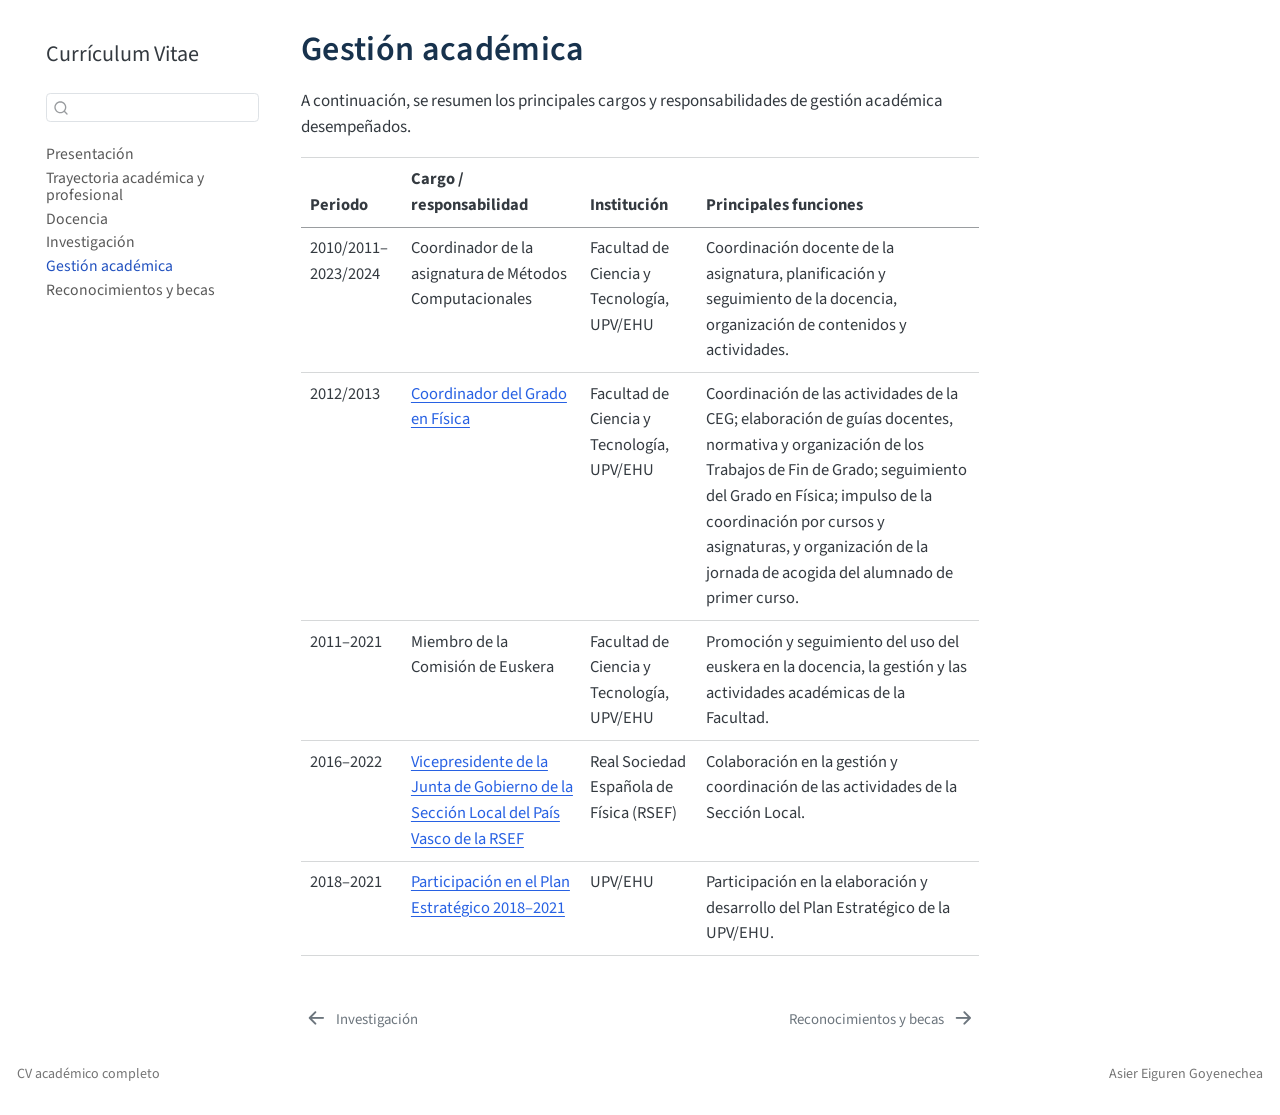
<file: 05-gestion.html>
<!DOCTYPE html>
<html xmlns="http://www.w3.org/1999/xhtml" lang="es" xml:lang="es"><head>

<meta charset="utf-8">
<meta name="generator" content="quarto-1.8.25">

<meta name="viewport" content="width=device-width, initial-scale=1.0, user-scalable=yes">


<title>Gestión académica – Currículum Vitae</title>
<style>
code{white-space: pre-wrap;}
span.smallcaps{font-variant: small-caps;}
div.columns{display: flex; gap: min(4vw, 1.5em);}
div.column{flex: auto; overflow-x: auto;}
div.hanging-indent{margin-left: 1.5em; text-indent: -1.5em;}
ul.task-list{list-style: none;}
ul.task-list li input[type="checkbox"] {
  width: 0.8em;
  margin: 0 0.8em 0.2em -1em; /* quarto-specific, see https://github.com/quarto-dev/quarto-cli/issues/4556 */ 
  vertical-align: middle;
}
</style>


<script src="site_libs/quarto-nav/quarto-nav.js"></script>
<script src="site_libs/quarto-nav/headroom.min.js"></script>
<script src="site_libs/clipboard/clipboard.min.js"></script>
<script src="site_libs/quarto-search/autocomplete.umd.js"></script>
<script src="site_libs/quarto-search/fuse.min.js"></script>
<script src="site_libs/quarto-search/quarto-search.js"></script>
<meta name="quarto:offset" content="./">
<link href="./06-premios.html" rel="next">
<link href="./03-investigacion.html" rel="prev">
<script src="site_libs/quarto-html/quarto.js" type="module"></script>
<script src="site_libs/quarto-html/tabsets/tabsets.js" type="module"></script>
<script src="site_libs/quarto-html/axe/axe-check.js" type="module"></script>
<script src="site_libs/quarto-html/popper.min.js"></script>
<script src="site_libs/quarto-html/tippy.umd.min.js"></script>
<script src="site_libs/quarto-html/anchor.min.js"></script>
<link href="site_libs/quarto-html/tippy.css" rel="stylesheet">
<link href="site_libs/quarto-html/quarto-syntax-highlighting-7b89279ff1a6dce999919e0e67d4d9ec.css" rel="stylesheet" id="quarto-text-highlighting-styles">
<script src="site_libs/bootstrap/bootstrap.min.js"></script>
<link href="site_libs/bootstrap/bootstrap-icons.css" rel="stylesheet">
<link href="site_libs/bootstrap/bootstrap-e6bd158cc6aedcd27d3b7739fb1312fc.min.css" rel="stylesheet" append-hash="true" id="quarto-bootstrap" data-mode="light">
<script id="quarto-search-options" type="application/json">{
  "location": "sidebar",
  "copy-button": false,
  "collapse-after": 3,
  "panel-placement": "start",
  "type": "textbox",
  "limit": 50,
  "keyboard-shortcut": [
    "f",
    "/",
    "s"
  ],
  "show-item-context": false,
  "language": {
    "search-no-results-text": "No se han encontrado resultados",
    "search-matching-documents-text": "documentos encontrados",
    "search-copy-link-title": "Copiar el enlace en la búsqueda",
    "search-hide-matches-text": "Ocultar resultados adicionales",
    "search-more-match-text": "resultado adicional en este documento",
    "search-more-matches-text": "resultados adicionales en este documento",
    "search-clear-button-title": "Borrar",
    "search-text-placeholder": "",
    "search-detached-cancel-button-title": "Cancelar",
    "search-submit-button-title": "Enviar",
    "search-label": "Buscar"
  }
}</script>
<style>html{ scroll-behavior: smooth; }</style>


<link rel="stylesheet" href="styles.css">
</head>

<body class="nav-sidebar floating quarto-light">

<div id="quarto-search-results"></div>
  <header id="quarto-header" class="headroom fixed-top">
  <nav class="quarto-secondary-nav">
    <div class="container-fluid d-flex">
      <button type="button" class="quarto-btn-toggle btn" data-bs-toggle="collapse" role="button" data-bs-target=".quarto-sidebar-collapse-item" aria-controls="quarto-sidebar" aria-expanded="false" aria-label="Alternar barra lateral" onclick="if (window.quartoToggleHeadroom) { window.quartoToggleHeadroom(); }">
        <i class="bi bi-layout-text-sidebar-reverse"></i>
      </button>
        <nav class="quarto-page-breadcrumbs" aria-label="breadcrumb"><ol class="breadcrumb"><li class="breadcrumb-item"><a href="./05-gestion.html"><span class="chapter-title">Gestión académica</span></a></li></ol></nav>
        <a class="flex-grow-1" role="navigation" data-bs-toggle="collapse" data-bs-target=".quarto-sidebar-collapse-item" aria-controls="quarto-sidebar" aria-expanded="false" aria-label="Alternar barra lateral" onclick="if (window.quartoToggleHeadroom) { window.quartoToggleHeadroom(); }">      
        </a>
      <button type="button" class="btn quarto-search-button" aria-label="Buscar" onclick="window.quartoOpenSearch();">
        <i class="bi bi-search"></i>
      </button>
    </div>
  </nav>
</header>
<!-- content -->
<div id="quarto-content" class="quarto-container page-columns page-rows-contents page-layout-article">
<!-- sidebar -->
  <nav id="quarto-sidebar" class="sidebar collapse collapse-horizontal quarto-sidebar-collapse-item sidebar-navigation floating overflow-auto">
    <div class="pt-lg-2 mt-2 text-left sidebar-header sidebar-header-stacked">
      <a href="./index.html" class="sidebar-logo-link">
      </a>
    <div class="sidebar-title mb-0 py-0">
      <a href="./">Currículum Vitae</a> 
    </div>
      </div>
        <div class="mt-2 flex-shrink-0 align-items-center">
        <div class="sidebar-search">
        <div id="quarto-search" class="" title="Buscar"></div>
        </div>
        </div>
    <div class="sidebar-menu-container"> 
    <ul class="list-unstyled mt-1">
        <li class="sidebar-item">
  <div class="sidebar-item-container"> 
  <a href="./index.html" class="sidebar-item-text sidebar-link"><span class="chapter-title">Presentación</span></a>
  </div>
</li>
        <li class="sidebar-item">
  <div class="sidebar-item-container"> 
  <a href="./01-trayectoria.html" class="sidebar-item-text sidebar-link"><span class="chapter-title">Trayectoria académica y profesional</span></a>
  </div>
</li>
        <li class="sidebar-item">
  <div class="sidebar-item-container"> 
  <a href="./02-docencia.html" class="sidebar-item-text sidebar-link"><span class="chapter-title">Docencia</span></a>
  </div>
</li>
        <li class="sidebar-item">
  <div class="sidebar-item-container"> 
  <a href="./03-investigacion.html" class="sidebar-item-text sidebar-link"><span class="chapter-title">Investigación</span></a>
  </div>
</li>
        <li class="sidebar-item">
  <div class="sidebar-item-container"> 
  <a href="./05-gestion.html" class="sidebar-item-text sidebar-link active"><span class="chapter-title">Gestión académica</span></a>
  </div>
</li>
        <li class="sidebar-item">
  <div class="sidebar-item-container"> 
  <a href="./06-premios.html" class="sidebar-item-text sidebar-link"><span class="chapter-title">Reconocimientos y becas</span></a>
  </div>
</li>
    </ul>
    </div>
</nav>
<div id="quarto-sidebar-glass" class="quarto-sidebar-collapse-item" data-bs-toggle="collapse" data-bs-target=".quarto-sidebar-collapse-item"></div>
<!-- margin-sidebar -->
    <div id="quarto-margin-sidebar" class="sidebar margin-sidebar zindex-bottom">
        
    </div>
<!-- main -->
<main class="content" id="quarto-document-content">

<header id="title-block-header" class="quarto-title-block default">
<div class="quarto-title">
<h1 class="title"><span class="chapter-title">Gestión académica</span></h1>
</div>



<div class="quarto-title-meta">

    
  
    
  </div>
  


</header>


<p>A continuación, se resumen los principales cargos y responsabilidades de gestión académica desempeñados.</p>
<table class="caption-top table">
<thead>
<tr class="header">
<th>Periodo</th>
<th>Cargo / responsabilidad</th>
<th>Institución</th>
<th>Principales funciones</th>
</tr>
</thead>
<tbody>
<tr class="odd">
<td>2010/2011–2023/2024</td>
<td>Coordinador de la asignatura de Métodos Computacionales</td>
<td>Facultad de Ciencia y Tecnología, UPV/EHU</td>
<td>Coordinación docente de la asignatura, planificación y seguimiento de la docencia, organización de contenidos y actividades.</td>
</tr>
<tr class="even">
<td>2012/2013</td>
<td><a href="https://drive.google.com/file/d/1nWbyquxQnOc5GrL9QdLCPEU5VVK_NOMy/view?usp=drive_link">Coordinador del Grado en Física</a></td>
<td>Facultad de Ciencia y Tecnología, UPV/EHU</td>
<td>Coordinación de las actividades de la CEG; elaboración de guías docentes, normativa y organización de los Trabajos de Fin de Grado; seguimiento del Grado en Física; impulso de la coordinación por cursos y asignaturas, y organización de la jornada de acogida del alumnado de primer curso.</td>
</tr>
<tr class="odd">
<td>2011–2021</td>
<td>Miembro de la Comisión de Euskera</td>
<td>Facultad de Ciencia y Tecnología, UPV/EHU</td>
<td>Promoción y seguimiento del uso del euskera en la docencia, la gestión y las actividades académicas de la Facultad.</td>
</tr>
<tr class="even">
<td>2016–2022</td>
<td><a href="https://drive.google.com/file/d/1GemLHfNAlTexPBIXvOY5tH_qCfBJG3ac/view?usp=drive_link">Vicepresidente de la Junta de Gobierno de la Sección Local del País Vasco de la RSEF</a></td>
<td>Real Sociedad Española de Física (RSEF)</td>
<td>Colaboración en la gestión y coordinación de las actividades de la Sección Local.</td>
</tr>
<tr class="odd">
<td>2018–2021</td>
<td><a href="https://www.ehu.eus/documents/1769324/0/estrat%C3%A9gico+plan+2018-21/fe8c220e-25be-0097-49ce-70e0b18305b9">Participación en el Plan Estratégico 2018–2021</a></td>
<td>UPV/EHU</td>
<td>Participación en la elaboración y desarrollo del Plan Estratégico de la UPV/EHU.</td>
</tr>
</tbody>
</table>



</main> <!-- /main -->
<script id="quarto-html-after-body" type="application/javascript">
  window.document.addEventListener("DOMContentLoaded", function (event) {
    const icon = "";
    const anchorJS = new window.AnchorJS();
    anchorJS.options = {
      placement: 'right',
      icon: icon
    };
    anchorJS.add('.anchored');
    const isCodeAnnotation = (el) => {
      for (const clz of el.classList) {
        if (clz.startsWith('code-annotation-')) {                     
          return true;
        }
      }
      return false;
    }
    const onCopySuccess = function(e) {
      // button target
      const button = e.trigger;
      // don't keep focus
      button.blur();
      // flash "checked"
      button.classList.add('code-copy-button-checked');
      var currentTitle = button.getAttribute("title");
      button.setAttribute("title", "Copiado");
      let tooltip;
      if (window.bootstrap) {
        button.setAttribute("data-bs-toggle", "tooltip");
        button.setAttribute("data-bs-placement", "left");
        button.setAttribute("data-bs-title", "Copiado");
        tooltip = new bootstrap.Tooltip(button, 
          { trigger: "manual", 
            customClass: "code-copy-button-tooltip",
            offset: [0, -8]});
        tooltip.show();    
      }
      setTimeout(function() {
        if (tooltip) {
          tooltip.hide();
          button.removeAttribute("data-bs-title");
          button.removeAttribute("data-bs-toggle");
          button.removeAttribute("data-bs-placement");
        }
        button.setAttribute("title", currentTitle);
        button.classList.remove('code-copy-button-checked');
      }, 1000);
      // clear code selection
      e.clearSelection();
    }
    const getTextToCopy = function(trigger) {
      const outerScaffold = trigger.parentElement.cloneNode(true);
      const codeEl = outerScaffold.querySelector('code');
      for (const childEl of codeEl.children) {
        if (isCodeAnnotation(childEl)) {
          childEl.remove();
        }
      }
      return codeEl.innerText;
    }
    const clipboard = new window.ClipboardJS('.code-copy-button:not([data-in-quarto-modal])', {
      text: getTextToCopy
    });
    clipboard.on('success', onCopySuccess);
    if (window.document.getElementById('quarto-embedded-source-code-modal')) {
      const clipboardModal = new window.ClipboardJS('.code-copy-button[data-in-quarto-modal]', {
        text: getTextToCopy,
        container: window.document.getElementById('quarto-embedded-source-code-modal')
      });
      clipboardModal.on('success', onCopySuccess);
    }
      var localhostRegex = new RegExp(/^(?:http|https):\/\/localhost\:?[0-9]*\//);
      var mailtoRegex = new RegExp(/^mailto:/);
        var filterRegex = new RegExp('/' + window.location.host + '/');
      var isInternal = (href) => {
          return filterRegex.test(href) || localhostRegex.test(href) || mailtoRegex.test(href);
      }
      // Inspect non-navigation links and adorn them if external
     var links = window.document.querySelectorAll('a[href]:not(.nav-link):not(.navbar-brand):not(.toc-action):not(.sidebar-link):not(.sidebar-item-toggle):not(.pagination-link):not(.no-external):not([aria-hidden]):not(.dropdown-item):not(.quarto-navigation-tool):not(.about-link)');
      for (var i=0; i<links.length; i++) {
        const link = links[i];
        if (!isInternal(link.href)) {
          // undo the damage that might have been done by quarto-nav.js in the case of
          // links that we want to consider external
          if (link.dataset.originalHref !== undefined) {
            link.href = link.dataset.originalHref;
          }
        }
      }
    function tippyHover(el, contentFn, onTriggerFn, onUntriggerFn) {
      const config = {
        allowHTML: true,
        maxWidth: 500,
        delay: 100,
        arrow: false,
        appendTo: function(el) {
            return el.parentElement;
        },
        interactive: true,
        interactiveBorder: 10,
        theme: 'quarto',
        placement: 'bottom-start',
      };
      if (contentFn) {
        config.content = contentFn;
      }
      if (onTriggerFn) {
        config.onTrigger = onTriggerFn;
      }
      if (onUntriggerFn) {
        config.onUntrigger = onUntriggerFn;
      }
      window.tippy(el, config); 
    }
    const noterefs = window.document.querySelectorAll('a[role="doc-noteref"]');
    for (var i=0; i<noterefs.length; i++) {
      const ref = noterefs[i];
      tippyHover(ref, function() {
        // use id or data attribute instead here
        let href = ref.getAttribute('data-footnote-href') || ref.getAttribute('href');
        try { href = new URL(href).hash; } catch {}
        const id = href.replace(/^#\/?/, "");
        const note = window.document.getElementById(id);
        if (note) {
          return note.innerHTML;
        } else {
          return "";
        }
      });
    }
    const xrefs = window.document.querySelectorAll('a.quarto-xref');
    const processXRef = (id, note) => {
      // Strip column container classes
      const stripColumnClz = (el) => {
        el.classList.remove("page-full", "page-columns");
        if (el.children) {
          for (const child of el.children) {
            stripColumnClz(child);
          }
        }
      }
      stripColumnClz(note)
      if (id === null || id.startsWith('sec-')) {
        // Special case sections, only their first couple elements
        const container = document.createElement("div");
        if (note.children && note.children.length > 2) {
          container.appendChild(note.children[0].cloneNode(true));
          for (let i = 1; i < note.children.length; i++) {
            const child = note.children[i];
            if (child.tagName === "P" && child.innerText === "") {
              continue;
            } else {
              container.appendChild(child.cloneNode(true));
              break;
            }
          }
          if (window.Quarto?.typesetMath) {
            window.Quarto.typesetMath(container);
          }
          return container.innerHTML
        } else {
          if (window.Quarto?.typesetMath) {
            window.Quarto.typesetMath(note);
          }
          return note.innerHTML;
        }
      } else {
        // Remove any anchor links if they are present
        const anchorLink = note.querySelector('a.anchorjs-link');
        if (anchorLink) {
          anchorLink.remove();
        }
        if (window.Quarto?.typesetMath) {
          window.Quarto.typesetMath(note);
        }
        if (note.classList.contains("callout")) {
          return note.outerHTML;
        } else {
          return note.innerHTML;
        }
      }
    }
    for (var i=0; i<xrefs.length; i++) {
      const xref = xrefs[i];
      tippyHover(xref, undefined, function(instance) {
        instance.disable();
        let url = xref.getAttribute('href');
        let hash = undefined; 
        if (url.startsWith('#')) {
          hash = url;
        } else {
          try { hash = new URL(url).hash; } catch {}
        }
        if (hash) {
          const id = hash.replace(/^#\/?/, "");
          const note = window.document.getElementById(id);
          if (note !== null) {
            try {
              const html = processXRef(id, note.cloneNode(true));
              instance.setContent(html);
            } finally {
              instance.enable();
              instance.show();
            }
          } else {
            // See if we can fetch this
            fetch(url.split('#')[0])
            .then(res => res.text())
            .then(html => {
              const parser = new DOMParser();
              const htmlDoc = parser.parseFromString(html, "text/html");
              const note = htmlDoc.getElementById(id);
              if (note !== null) {
                const html = processXRef(id, note);
                instance.setContent(html);
              } 
            }).finally(() => {
              instance.enable();
              instance.show();
            });
          }
        } else {
          // See if we can fetch a full url (with no hash to target)
          // This is a special case and we should probably do some content thinning / targeting
          fetch(url)
          .then(res => res.text())
          .then(html => {
            const parser = new DOMParser();
            const htmlDoc = parser.parseFromString(html, "text/html");
            const note = htmlDoc.querySelector('main.content');
            if (note !== null) {
              // This should only happen for chapter cross references
              // (since there is no id in the URL)
              // remove the first header
              if (note.children.length > 0 && note.children[0].tagName === "HEADER") {
                note.children[0].remove();
              }
              const html = processXRef(null, note);
              instance.setContent(html);
            } 
          }).finally(() => {
            instance.enable();
            instance.show();
          });
        }
      }, function(instance) {
      });
    }
        let selectedAnnoteEl;
        const selectorForAnnotation = ( cell, annotation) => {
          let cellAttr = 'data-code-cell="' + cell + '"';
          let lineAttr = 'data-code-annotation="' +  annotation + '"';
          const selector = 'span[' + cellAttr + '][' + lineAttr + ']';
          return selector;
        }
        const selectCodeLines = (annoteEl) => {
          const doc = window.document;
          const targetCell = annoteEl.getAttribute("data-target-cell");
          const targetAnnotation = annoteEl.getAttribute("data-target-annotation");
          const annoteSpan = window.document.querySelector(selectorForAnnotation(targetCell, targetAnnotation));
          const lines = annoteSpan.getAttribute("data-code-lines").split(",");
          const lineIds = lines.map((line) => {
            return targetCell + "-" + line;
          })
          let top = null;
          let height = null;
          let parent = null;
          if (lineIds.length > 0) {
              //compute the position of the single el (top and bottom and make a div)
              const el = window.document.getElementById(lineIds[0]);
              top = el.offsetTop;
              height = el.offsetHeight;
              parent = el.parentElement.parentElement;
            if (lineIds.length > 1) {
              const lastEl = window.document.getElementById(lineIds[lineIds.length - 1]);
              const bottom = lastEl.offsetTop + lastEl.offsetHeight;
              height = bottom - top;
            }
            if (top !== null && height !== null && parent !== null) {
              // cook up a div (if necessary) and position it 
              let div = window.document.getElementById("code-annotation-line-highlight");
              if (div === null) {
                div = window.document.createElement("div");
                div.setAttribute("id", "code-annotation-line-highlight");
                div.style.position = 'absolute';
                parent.appendChild(div);
              }
              div.style.top = top - 2 + "px";
              div.style.height = height + 4 + "px";
              div.style.left = 0;
              let gutterDiv = window.document.getElementById("code-annotation-line-highlight-gutter");
              if (gutterDiv === null) {
                gutterDiv = window.document.createElement("div");
                gutterDiv.setAttribute("id", "code-annotation-line-highlight-gutter");
                gutterDiv.style.position = 'absolute';
                const codeCell = window.document.getElementById(targetCell);
                const gutter = codeCell.querySelector('.code-annotation-gutter');
                gutter.appendChild(gutterDiv);
              }
              gutterDiv.style.top = top - 2 + "px";
              gutterDiv.style.height = height + 4 + "px";
            }
            selectedAnnoteEl = annoteEl;
          }
        };
        const unselectCodeLines = () => {
          const elementsIds = ["code-annotation-line-highlight", "code-annotation-line-highlight-gutter"];
          elementsIds.forEach((elId) => {
            const div = window.document.getElementById(elId);
            if (div) {
              div.remove();
            }
          });
          selectedAnnoteEl = undefined;
        };
          // Handle positioning of the toggle
      window.addEventListener(
        "resize",
        throttle(() => {
          elRect = undefined;
          if (selectedAnnoteEl) {
            selectCodeLines(selectedAnnoteEl);
          }
        }, 10)
      );
      function throttle(fn, ms) {
      let throttle = false;
      let timer;
        return (...args) => {
          if(!throttle) { // first call gets through
              fn.apply(this, args);
              throttle = true;
          } else { // all the others get throttled
              if(timer) clearTimeout(timer); // cancel #2
              timer = setTimeout(() => {
                fn.apply(this, args);
                timer = throttle = false;
              }, ms);
          }
        };
      }
        // Attach click handler to the DT
        const annoteDls = window.document.querySelectorAll('dt[data-target-cell]');
        for (const annoteDlNode of annoteDls) {
          annoteDlNode.addEventListener('click', (event) => {
            const clickedEl = event.target;
            if (clickedEl !== selectedAnnoteEl) {
              unselectCodeLines();
              const activeEl = window.document.querySelector('dt[data-target-cell].code-annotation-active');
              if (activeEl) {
                activeEl.classList.remove('code-annotation-active');
              }
              selectCodeLines(clickedEl);
              clickedEl.classList.add('code-annotation-active');
            } else {
              // Unselect the line
              unselectCodeLines();
              clickedEl.classList.remove('code-annotation-active');
            }
          });
        }
    const findCites = (el) => {
      const parentEl = el.parentElement;
      if (parentEl) {
        const cites = parentEl.dataset.cites;
        if (cites) {
          return {
            el,
            cites: cites.split(' ')
          };
        } else {
          return findCites(el.parentElement)
        }
      } else {
        return undefined;
      }
    };
    var bibliorefs = window.document.querySelectorAll('a[role="doc-biblioref"]');
    for (var i=0; i<bibliorefs.length; i++) {
      const ref = bibliorefs[i];
      const citeInfo = findCites(ref);
      if (citeInfo) {
        tippyHover(citeInfo.el, function() {
          var popup = window.document.createElement('div');
          citeInfo.cites.forEach(function(cite) {
            var citeDiv = window.document.createElement('div');
            citeDiv.classList.add('hanging-indent');
            citeDiv.classList.add('csl-entry');
            var biblioDiv = window.document.getElementById('ref-' + cite);
            if (biblioDiv) {
              citeDiv.innerHTML = biblioDiv.innerHTML;
            }
            popup.appendChild(citeDiv);
          });
          return popup.innerHTML;
        });
      }
    }
  });
  </script>
<nav class="page-navigation">
  <div class="nav-page nav-page-previous">
      <a href="./03-investigacion.html" class="pagination-link" aria-label="Investigación">
        <i class="bi bi-arrow-left-short"></i> <span class="nav-page-text"><span class="chapter-title">Investigación</span></span>
      </a>          
  </div>
  <div class="nav-page nav-page-next">
      <a href="./06-premios.html" class="pagination-link" aria-label="Reconocimientos y becas">
        <span class="nav-page-text"><span class="chapter-title">Reconocimientos y becas</span></span> <i class="bi bi-arrow-right-short"></i>
      </a>
  </div>
</nav>
</div> <!-- /content -->
<footer class="footer">
  <div class="nav-footer">
    <div class="nav-footer-left">
<p>CV académico completo</p>
</div>   
    <div class="nav-footer-center">
      &nbsp;
    </div>
    <div class="nav-footer-right">
<p>Asier Eiguren Goyenechea</p>
</div>
  </div>
</footer>




<script src="site_libs/quarto-html/zenscroll-min.js"></script>
</body></html>
</file>
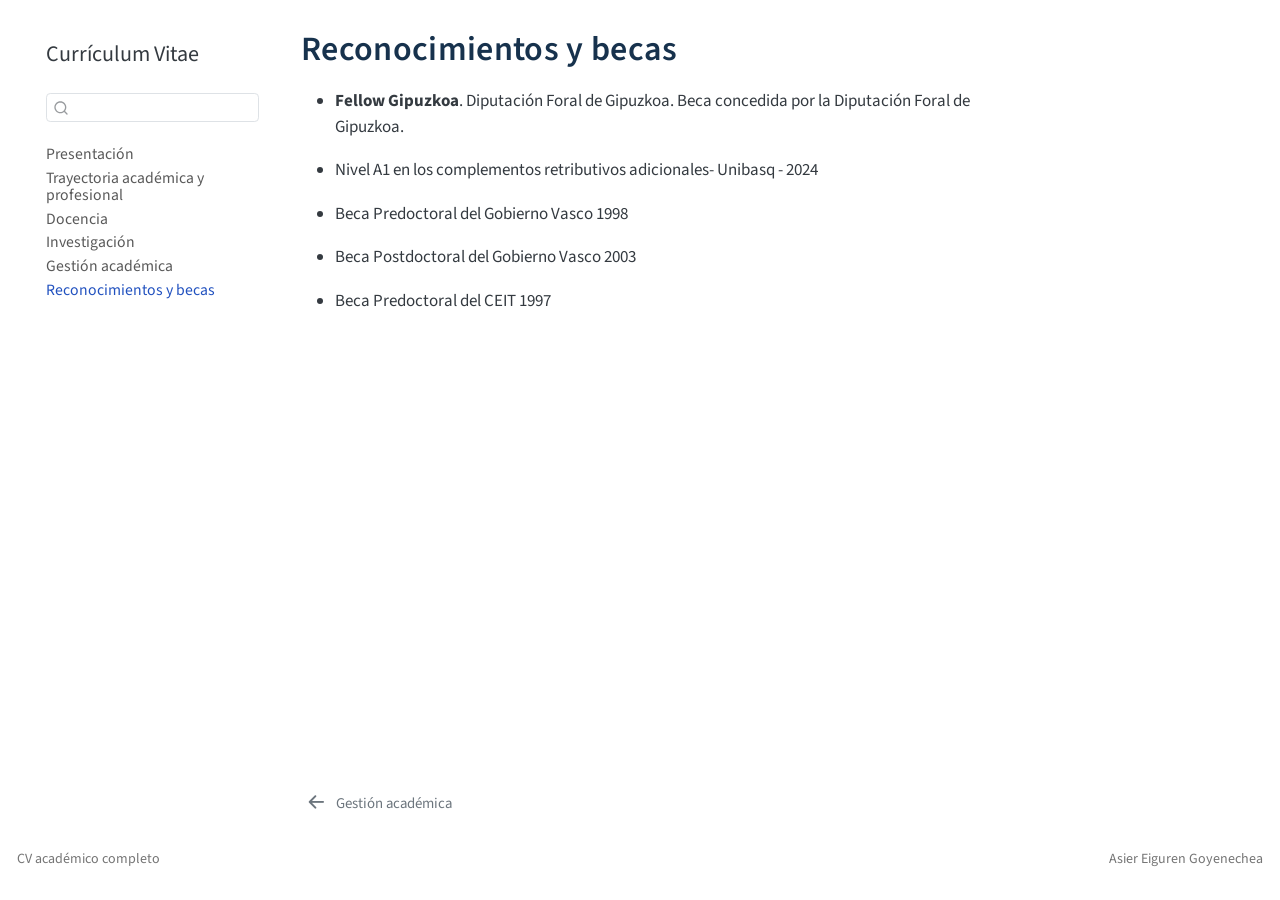
<file: 06-premios.html>
<!DOCTYPE html>
<html xmlns="http://www.w3.org/1999/xhtml" lang="es" xml:lang="es"><head>

<meta charset="utf-8">
<meta name="generator" content="quarto-1.8.25">

<meta name="viewport" content="width=device-width, initial-scale=1.0, user-scalable=yes">


<title>Reconocimientos y becas – Currículum Vitae</title>
<style>
code{white-space: pre-wrap;}
span.smallcaps{font-variant: small-caps;}
div.columns{display: flex; gap: min(4vw, 1.5em);}
div.column{flex: auto; overflow-x: auto;}
div.hanging-indent{margin-left: 1.5em; text-indent: -1.5em;}
ul.task-list{list-style: none;}
ul.task-list li input[type="checkbox"] {
  width: 0.8em;
  margin: 0 0.8em 0.2em -1em; /* quarto-specific, see https://github.com/quarto-dev/quarto-cli/issues/4556 */ 
  vertical-align: middle;
}
</style>


<script src="site_libs/quarto-nav/quarto-nav.js"></script>
<script src="site_libs/quarto-nav/headroom.min.js"></script>
<script src="site_libs/clipboard/clipboard.min.js"></script>
<script src="site_libs/quarto-search/autocomplete.umd.js"></script>
<script src="site_libs/quarto-search/fuse.min.js"></script>
<script src="site_libs/quarto-search/quarto-search.js"></script>
<meta name="quarto:offset" content="./">
<link href="./05-gestion.html" rel="prev">
<script src="site_libs/quarto-html/quarto.js" type="module"></script>
<script src="site_libs/quarto-html/tabsets/tabsets.js" type="module"></script>
<script src="site_libs/quarto-html/axe/axe-check.js" type="module"></script>
<script src="site_libs/quarto-html/popper.min.js"></script>
<script src="site_libs/quarto-html/tippy.umd.min.js"></script>
<script src="site_libs/quarto-html/anchor.min.js"></script>
<link href="site_libs/quarto-html/tippy.css" rel="stylesheet">
<link href="site_libs/quarto-html/quarto-syntax-highlighting-7b89279ff1a6dce999919e0e67d4d9ec.css" rel="stylesheet" id="quarto-text-highlighting-styles">
<script src="site_libs/bootstrap/bootstrap.min.js"></script>
<link href="site_libs/bootstrap/bootstrap-icons.css" rel="stylesheet">
<link href="site_libs/bootstrap/bootstrap-e6bd158cc6aedcd27d3b7739fb1312fc.min.css" rel="stylesheet" append-hash="true" id="quarto-bootstrap" data-mode="light">
<script id="quarto-search-options" type="application/json">{
  "location": "sidebar",
  "copy-button": false,
  "collapse-after": 3,
  "panel-placement": "start",
  "type": "textbox",
  "limit": 50,
  "keyboard-shortcut": [
    "f",
    "/",
    "s"
  ],
  "show-item-context": false,
  "language": {
    "search-no-results-text": "No se han encontrado resultados",
    "search-matching-documents-text": "documentos encontrados",
    "search-copy-link-title": "Copiar el enlace en la búsqueda",
    "search-hide-matches-text": "Ocultar resultados adicionales",
    "search-more-match-text": "resultado adicional en este documento",
    "search-more-matches-text": "resultados adicionales en este documento",
    "search-clear-button-title": "Borrar",
    "search-text-placeholder": "",
    "search-detached-cancel-button-title": "Cancelar",
    "search-submit-button-title": "Enviar",
    "search-label": "Buscar"
  }
}</script>
<style>html{ scroll-behavior: smooth; }</style>


<link rel="stylesheet" href="styles.css">
</head>

<body class="nav-sidebar floating quarto-light">

<div id="quarto-search-results"></div>
  <header id="quarto-header" class="headroom fixed-top">
  <nav class="quarto-secondary-nav">
    <div class="container-fluid d-flex">
      <button type="button" class="quarto-btn-toggle btn" data-bs-toggle="collapse" role="button" data-bs-target=".quarto-sidebar-collapse-item" aria-controls="quarto-sidebar" aria-expanded="false" aria-label="Alternar barra lateral" onclick="if (window.quartoToggleHeadroom) { window.quartoToggleHeadroom(); }">
        <i class="bi bi-layout-text-sidebar-reverse"></i>
      </button>
        <nav class="quarto-page-breadcrumbs" aria-label="breadcrumb"><ol class="breadcrumb"><li class="breadcrumb-item"><a href="./06-premios.html"><span class="chapter-title">Reconocimientos y becas</span></a></li></ol></nav>
        <a class="flex-grow-1" role="navigation" data-bs-toggle="collapse" data-bs-target=".quarto-sidebar-collapse-item" aria-controls="quarto-sidebar" aria-expanded="false" aria-label="Alternar barra lateral" onclick="if (window.quartoToggleHeadroom) { window.quartoToggleHeadroom(); }">      
        </a>
      <button type="button" class="btn quarto-search-button" aria-label="Buscar" onclick="window.quartoOpenSearch();">
        <i class="bi bi-search"></i>
      </button>
    </div>
  </nav>
</header>
<!-- content -->
<div id="quarto-content" class="quarto-container page-columns page-rows-contents page-layout-article">
<!-- sidebar -->
  <nav id="quarto-sidebar" class="sidebar collapse collapse-horizontal quarto-sidebar-collapse-item sidebar-navigation floating overflow-auto">
    <div class="pt-lg-2 mt-2 text-left sidebar-header sidebar-header-stacked">
      <a href="./index.html" class="sidebar-logo-link">
      </a>
    <div class="sidebar-title mb-0 py-0">
      <a href="./">Currículum Vitae</a> 
    </div>
      </div>
        <div class="mt-2 flex-shrink-0 align-items-center">
        <div class="sidebar-search">
        <div id="quarto-search" class="" title="Buscar"></div>
        </div>
        </div>
    <div class="sidebar-menu-container"> 
    <ul class="list-unstyled mt-1">
        <li class="sidebar-item">
  <div class="sidebar-item-container"> 
  <a href="./index.html" class="sidebar-item-text sidebar-link"><span class="chapter-title">Presentación</span></a>
  </div>
</li>
        <li class="sidebar-item">
  <div class="sidebar-item-container"> 
  <a href="./01-trayectoria.html" class="sidebar-item-text sidebar-link"><span class="chapter-title">Trayectoria académica y profesional</span></a>
  </div>
</li>
        <li class="sidebar-item">
  <div class="sidebar-item-container"> 
  <a href="./02-docencia.html" class="sidebar-item-text sidebar-link"><span class="chapter-title">Docencia</span></a>
  </div>
</li>
        <li class="sidebar-item">
  <div class="sidebar-item-container"> 
  <a href="./03-investigacion.html" class="sidebar-item-text sidebar-link"><span class="chapter-title">Investigación</span></a>
  </div>
</li>
        <li class="sidebar-item">
  <div class="sidebar-item-container"> 
  <a href="./05-gestion.html" class="sidebar-item-text sidebar-link"><span class="chapter-title">Gestión académica</span></a>
  </div>
</li>
        <li class="sidebar-item">
  <div class="sidebar-item-container"> 
  <a href="./06-premios.html" class="sidebar-item-text sidebar-link active"><span class="chapter-title">Reconocimientos y becas</span></a>
  </div>
</li>
    </ul>
    </div>
</nav>
<div id="quarto-sidebar-glass" class="quarto-sidebar-collapse-item" data-bs-toggle="collapse" data-bs-target=".quarto-sidebar-collapse-item"></div>
<!-- margin-sidebar -->
    <div id="quarto-margin-sidebar" class="sidebar margin-sidebar zindex-bottom">
        
    </div>
<!-- main -->
<main class="content" id="quarto-document-content">

<header id="title-block-header" class="quarto-title-block default">
<div class="quarto-title">
<h1 class="title"><span class="chapter-title">Reconocimientos y becas</span></h1>
</div>



<div class="quarto-title-meta">

    
  
    
  </div>
  


</header>


<ul>
<li><p><strong>Fellow Gipuzkoa</strong>. Diputación Foral de Gipuzkoa. Beca concedida por la Diputación Foral de Gipuzkoa.</p></li>
<li><p>Nivel A1 en los complementos retributivos adicionales- Unibasq - 2024</p></li>
<li><p>Beca Predoctoral del Gobierno Vasco 1998</p></li>
<li><p>Beca Postdoctoral del Gobierno Vasco 2003</p></li>
<li><p>Beca Predoctoral del CEIT 1997</p></li>
</ul>



</main> <!-- /main -->
<script id="quarto-html-after-body" type="application/javascript">
  window.document.addEventListener("DOMContentLoaded", function (event) {
    const icon = "";
    const anchorJS = new window.AnchorJS();
    anchorJS.options = {
      placement: 'right',
      icon: icon
    };
    anchorJS.add('.anchored');
    const isCodeAnnotation = (el) => {
      for (const clz of el.classList) {
        if (clz.startsWith('code-annotation-')) {                     
          return true;
        }
      }
      return false;
    }
    const onCopySuccess = function(e) {
      // button target
      const button = e.trigger;
      // don't keep focus
      button.blur();
      // flash "checked"
      button.classList.add('code-copy-button-checked');
      var currentTitle = button.getAttribute("title");
      button.setAttribute("title", "Copiado");
      let tooltip;
      if (window.bootstrap) {
        button.setAttribute("data-bs-toggle", "tooltip");
        button.setAttribute("data-bs-placement", "left");
        button.setAttribute("data-bs-title", "Copiado");
        tooltip = new bootstrap.Tooltip(button, 
          { trigger: "manual", 
            customClass: "code-copy-button-tooltip",
            offset: [0, -8]});
        tooltip.show();    
      }
      setTimeout(function() {
        if (tooltip) {
          tooltip.hide();
          button.removeAttribute("data-bs-title");
          button.removeAttribute("data-bs-toggle");
          button.removeAttribute("data-bs-placement");
        }
        button.setAttribute("title", currentTitle);
        button.classList.remove('code-copy-button-checked');
      }, 1000);
      // clear code selection
      e.clearSelection();
    }
    const getTextToCopy = function(trigger) {
      const outerScaffold = trigger.parentElement.cloneNode(true);
      const codeEl = outerScaffold.querySelector('code');
      for (const childEl of codeEl.children) {
        if (isCodeAnnotation(childEl)) {
          childEl.remove();
        }
      }
      return codeEl.innerText;
    }
    const clipboard = new window.ClipboardJS('.code-copy-button:not([data-in-quarto-modal])', {
      text: getTextToCopy
    });
    clipboard.on('success', onCopySuccess);
    if (window.document.getElementById('quarto-embedded-source-code-modal')) {
      const clipboardModal = new window.ClipboardJS('.code-copy-button[data-in-quarto-modal]', {
        text: getTextToCopy,
        container: window.document.getElementById('quarto-embedded-source-code-modal')
      });
      clipboardModal.on('success', onCopySuccess);
    }
      var localhostRegex = new RegExp(/^(?:http|https):\/\/localhost\:?[0-9]*\//);
      var mailtoRegex = new RegExp(/^mailto:/);
        var filterRegex = new RegExp('/' + window.location.host + '/');
      var isInternal = (href) => {
          return filterRegex.test(href) || localhostRegex.test(href) || mailtoRegex.test(href);
      }
      // Inspect non-navigation links and adorn them if external
     var links = window.document.querySelectorAll('a[href]:not(.nav-link):not(.navbar-brand):not(.toc-action):not(.sidebar-link):not(.sidebar-item-toggle):not(.pagination-link):not(.no-external):not([aria-hidden]):not(.dropdown-item):not(.quarto-navigation-tool):not(.about-link)');
      for (var i=0; i<links.length; i++) {
        const link = links[i];
        if (!isInternal(link.href)) {
          // undo the damage that might have been done by quarto-nav.js in the case of
          // links that we want to consider external
          if (link.dataset.originalHref !== undefined) {
            link.href = link.dataset.originalHref;
          }
        }
      }
    function tippyHover(el, contentFn, onTriggerFn, onUntriggerFn) {
      const config = {
        allowHTML: true,
        maxWidth: 500,
        delay: 100,
        arrow: false,
        appendTo: function(el) {
            return el.parentElement;
        },
        interactive: true,
        interactiveBorder: 10,
        theme: 'quarto',
        placement: 'bottom-start',
      };
      if (contentFn) {
        config.content = contentFn;
      }
      if (onTriggerFn) {
        config.onTrigger = onTriggerFn;
      }
      if (onUntriggerFn) {
        config.onUntrigger = onUntriggerFn;
      }
      window.tippy(el, config); 
    }
    const noterefs = window.document.querySelectorAll('a[role="doc-noteref"]');
    for (var i=0; i<noterefs.length; i++) {
      const ref = noterefs[i];
      tippyHover(ref, function() {
        // use id or data attribute instead here
        let href = ref.getAttribute('data-footnote-href') || ref.getAttribute('href');
        try { href = new URL(href).hash; } catch {}
        const id = href.replace(/^#\/?/, "");
        const note = window.document.getElementById(id);
        if (note) {
          return note.innerHTML;
        } else {
          return "";
        }
      });
    }
    const xrefs = window.document.querySelectorAll('a.quarto-xref');
    const processXRef = (id, note) => {
      // Strip column container classes
      const stripColumnClz = (el) => {
        el.classList.remove("page-full", "page-columns");
        if (el.children) {
          for (const child of el.children) {
            stripColumnClz(child);
          }
        }
      }
      stripColumnClz(note)
      if (id === null || id.startsWith('sec-')) {
        // Special case sections, only their first couple elements
        const container = document.createElement("div");
        if (note.children && note.children.length > 2) {
          container.appendChild(note.children[0].cloneNode(true));
          for (let i = 1; i < note.children.length; i++) {
            const child = note.children[i];
            if (child.tagName === "P" && child.innerText === "") {
              continue;
            } else {
              container.appendChild(child.cloneNode(true));
              break;
            }
          }
          if (window.Quarto?.typesetMath) {
            window.Quarto.typesetMath(container);
          }
          return container.innerHTML
        } else {
          if (window.Quarto?.typesetMath) {
            window.Quarto.typesetMath(note);
          }
          return note.innerHTML;
        }
      } else {
        // Remove any anchor links if they are present
        const anchorLink = note.querySelector('a.anchorjs-link');
        if (anchorLink) {
          anchorLink.remove();
        }
        if (window.Quarto?.typesetMath) {
          window.Quarto.typesetMath(note);
        }
        if (note.classList.contains("callout")) {
          return note.outerHTML;
        } else {
          return note.innerHTML;
        }
      }
    }
    for (var i=0; i<xrefs.length; i++) {
      const xref = xrefs[i];
      tippyHover(xref, undefined, function(instance) {
        instance.disable();
        let url = xref.getAttribute('href');
        let hash = undefined; 
        if (url.startsWith('#')) {
          hash = url;
        } else {
          try { hash = new URL(url).hash; } catch {}
        }
        if (hash) {
          const id = hash.replace(/^#\/?/, "");
          const note = window.document.getElementById(id);
          if (note !== null) {
            try {
              const html = processXRef(id, note.cloneNode(true));
              instance.setContent(html);
            } finally {
              instance.enable();
              instance.show();
            }
          } else {
            // See if we can fetch this
            fetch(url.split('#')[0])
            .then(res => res.text())
            .then(html => {
              const parser = new DOMParser();
              const htmlDoc = parser.parseFromString(html, "text/html");
              const note = htmlDoc.getElementById(id);
              if (note !== null) {
                const html = processXRef(id, note);
                instance.setContent(html);
              } 
            }).finally(() => {
              instance.enable();
              instance.show();
            });
          }
        } else {
          // See if we can fetch a full url (with no hash to target)
          // This is a special case and we should probably do some content thinning / targeting
          fetch(url)
          .then(res => res.text())
          .then(html => {
            const parser = new DOMParser();
            const htmlDoc = parser.parseFromString(html, "text/html");
            const note = htmlDoc.querySelector('main.content');
            if (note !== null) {
              // This should only happen for chapter cross references
              // (since there is no id in the URL)
              // remove the first header
              if (note.children.length > 0 && note.children[0].tagName === "HEADER") {
                note.children[0].remove();
              }
              const html = processXRef(null, note);
              instance.setContent(html);
            } 
          }).finally(() => {
            instance.enable();
            instance.show();
          });
        }
      }, function(instance) {
      });
    }
        let selectedAnnoteEl;
        const selectorForAnnotation = ( cell, annotation) => {
          let cellAttr = 'data-code-cell="' + cell + '"';
          let lineAttr = 'data-code-annotation="' +  annotation + '"';
          const selector = 'span[' + cellAttr + '][' + lineAttr + ']';
          return selector;
        }
        const selectCodeLines = (annoteEl) => {
          const doc = window.document;
          const targetCell = annoteEl.getAttribute("data-target-cell");
          const targetAnnotation = annoteEl.getAttribute("data-target-annotation");
          const annoteSpan = window.document.querySelector(selectorForAnnotation(targetCell, targetAnnotation));
          const lines = annoteSpan.getAttribute("data-code-lines").split(",");
          const lineIds = lines.map((line) => {
            return targetCell + "-" + line;
          })
          let top = null;
          let height = null;
          let parent = null;
          if (lineIds.length > 0) {
              //compute the position of the single el (top and bottom and make a div)
              const el = window.document.getElementById(lineIds[0]);
              top = el.offsetTop;
              height = el.offsetHeight;
              parent = el.parentElement.parentElement;
            if (lineIds.length > 1) {
              const lastEl = window.document.getElementById(lineIds[lineIds.length - 1]);
              const bottom = lastEl.offsetTop + lastEl.offsetHeight;
              height = bottom - top;
            }
            if (top !== null && height !== null && parent !== null) {
              // cook up a div (if necessary) and position it 
              let div = window.document.getElementById("code-annotation-line-highlight");
              if (div === null) {
                div = window.document.createElement("div");
                div.setAttribute("id", "code-annotation-line-highlight");
                div.style.position = 'absolute';
                parent.appendChild(div);
              }
              div.style.top = top - 2 + "px";
              div.style.height = height + 4 + "px";
              div.style.left = 0;
              let gutterDiv = window.document.getElementById("code-annotation-line-highlight-gutter");
              if (gutterDiv === null) {
                gutterDiv = window.document.createElement("div");
                gutterDiv.setAttribute("id", "code-annotation-line-highlight-gutter");
                gutterDiv.style.position = 'absolute';
                const codeCell = window.document.getElementById(targetCell);
                const gutter = codeCell.querySelector('.code-annotation-gutter');
                gutter.appendChild(gutterDiv);
              }
              gutterDiv.style.top = top - 2 + "px";
              gutterDiv.style.height = height + 4 + "px";
            }
            selectedAnnoteEl = annoteEl;
          }
        };
        const unselectCodeLines = () => {
          const elementsIds = ["code-annotation-line-highlight", "code-annotation-line-highlight-gutter"];
          elementsIds.forEach((elId) => {
            const div = window.document.getElementById(elId);
            if (div) {
              div.remove();
            }
          });
          selectedAnnoteEl = undefined;
        };
          // Handle positioning of the toggle
      window.addEventListener(
        "resize",
        throttle(() => {
          elRect = undefined;
          if (selectedAnnoteEl) {
            selectCodeLines(selectedAnnoteEl);
          }
        }, 10)
      );
      function throttle(fn, ms) {
      let throttle = false;
      let timer;
        return (...args) => {
          if(!throttle) { // first call gets through
              fn.apply(this, args);
              throttle = true;
          } else { // all the others get throttled
              if(timer) clearTimeout(timer); // cancel #2
              timer = setTimeout(() => {
                fn.apply(this, args);
                timer = throttle = false;
              }, ms);
          }
        };
      }
        // Attach click handler to the DT
        const annoteDls = window.document.querySelectorAll('dt[data-target-cell]');
        for (const annoteDlNode of annoteDls) {
          annoteDlNode.addEventListener('click', (event) => {
            const clickedEl = event.target;
            if (clickedEl !== selectedAnnoteEl) {
              unselectCodeLines();
              const activeEl = window.document.querySelector('dt[data-target-cell].code-annotation-active');
              if (activeEl) {
                activeEl.classList.remove('code-annotation-active');
              }
              selectCodeLines(clickedEl);
              clickedEl.classList.add('code-annotation-active');
            } else {
              // Unselect the line
              unselectCodeLines();
              clickedEl.classList.remove('code-annotation-active');
            }
          });
        }
    const findCites = (el) => {
      const parentEl = el.parentElement;
      if (parentEl) {
        const cites = parentEl.dataset.cites;
        if (cites) {
          return {
            el,
            cites: cites.split(' ')
          };
        } else {
          return findCites(el.parentElement)
        }
      } else {
        return undefined;
      }
    };
    var bibliorefs = window.document.querySelectorAll('a[role="doc-biblioref"]');
    for (var i=0; i<bibliorefs.length; i++) {
      const ref = bibliorefs[i];
      const citeInfo = findCites(ref);
      if (citeInfo) {
        tippyHover(citeInfo.el, function() {
          var popup = window.document.createElement('div');
          citeInfo.cites.forEach(function(cite) {
            var citeDiv = window.document.createElement('div');
            citeDiv.classList.add('hanging-indent');
            citeDiv.classList.add('csl-entry');
            var biblioDiv = window.document.getElementById('ref-' + cite);
            if (biblioDiv) {
              citeDiv.innerHTML = biblioDiv.innerHTML;
            }
            popup.appendChild(citeDiv);
          });
          return popup.innerHTML;
        });
      }
    }
  });
  </script>
<nav class="page-navigation">
  <div class="nav-page nav-page-previous">
      <a href="./05-gestion.html" class="pagination-link" aria-label="Gestión académica">
        <i class="bi bi-arrow-left-short"></i> <span class="nav-page-text"><span class="chapter-title">Gestión académica</span></span>
      </a>          
  </div>
  <div class="nav-page nav-page-next">
  </div>
</nav>
</div> <!-- /content -->
<footer class="footer">
  <div class="nav-footer">
    <div class="nav-footer-left">
<p>CV académico completo</p>
</div>   
    <div class="nav-footer-center">
      &nbsp;
    </div>
    <div class="nav-footer-right">
<p>Asier Eiguren Goyenechea</p>
</div>
  </div>
</footer>




<script src="site_libs/quarto-html/zenscroll-min.js"></script>
</body></html>
</file>
<file: site_libs/quarto-html/tippy.css>
.tippy-box[data-animation=fade][data-state=hidden]{opacity:0}[data-tippy-root]{max-width:calc(100vw - 10px)}.tippy-box{position:relative;background-color:#333;color:#fff;border-radius:4px;font-size:14px;line-height:1.4;white-space:normal;outline:0;transition-property:transform,visibility,opacity}.tippy-box[data-placement^=top]>.tippy-arrow{bottom:0}.tippy-box[data-placement^=top]>.tippy-arrow:before{bottom:-7px;left:0;border-width:8px 8px 0;border-top-color:initial;transform-origin:center top}.tippy-box[data-placement^=bottom]>.tippy-arrow{top:0}.tippy-box[data-placement^=bottom]>.tippy-arrow:before{top:-7px;left:0;border-width:0 8px 8px;border-bottom-color:initial;transform-origin:center bottom}.tippy-box[data-placement^=left]>.tippy-arrow{right:0}.tippy-box[data-placement^=left]>.tippy-arrow:before{border-width:8px 0 8px 8px;border-left-color:initial;right:-7px;transform-origin:center left}.tippy-box[data-placement^=right]>.tippy-arrow{left:0}.tippy-box[data-placement^=right]>.tippy-arrow:before{left:-7px;border-width:8px 8px 8px 0;border-right-color:initial;transform-origin:center right}.tippy-box[data-inertia][data-state=visible]{transition-timing-function:cubic-bezier(.54,1.5,.38,1.11)}.tippy-arrow{width:16px;height:16px;color:#333}.tippy-arrow:before{content:"";position:absolute;border-color:transparent;border-style:solid}.tippy-content{position:relative;padding:5px 9px;z-index:1}
</file>
<file: site_libs/quarto-html/quarto-syntax-highlighting-7b89279ff1a6dce999919e0e67d4d9ec.css>
/* quarto syntax highlight colors */
:root {
  --quarto-hl-ot-color: #003B4F;
  --quarto-hl-at-color: #657422;
  --quarto-hl-ss-color: #20794D;
  --quarto-hl-an-color: #5E5E5E;
  --quarto-hl-fu-color: #4758AB;
  --quarto-hl-st-color: #20794D;
  --quarto-hl-cf-color: #003B4F;
  --quarto-hl-op-color: #5E5E5E;
  --quarto-hl-er-color: #AD0000;
  --quarto-hl-bn-color: #AD0000;
  --quarto-hl-al-color: #AD0000;
  --quarto-hl-va-color: #111111;
  --quarto-hl-bu-color: inherit;
  --quarto-hl-ex-color: inherit;
  --quarto-hl-pp-color: #AD0000;
  --quarto-hl-in-color: #5E5E5E;
  --quarto-hl-vs-color: #20794D;
  --quarto-hl-wa-color: #5E5E5E;
  --quarto-hl-do-color: #5E5E5E;
  --quarto-hl-im-color: #00769E;
  --quarto-hl-ch-color: #20794D;
  --quarto-hl-dt-color: #AD0000;
  --quarto-hl-fl-color: #AD0000;
  --quarto-hl-co-color: #5E5E5E;
  --quarto-hl-cv-color: #5E5E5E;
  --quarto-hl-cn-color: #8f5902;
  --quarto-hl-sc-color: #5E5E5E;
  --quarto-hl-dv-color: #AD0000;
  --quarto-hl-kw-color: #003B4F;
}

/* other quarto variables */
:root {
  --quarto-font-monospace: SFMono-Regular, Menlo, Monaco, Consolas, "Liberation Mono", "Courier New", monospace;
}

/* syntax highlight based on Pandoc's rules */
pre > code.sourceCode > span {
  color: #003B4F;
}

code.sourceCode > span {
  color: #003B4F;
}

div.sourceCode,
div.sourceCode pre.sourceCode {
  color: #003B4F;
}

/* Normal */
code span {
  color: #003B4F;
}

/* Alert */
code span.al {
  color: #AD0000;
  font-style: inherit;
}

/* Annotation */
code span.an {
  color: #5E5E5E;
  font-style: inherit;
}

/* Attribute */
code span.at {
  color: #657422;
  font-style: inherit;
}

/* BaseN */
code span.bn {
  color: #AD0000;
  font-style: inherit;
}

/* BuiltIn */
code span.bu {
  font-style: inherit;
}

/* ControlFlow */
code span.cf {
  color: #003B4F;
  font-weight: bold;
  font-style: inherit;
}

/* Char */
code span.ch {
  color: #20794D;
  font-style: inherit;
}

/* Constant */
code span.cn {
  color: #8f5902;
  font-style: inherit;
}

/* Comment */
code span.co {
  color: #5E5E5E;
  font-style: inherit;
}

/* CommentVar */
code span.cv {
  color: #5E5E5E;
  font-style: italic;
}

/* Documentation */
code span.do {
  color: #5E5E5E;
  font-style: italic;
}

/* DataType */
code span.dt {
  color: #AD0000;
  font-style: inherit;
}

/* DecVal */
code span.dv {
  color: #AD0000;
  font-style: inherit;
}

/* Error */
code span.er {
  color: #AD0000;
  font-style: inherit;
}

/* Extension */
code span.ex {
  font-style: inherit;
}

/* Float */
code span.fl {
  color: #AD0000;
  font-style: inherit;
}

/* Function */
code span.fu {
  color: #4758AB;
  font-style: inherit;
}

/* Import */
code span.im {
  color: #00769E;
  font-style: inherit;
}

/* Information */
code span.in {
  color: #5E5E5E;
  font-style: inherit;
}

/* Keyword */
code span.kw {
  color: #003B4F;
  font-weight: bold;
  font-style: inherit;
}

/* Operator */
code span.op {
  color: #5E5E5E;
  font-style: inherit;
}

/* Other */
code span.ot {
  color: #003B4F;
  font-style: inherit;
}

/* Preprocessor */
code span.pp {
  color: #AD0000;
  font-style: inherit;
}

/* SpecialChar */
code span.sc {
  color: #5E5E5E;
  font-style: inherit;
}

/* SpecialString */
code span.ss {
  color: #20794D;
  font-style: inherit;
}

/* String */
code span.st {
  color: #20794D;
  font-style: inherit;
}

/* Variable */
code span.va {
  color: #111111;
  font-style: inherit;
}

/* VerbatimString */
code span.vs {
  color: #20794D;
  font-style: inherit;
}

/* Warning */
code span.wa {
  color: #5E5E5E;
  font-style: italic;
}

.prevent-inlining {
  content: "</";
}

/*# sourceMappingURL=3944bc705cfaf4c80e56f77c5205168a.css.map */
</file>
<file: styles.css>
/* Elegante y sobrio para CV académico largo */
:root {
  --accent: #17324d;
  --muted: #5b6773;
}

body {
  line-height: 1.55;
}

h1, h2, h3, h4 {
  color: var(--accent);
  letter-spacing: 0.01em;
}

.subtitle, .quarto-title-meta, .author, .date {
  color: var(--muted);
}

table {
  font-size: 0.97rem;
}

.cv-grid {
  display: grid;
  grid-template-columns: 1fr 2fr;
  gap: 0.2rem 1.2rem;
  margin-bottom: 1rem;
}

.cv-grid div:nth-child(odd) {
  font-weight: 600;
  color: var(--accent);
}

.section-note {
  color: var(--muted);
  font-style: italic;
}

.callout-note {
  border-left-color: var(--accent);
}
</file>
